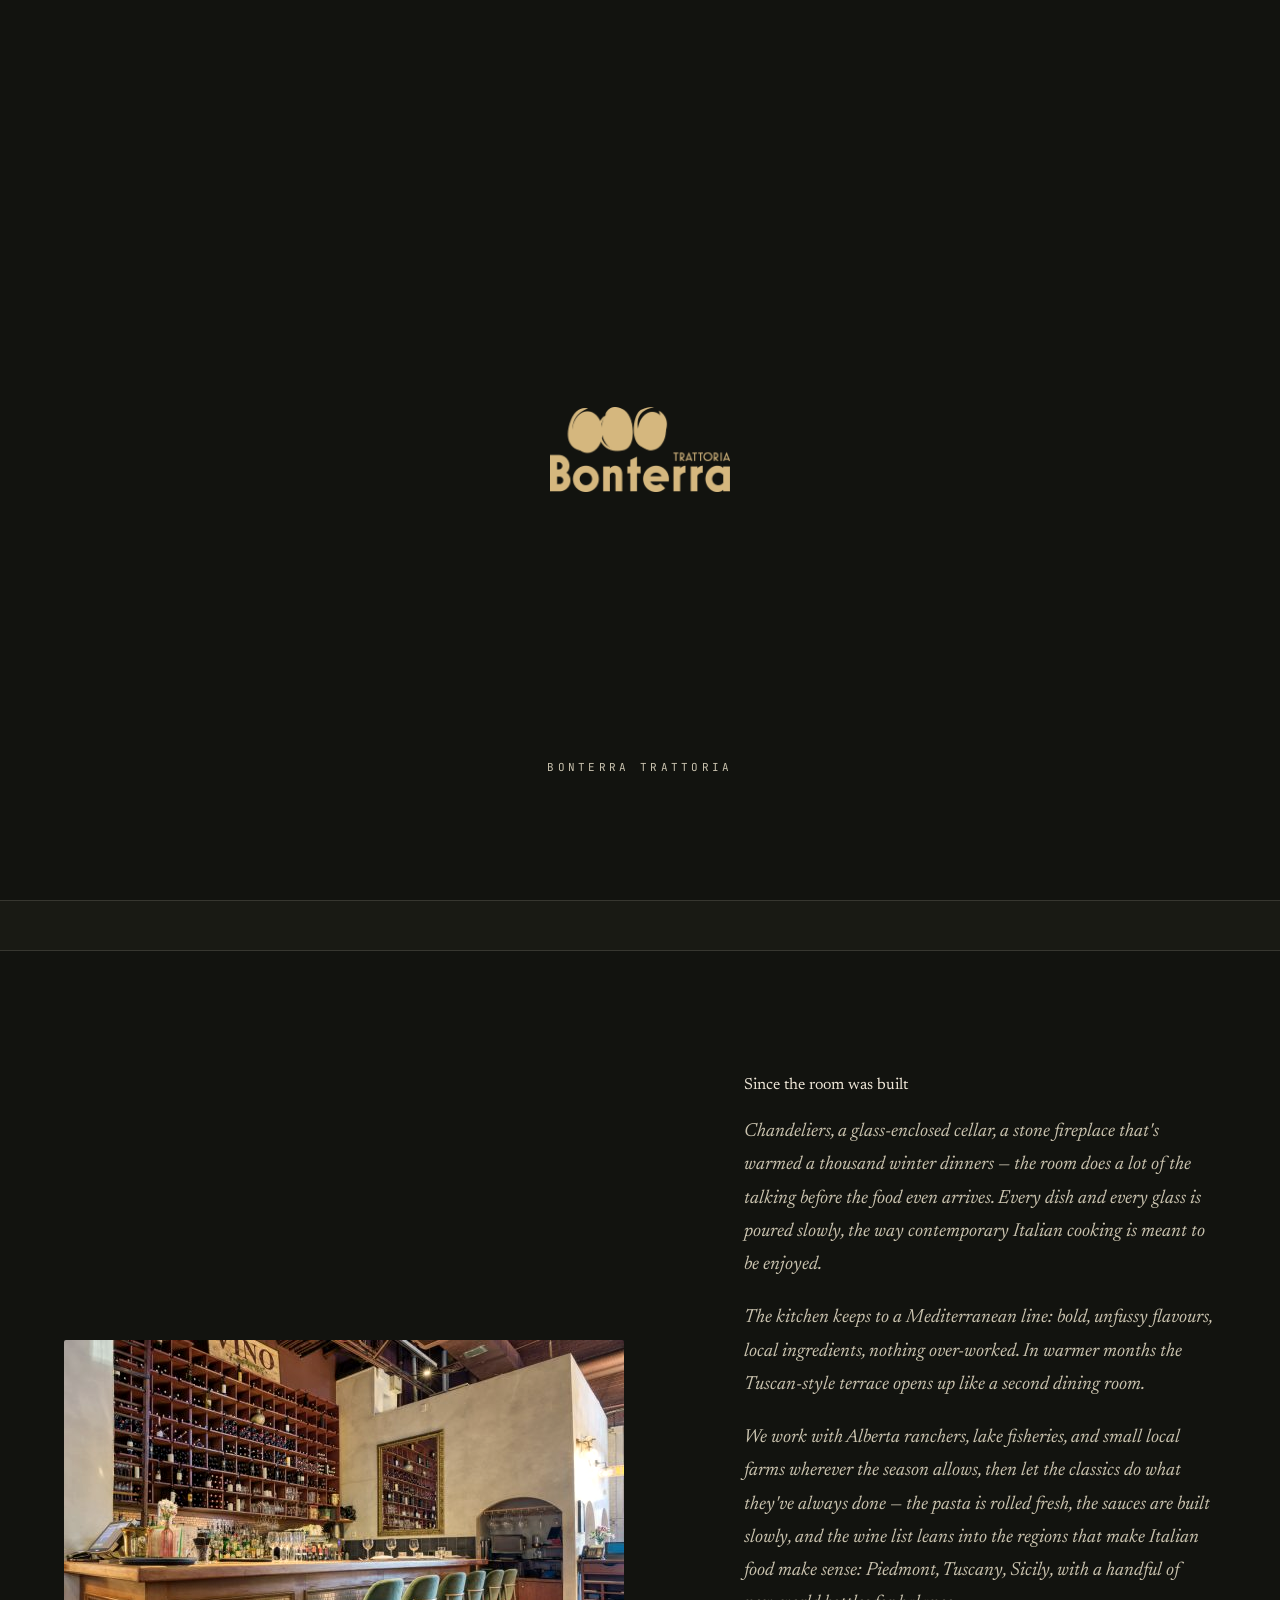
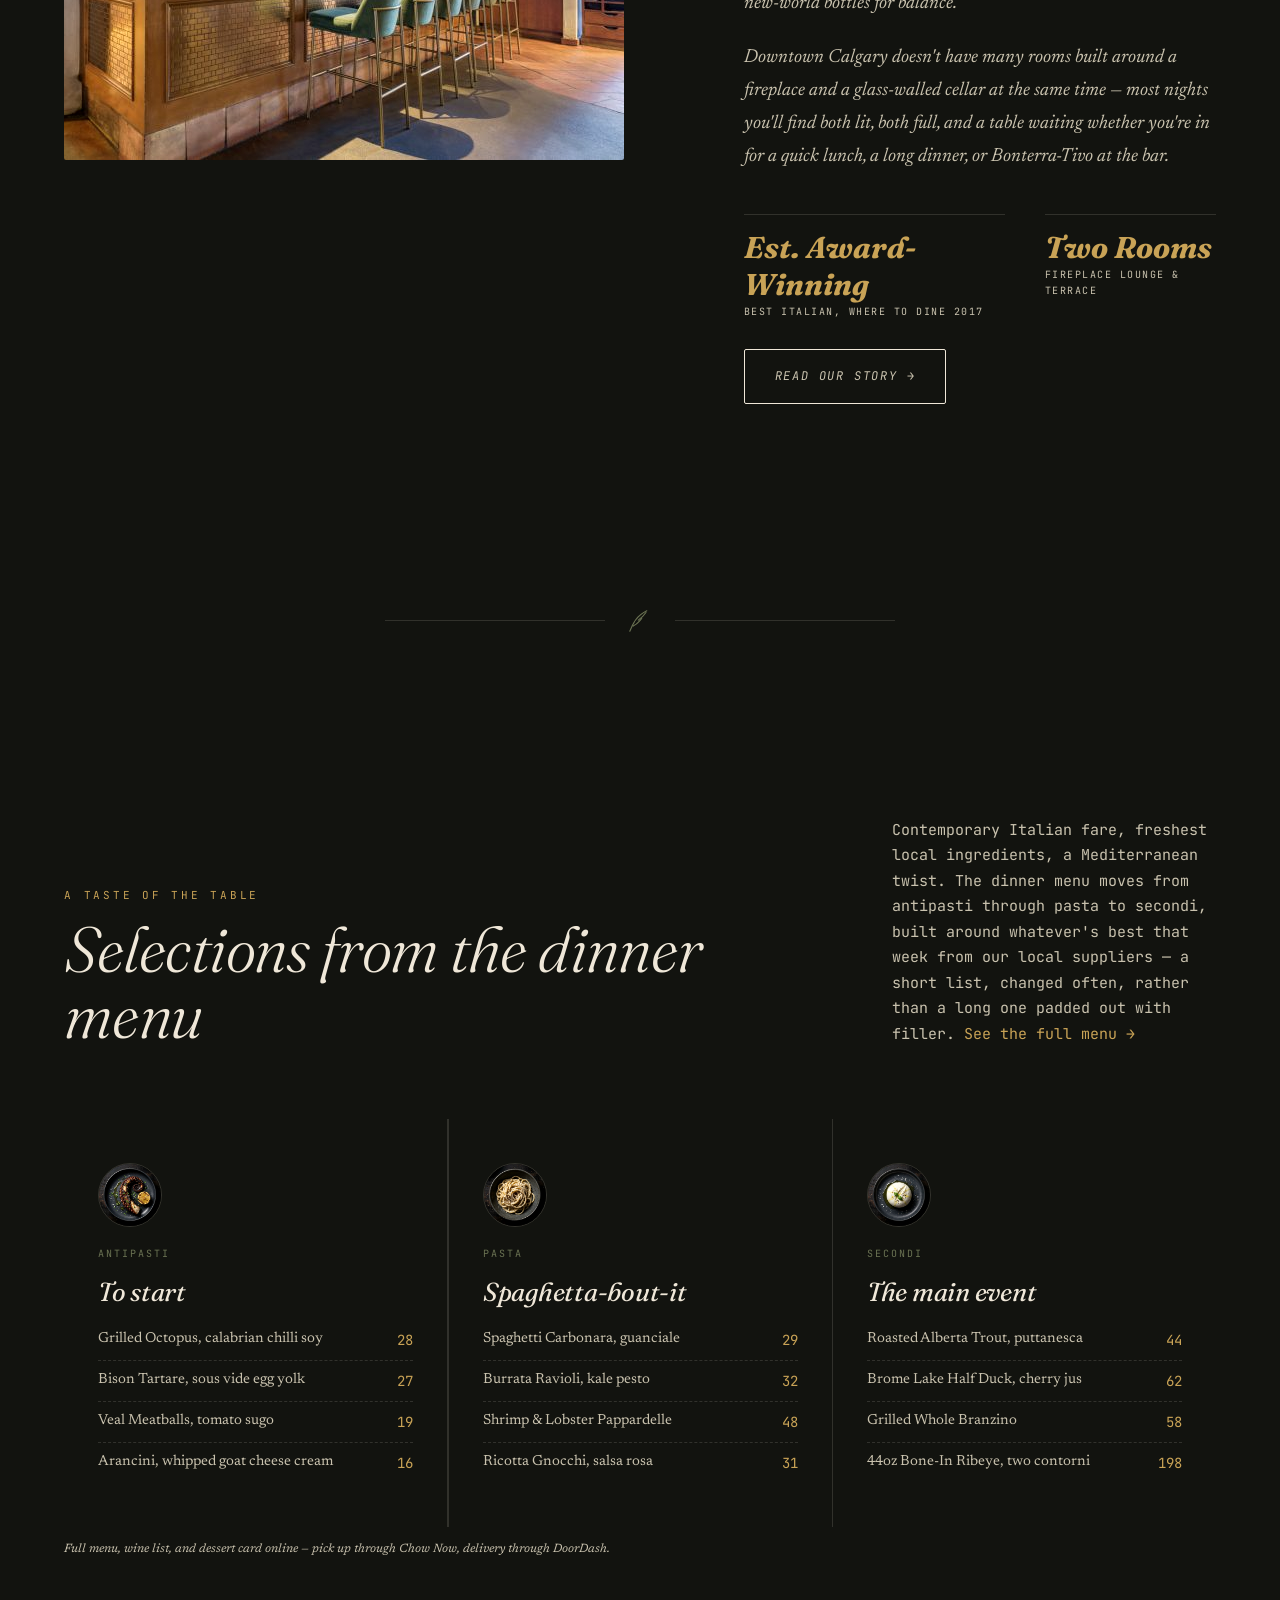
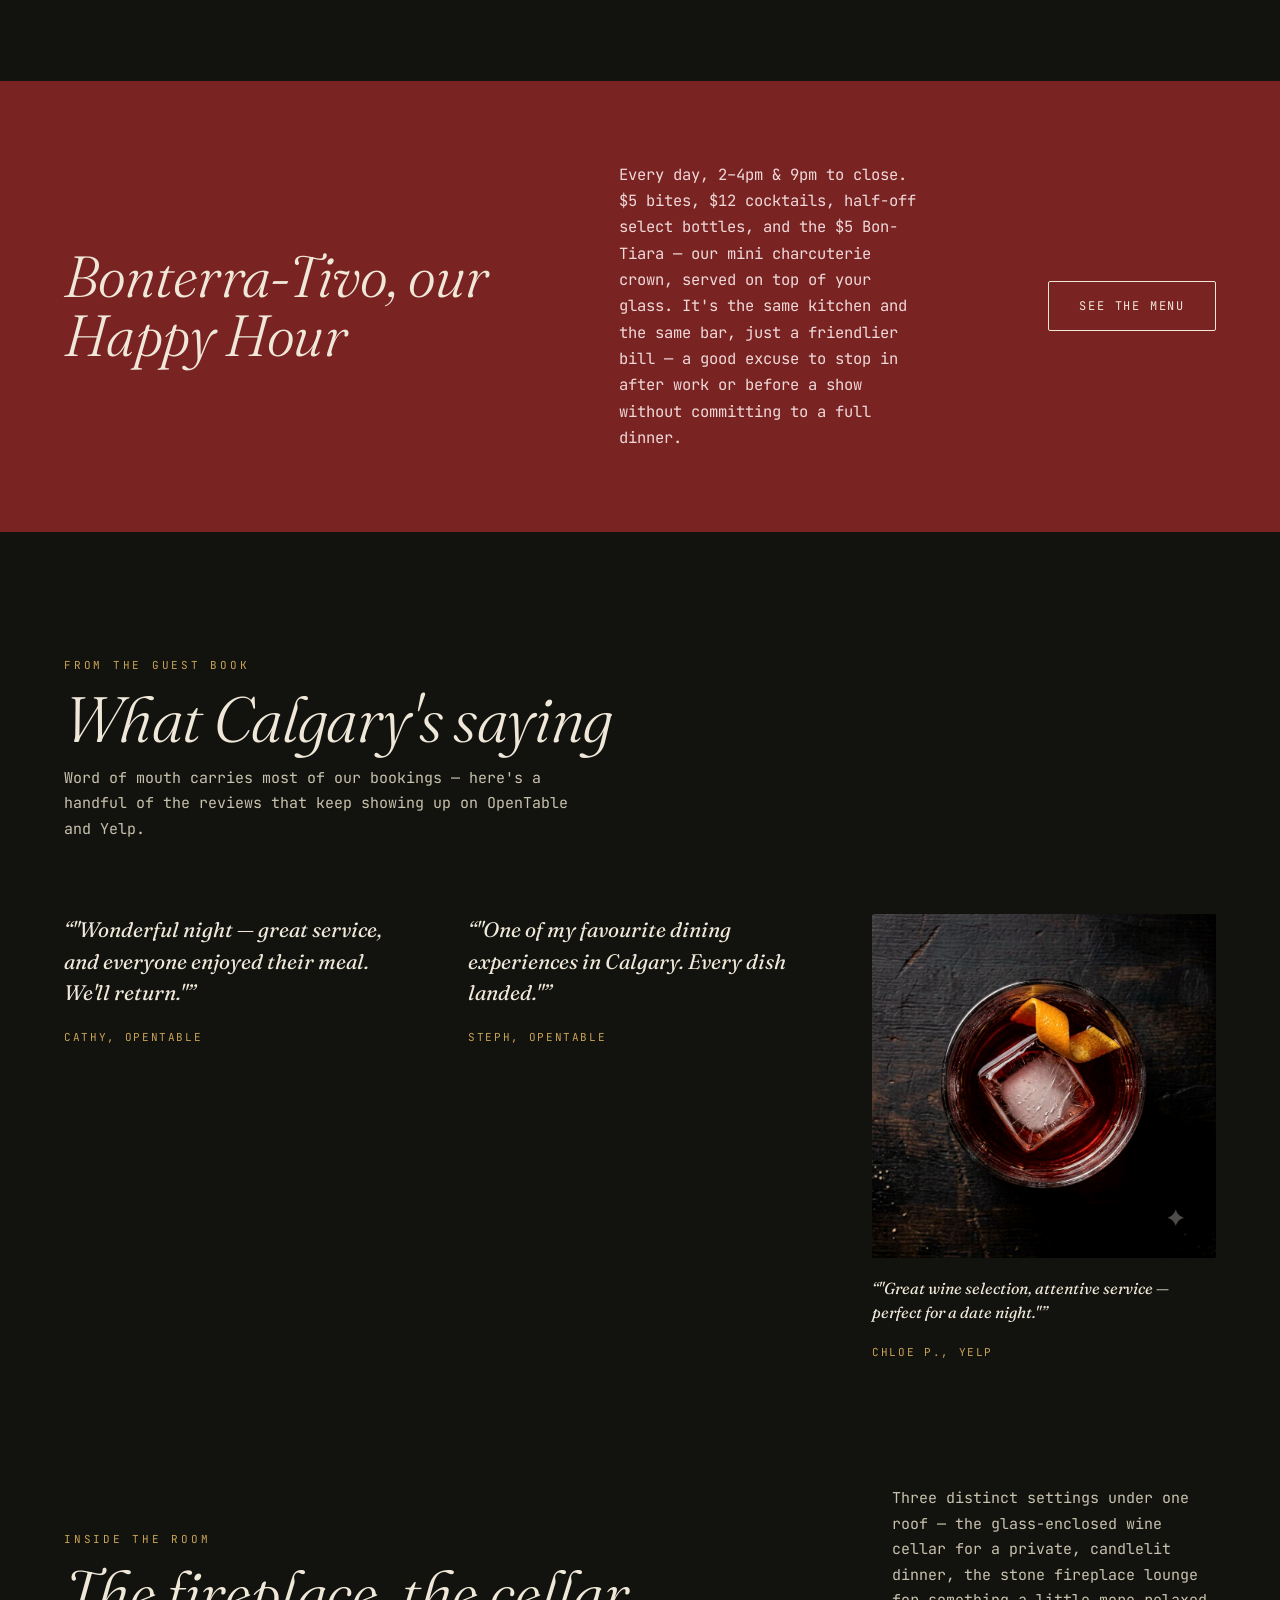
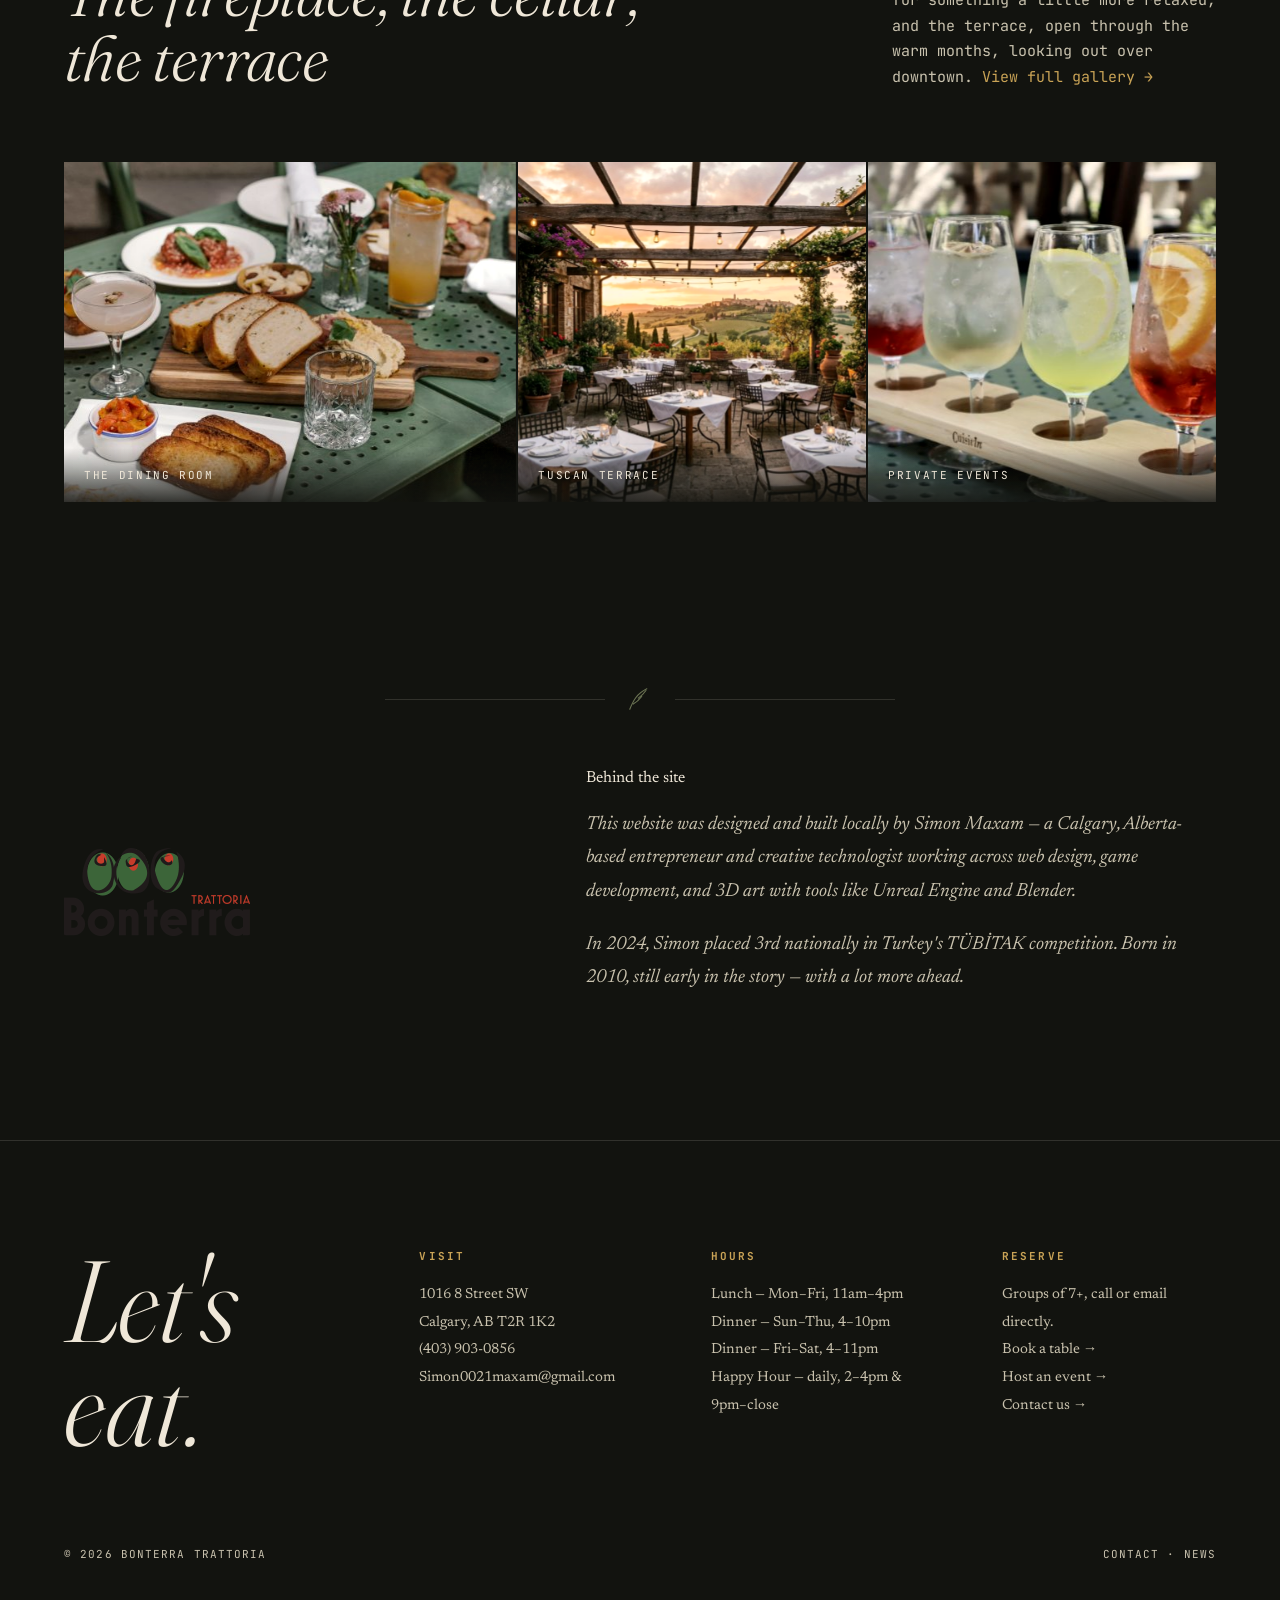
<file: index.html>
<!DOCTYPE html>
<html lang="en">
<head>
<meta charset="UTF-8">
<meta name="viewport" content="width=device-width, initial-scale=1.0">
<title>Bonterra Trattoria — Italian in Calgary</title>
<meta name="description" content="Contemporary Italian in downtown Calgary — wine cellar, stone fireplace, Tuscan terrace, daily happy hour.">
<meta name="google-site-verification" content="l2YjvGYrHreu2o8BLZEU6kNUB42N-qMjYrD57MZEdsE">
<link rel="canonical" href="https://bonterra-website.pages.dev/">
<link rel="icon" href="/favicon.ico" sizes="any">
<link rel="icon" type="image/svg+xml" href="images/SVG/bonterra-logo-icon.svg">
<link rel="icon" type="image/png" sizes="180x180" href="images/favicon.png">
<link rel="apple-touch-icon" href="images/favicon.png">
<meta property="og:title" content="Bonterra Trattoria — Downtown Calgary">
<meta property="og:description" content="Contemporary Italian fare, a glass-enclosed wine cellar, and a Tuscan-style terrace in the heart of downtown Calgary.">
<meta property="og:type" content="restaurant">
<meta property="og:url" content="https://bonterra-website.pages.dev/">
<meta property="og:image" content="https://bonterra-website.pages.dev/images/hero-dining-room.jpg">
<meta name="twitter:card" content="summary_large_image">
<link rel="preconnect" href="https://fonts.googleapis.com">
<link rel="preconnect" href="https://fonts.gstatic.com" crossorigin>
<link rel="preload" as="style" href="https://fonts.googleapis.com/css2?family=Fraunces:opsz,wght,ital@9..144,300..700,0..1&family=Newsreader:ital,wght@1,400;1,500&family=JetBrains+Mono:wght@400;500&display=swap">
<link href="https://fonts.googleapis.com/css2?family=Fraunces:opsz,wght,ital@9..144,300..700,0..1&family=Newsreader:ital,wght@1,400;1,500&family=JetBrains+Mono:wght@400;500&display=swap" rel="stylesheet" media="print" onload="this.media='all'">
<noscript><link href="https://fonts.googleapis.com/css2?family=Fraunces:opsz,wght,ital@9..144,300..700,0..1&family=Newsreader:ital,wght@1,400;1,500&family=JetBrains+Mono:wght@400;500&display=swap" rel="stylesheet"></noscript>
<link rel="stylesheet" href="style.css">
<script type="application/ld+json">
{
  "@context": "https://schema.org",
  "@type": "Restaurant",
  "name": "Bonterra Trattoria",
  "image": "https://bonterra-website.pages.dev/images/hero-dining-room.jpg",
  "url": "https://bonterra-website.pages.dev/",
  "telephone": "+1-403-903-0856",
  "servesCuisine": "Italian",
  "priceRange": "$$$",
  "address": {
    "@type": "PostalAddress",
    "streetAddress": "1016 8 Street SW",
    "addressLocality": "Calgary",
    "addressRegion": "AB",
    "postalCode": "T2R 1K2",
    "addressCountry": "CA"
  },
  "openingHoursSpecification": [
    {"@type":"OpeningHoursSpecification","dayOfWeek":["Monday","Tuesday","Wednesday","Thursday","Friday"],"opens":"11:00","closes":"22:00"},
    {"@type":"OpeningHoursSpecification","dayOfWeek":["Saturday"],"opens":"16:00","closes":"23:00"},
    {"@type":"OpeningHoursSpecification","dayOfWeek":["Sunday"],"opens":"16:00","closes":"22:00"}
  ],
  "sameAs": []
}
</script>
</head>
<body>

<div id="loader">
  <div class="loader-greet" id="loaderGreet"></div>
  <div class="loader-mark"><img src="images/logo.png" alt="Bonterra"></div>
  <div class="loader-label">Bonterra Trattoria</div>
</div>

<div class="cursor-dot"></div>
<div class="cursor-ring"></div>
<div class="cursor-glow"></div>

<div class="drift-olive" id="driftOlive" aria-hidden="true">
  <svg viewBox="0 0 60 60"><path d="M22 10 C30 6 40 8 44 4" stroke="#5A6B3D" stroke-width="3" fill="none" stroke-linecap="round"/><ellipse cx="20" cy="16" rx="9" ry="5" fill="#6b7353" transform="rotate(-30 20 16)"/><ellipse cx="30" cy="38" rx="15" ry="19" fill="#5f7a3f"/><ellipse cx="25" cy="30" rx="6" ry="8" fill="#3c4f26" opacity="0.55"/><ellipse cx="35" cy="32" rx="4" ry="7" fill="#8aa564" opacity="0.5"/></svg>
</div>

<header>
  <a href="index.html" class="wordmark"><img src="images/logo-icon.png" alt="Bonterra Trattoria olive branch logo"> Bonterra</a>
  <button class="menu-toggle" aria-label="Toggle menu"><span></span><span></span><span></span></button>
  <nav>
    <ul>
      <li><a href="about.html">About</a></li>
      <li><a href="menu.html">Menu</a></li>
      <li><a href="gallery.html">Gallery</a></li>
      <li><a href="events.html">Events</a></li>
      <li><a href="news.html">News</a></li>
      <li><a href="contact.html">Contact</a></li>
    </ul>
  </nav>
  <a href="reservations.html" class="nav-cta">Reserve</a>
  <button class="music-toggle" id="musicToggle" aria-label="Toggle background music" aria-pressed="false">
    <svg viewBox="0 0 24 24" width="17" height="17"><path fill="currentColor" d="M9 18V5.5l10-2.2v11.9M9 18a3 3 0 1 1-3-3 3 3 0 0 1 3 3Zm10-3.8a3 3 0 1 1-3-3 3 3 0 0 1 3 3Z"/></svg>
  </button>
  <audio id="bgAudio" src="audio/ambience.mp3" loop preload="none"></audio>
</header>

<section class="hero" id="top">
  <div class="hero-eyebrow">Downtown Calgary · 1016 8 Street SW</div>
  <h1>Contemporary Italian,<br>poured slowly.</h1>
  <p class="hero-sub">A wine cellar wall, a stone fireplace, a kitchen that treats simple ingredients seriously. This is Bonterra.</p>
  <div class="scroll-cue"><span>Scroll</span><div class="line"></div></div>
</section>

<div class="ticker-wrap">
  <div class="ticker">
    <span><b>Bonterra-Tivo</b> — Happy Hour daily 2–4pm &amp; 9pm–close</span>
    <span><b>$5</b> House-made focaccia, cultured butter</span>
    <span><b>$12</b> Cocktails during Bonterra-Tivo</span>
    <span><b>50% off</b> bottles of wine under $100</span>
    <span><b>The Sunday Chop</b> — dine-in only, Sundays after 4pm</span>
    <span aria-hidden="true"><span class="tick-em">Bonterra-Tivo</span> — Happy Hour daily 2–4pm &amp; 9pm–close</span>
    <span aria-hidden="true"><span class="tick-em">$5</span> House-made focaccia, cultured butter</span>
    <span aria-hidden="true"><span class="tick-em">$12</span> Cocktails during Bonterra-Tivo</span>
    <span aria-hidden="true"><span class="tick-em">50% off</span> bottles of wine under $100</span>
    <span aria-hidden="true"><span class="tick-em">The Sunday Chop</span> — dine-in only, Sundays after 4pm</span>
  </div>
</div>

<section id="about">
  <div class="about-grid">
    <img class="reveal" src="images/bonterra-wine-bar-560x420.jpg" alt="Bonterra wine bar" loading="lazy">
    <div class="about-copy reveal">
      <span class="section-head tag" style="margin-bottom:22px;">Since the room was built</span>
      <p>Chandeliers, a glass-enclosed cellar, a stone fireplace that's warmed a thousand winter dinners — the room does a lot of the talking before the food even arrives. Every dish and every glass is poured slowly, the way contemporary Italian cooking is meant to be enjoyed.</p>
      <p>The kitchen keeps to a Mediterranean line: bold, unfussy flavours, local ingredients, nothing over-worked. In warmer months the Tuscan-style terrace opens up like a second dining room.</p>
      <p>We work with Alberta ranchers, lake fisheries, and small local farms wherever the season allows, then let the classics do what they've always done — the pasta is rolled fresh, the sauces are built slowly, and the wine list leans into the regions that make Italian food make sense: Piedmont, Tuscany, Sicily, with a handful of new-world bottles for balance.</p>
      <p>Downtown Calgary doesn't have many rooms built around a fireplace and a glass-walled cellar at the same time — most nights you'll find both lit, both full, and a table waiting whether you're in for a quick lunch, a long dinner, or Bonterra-Tivo at the bar.</p>
      <div class="about-stats">
        <div><b>Est. Award-Winning</b><span>Best Italian, Where to Dine 2017</span></div>
        <div><b>Two Rooms</b><span>Fireplace lounge &amp; terrace</span></div>
      </div>
      <p style="margin-top:30px;"><a href="about.html" class="hh-cta" style="display:inline-block;">Read our story →</a></p>
    </div>
  </div>
</section>

<div class="olive-divider reveal"><div class="stem"></div><svg viewBox="0 0 40 40"><path d="M8,32 C12,22 16,14 28,8"/><path d="M12,26 C16,24 19,21 22,17"/><path d="M18,19 C22,16 25,13 27,10" /></svg><div class="stem"></div></div>

<section id="menu">
  <div class="section-head reveal">
    <div>
      <span class="tag">A taste of the table</span>
      <h2>Selections from the dinner menu</h2>
    </div>
    <p>Contemporary Italian fare, freshest local ingredients, a Mediterranean twist. The dinner menu moves from antipasti through pasta to secondi, built around whatever's best that week from our local suppliers — a short list, changed often, rather than a long one padded out with filler. <a href="menu.html" style="color:var(--brass);">See the full menu →</a></p>
  </div>
  <div class="menu-cards reveal">
    <div class="menu-card">
      <img class="dish-photo" src="images/dish-octopus.jpg" alt="Grilled octopus" loading="lazy">
      <span class="cat">Antipasti</span>
      <h3>To start</h3>
      <div class="dish-row"><span class="dish-name">Grilled Octopus, calabrian chilli soy</span><span class="dish-price">28</span></div>
      <div class="dish-row"><span class="dish-name">Bison Tartare, sous vide egg yolk</span><span class="dish-price">27</span></div>
      <div class="dish-row"><span class="dish-name">Veal Meatballs, tomato sugo</span><span class="dish-price">19</span></div>
      <div class="dish-row"><span class="dish-name">Arancini, whipped goat cheese cream</span><span class="dish-price">16</span></div>
    </div>
    <div class="menu-card">
      <img class="dish-photo" src="images/dish-cacio-e-pepe.jpg" alt="Cacio e pepe" loading="lazy">
      <span class="cat">Pasta</span>
      <h3>Spaghetta-bout-it</h3>
      <div class="dish-row"><span class="dish-name">Spaghetti Carbonara, guanciale</span><span class="dish-price">29</span></div>
      <div class="dish-row"><span class="dish-name">Burrata Ravioli, kale pesto</span><span class="dish-price">32</span></div>
      <div class="dish-row"><span class="dish-name">Shrimp &amp; Lobster Pappardelle</span><span class="dish-price">48</span></div>
      <div class="dish-row"><span class="dish-name">Ricotta Gnocchi, salsa rosa</span><span class="dish-price">31</span></div>
    </div>
    <div class="menu-card">
      <img class="dish-photo" src="images/dish-burrata.jpg" alt="Burrata" loading="lazy">
      <span class="cat">Secondi</span>
      <h3>The main event</h3>
      <div class="dish-row"><span class="dish-name">Roasted Alberta Trout, puttanesca</span><span class="dish-price">44</span></div>
      <div class="dish-row"><span class="dish-name">Brome Lake Half Duck, cherry jus</span><span class="dish-price">62</span></div>
      <div class="dish-row"><span class="dish-name">Grilled Whole Branzino</span><span class="dish-price">58</span></div>
      <div class="dish-row"><span class="dish-name">44oz Bone-In Ribeye, two contorni</span><span class="dish-price">198</span></div>
    </div>
  </div>
  <p class="menu-note reveal">Full menu, wine list, and dessert card online — pick up through Chow Now, delivery through DoorDash.</p>
</section>

<section id="happy-hour" style="padding:0;">
  <div class="hh-band reveal">
    <h2>Bonterra-Tivo, our Happy Hour</h2>
    <p>Every day, 2–4pm &amp; 9pm to close. $5 bites, $12 cocktails, half-off select bottles, and the $5 Bon-Tiara — our mini charcuterie crown, served on top of your glass. It's the same kitchen and the same bar, just a friendlier bill — a good excuse to stop in after work or before a show without committing to a full dinner.</p>
    <a href="menu.html#happy-hour" class="hh-cta">See the menu</a>
  </div>
</section>

<section>
  <div class="section-head reveal">
    <div><span class="tag">From the guest book</span><h2>What Calgary's saying</h2><p style="max-width:520px;margin-top:14px;color:var(--parchment-dim);">Word of mouth carries most of our bookings — here's a handful of the reviews that keep showing up on OpenTable and Yelp.</p></div>
  </div>
  <div class="reviews reveal">
    <div class="review"><q>"Wonderful night — great service, and everyone enjoyed their meal. We'll return."</q><span class="who">Cathy, OpenTable</span></div>
    <div class="review"><q>"One of my favourite dining experiences in Calgary. Every dish landed."</q><span class="who">Steph, OpenTable</span></div>
    <div class="review">
      <img src="images/cocktail-negroni.jpg" alt="Bonterra cocktail" style="width:100%;aspect-ratio:1;object-fit:cover;border-radius:2px;margin-bottom:18px;filter:sepia(0.1) contrast(1.05);">
      <q style="font-size:16px;">"Great wine selection, attentive service — perfect for a date night."</q><span class="who">Chloe P., Yelp</span>
    </div>
  </div>
</section>

<section style="padding-top:0;">
  <div class="section-head reveal">
    <div><span class="tag">Inside the room</span><h2>The fireplace, the cellar, the terrace</h2></div>
    <p>Three distinct settings under one roof — the glass-enclosed wine cellar for a private, candlelit dinner, the stone fireplace lounge for something a little more relaxed, and the terrace, open through the warm months, looking out over downtown. <a href="gallery.html" style="color:var(--brass);">View full gallery →</a></p>
  </div>
  <div class="strip reveal">
    <figure><img src="images/IMG_9889-min-940x420.jpg" alt="Dining room"><figcaption>The dining room</figcaption></figure>
    <figure><img src="images/terrace-sunset.jpg" alt="Terrace at sunset"><figcaption>Tuscan terrace</figcaption></figure>
    <figure><img src="images/IMG_5061-940x420.jpg" alt="Private event space"><figcaption>Private events</figcaption></figure>
  </div>
</section>

<div class="olive-divider reveal"><div class="stem"></div><svg viewBox="0 0 40 40"><path d="M8,32 C12,22 16,14 28,8"/><path d="M12,26 C16,24 19,21 22,17"/><path d="M18,19 C22,16 25,13 27,10" /></svg><div class="stem"></div></div>

<section style="padding-top:0;">
  <div class="about-grid" style="grid-template-columns:0.8fr 1.2fr;">
    <img class="reveal" src="images/logo.png" alt="Simon Maxam, creator of this website" loading="lazy">
    <div class="about-copy reveal">
      <span class="section-head tag" style="margin-bottom:22px;">Behind the site</span>
      <p>This website was designed and built locally by Simon Maxam — a Calgary, Alberta-based entrepreneur and creative technologist working across web design, game development, and 3D art with tools like Unreal Engine and Blender.</p>
      <p>In 2024, Simon placed 3rd nationally in Turkey's TÜBİTAK competition. Born in 2010, still early in the story — with a lot more ahead.</p>
    </div>
  </div>
</section>

<footer id="visit">
  <div class="footer-grid">
    <div>
      <div class="footer-word">Let's<br>eat.</div>
    </div>
    <div>
      <h4>Visit</h4>
      <p>1016 8 Street SW<br>Calgary, AB T2R 1K2</p>
      <a href="tel:4039030856">(403) 903-0856</a>
      <a href="mailto:Simon0021maxam@gmail.com">Simon0021maxam@gmail.com</a>
    </div>
    <div>
      <h4>Hours</h4>
      <p>Lunch — Mon–Fri, 11am–4pm</p>
      <p>Dinner — Sun–Thu, 4–10pm</p>
      <p>Dinner — Fri–Sat, 4–11pm</p>
      <p>Happy Hour — daily, 2–4pm &amp; 9pm–close</p>
    </div>
    <div>
      <h4>Reserve</h4>
      <p>Groups of 7+, call or email directly.</p>
      <a href="reservations.html">Book a table →</a>
      <a href="events.html">Host an event →</a>
      <a href="contact.html">Contact us →</a>
    </div>
  </div>
  <div class="footer-bottom">
    <span>© 2026 Bonterra Trattoria</span>
    <span><a href="contact.html">Contact</a> · <a href="news.html">News</a></span>
  </div>
</footer>

<script src="script.js"></script>
</body>
</html>
</file>
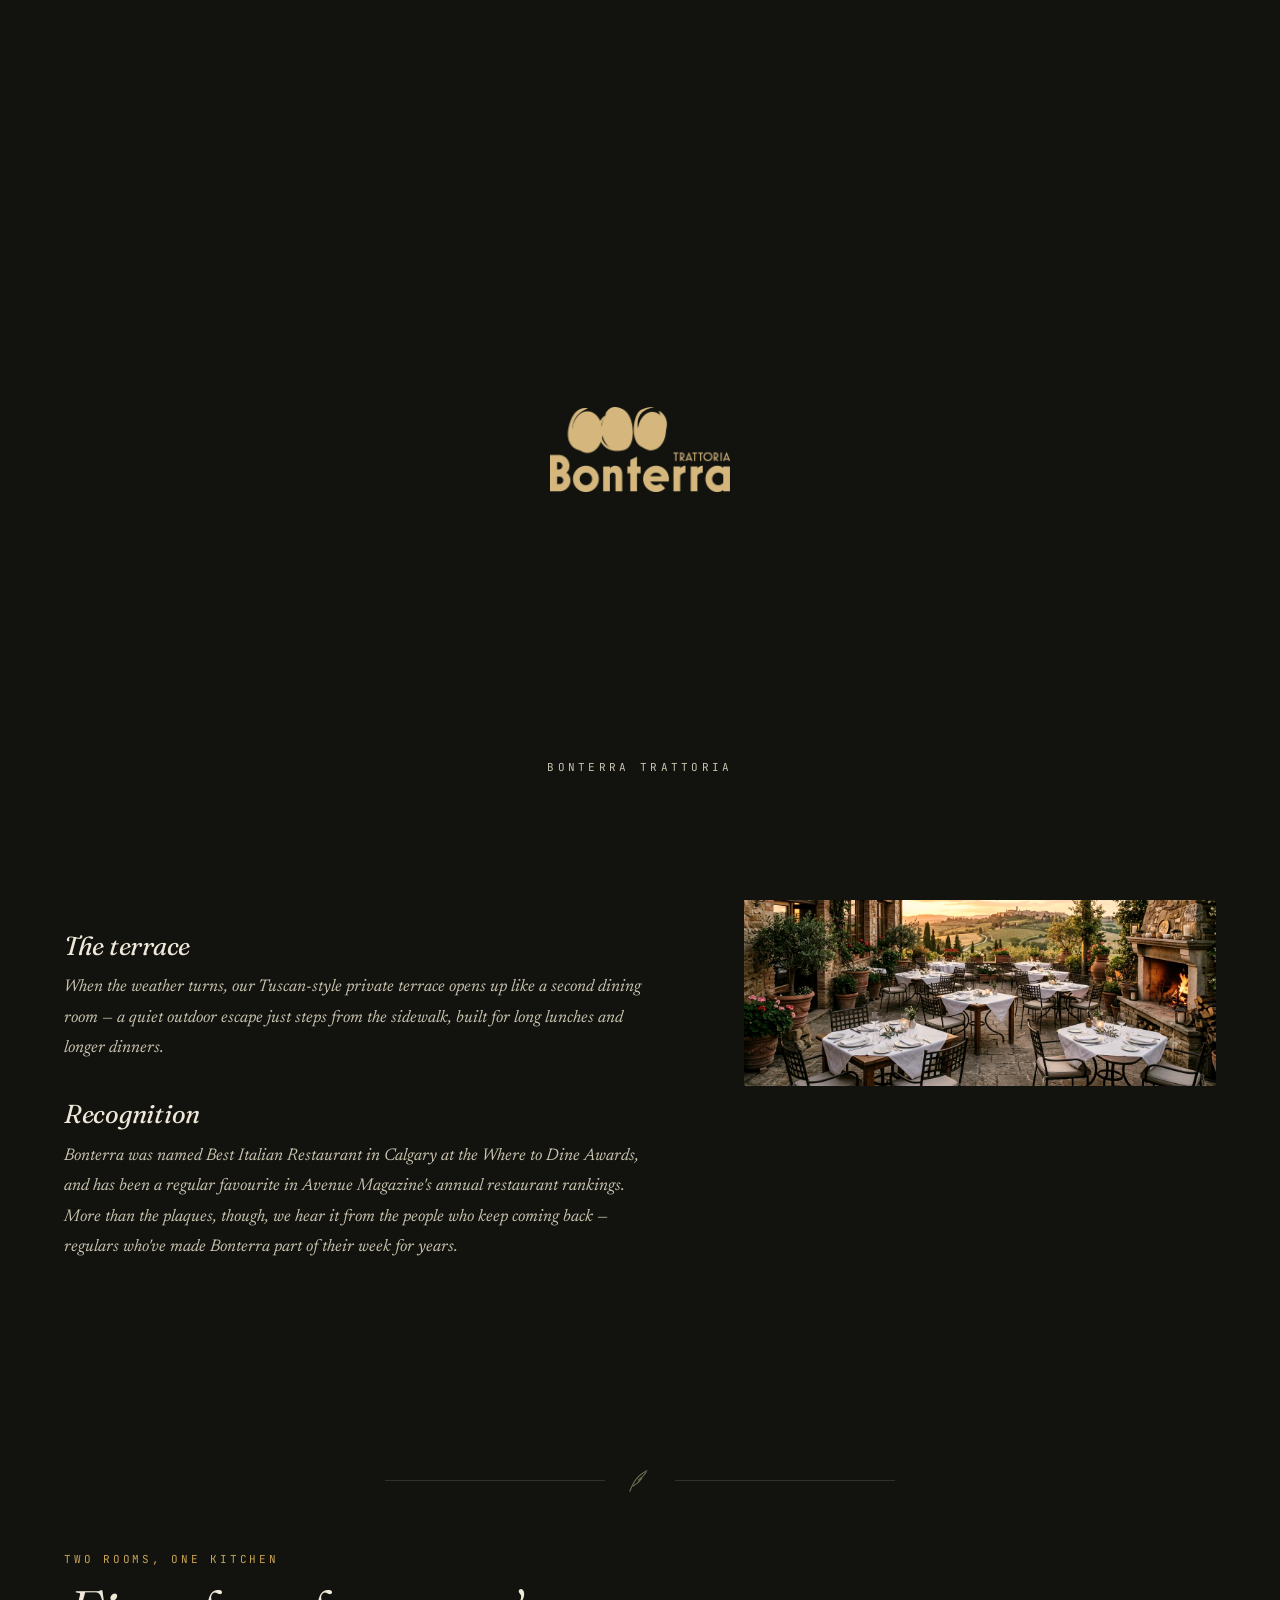
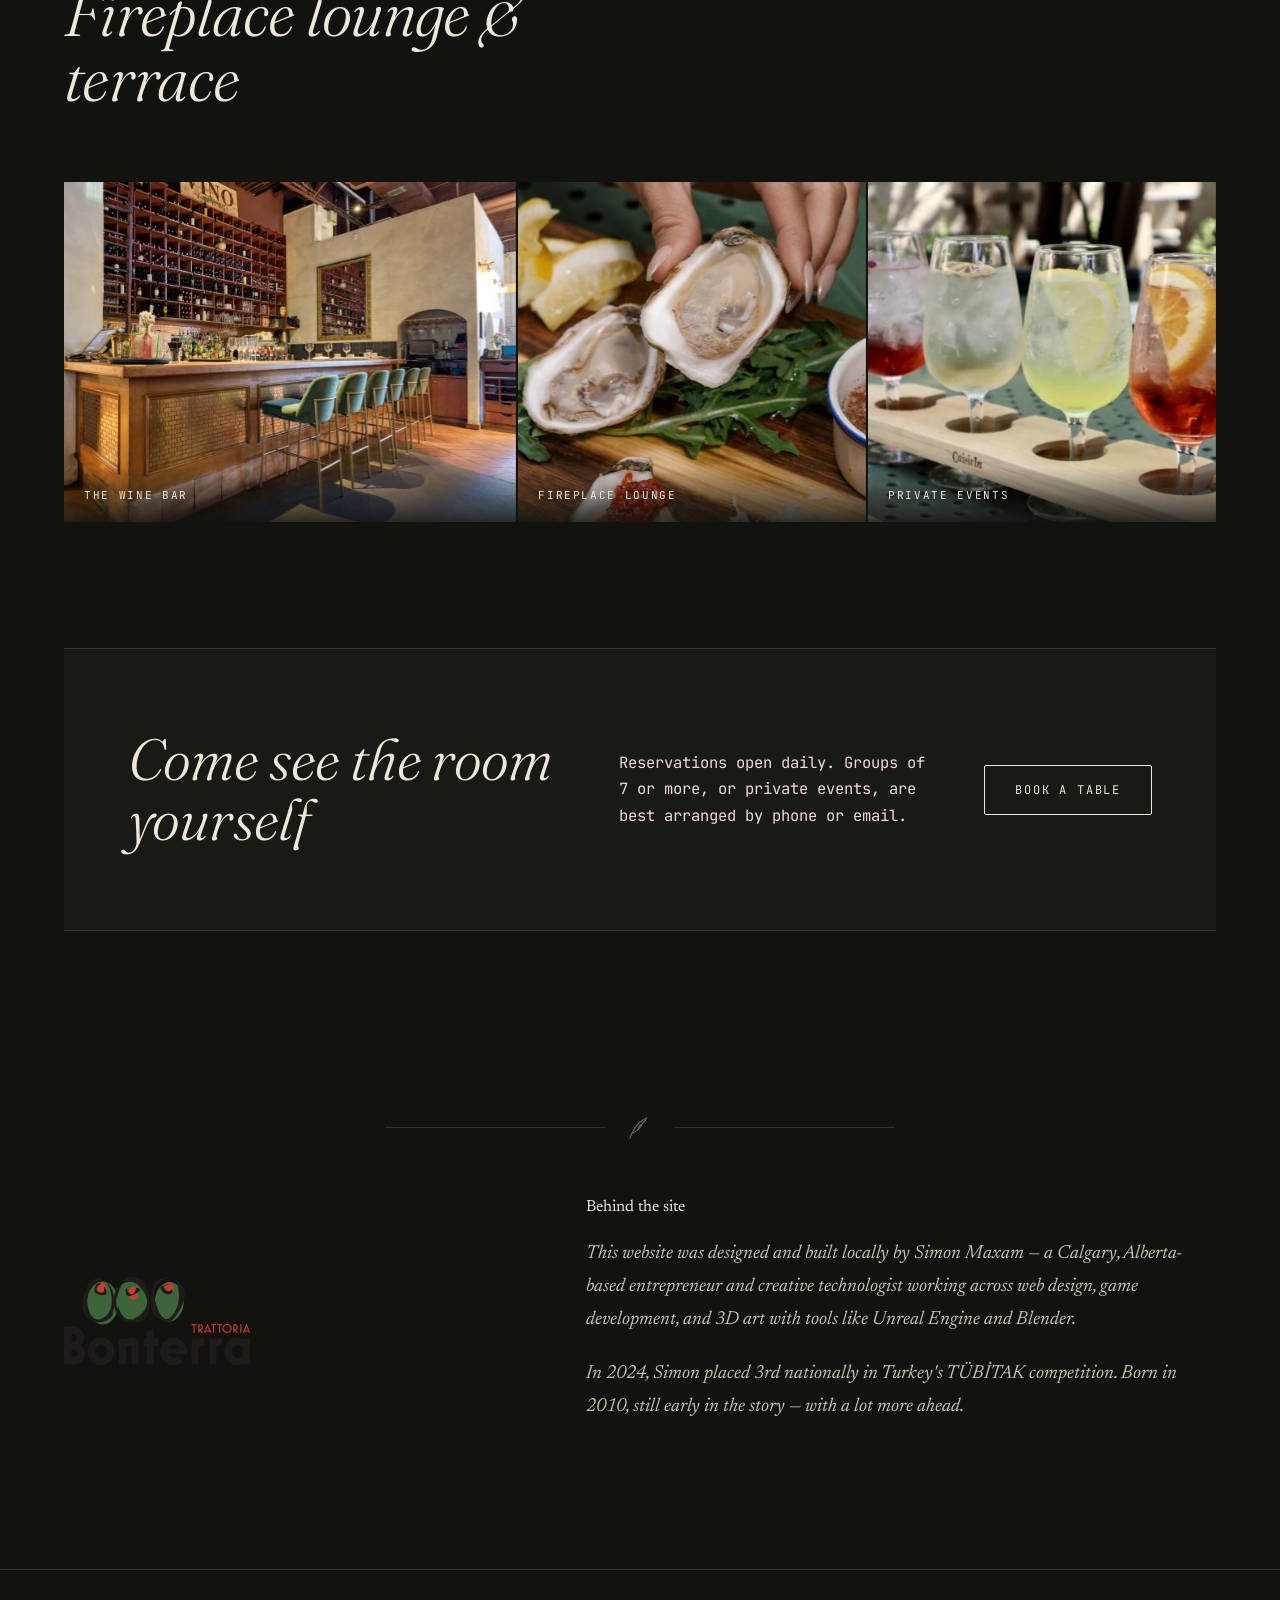
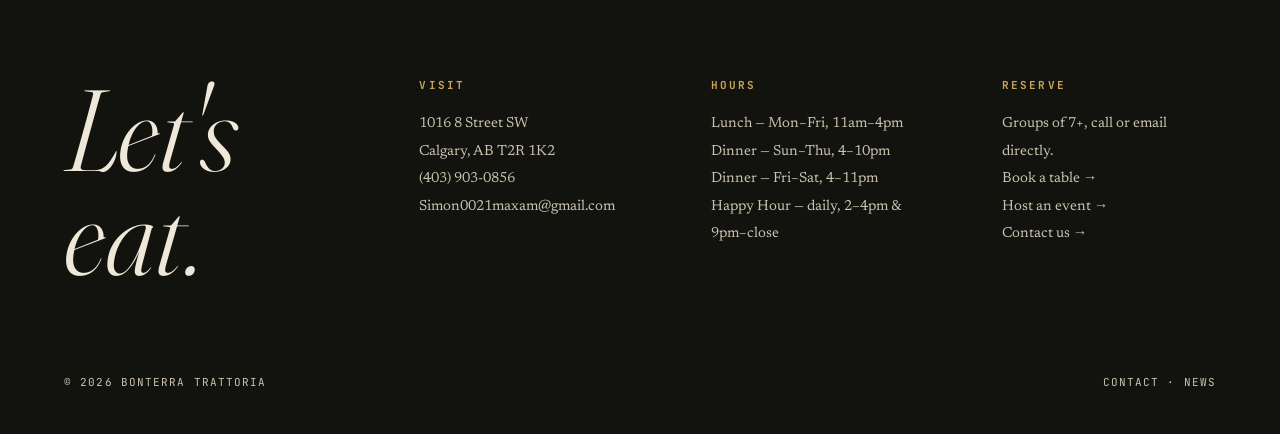
<file: about.html>
<!DOCTYPE html>
<html lang="en">
<head>
<meta charset="UTF-8">
<meta name="viewport" content="width=device-width, initial-scale=1.0">
<title>About Bonterra Trattoria — Downtown Calgary Italian Restaurant</title>
<meta name="description" content="The story of Bonterra Trattoria: a wine cellar wall, a stone fireplace, and a Tuscan-style terrace in downtown Calgary. Award-winning Italian cooking since our doors opened.">
<link rel="canonical" href="https://bonterra-website.pages.dev/about.html">
<link rel="icon" href="/favicon.ico" sizes="any">
<link rel="icon" type="image/svg+xml" href="images/SVG/bonterra-logo-icon.svg">
<link rel="icon" type="image/png" sizes="180x180" href="images/favicon.png">
<link rel="apple-touch-icon" href="images/favicon.png">
<meta property="og:title" content="About Bonterra Trattoria">
<meta property="og:description" content="The room, the kitchen, and the story behind Calgary's award-winning Italian trattoria.">
<meta property="og:image" content="https://bonterra-website.pages.dev/images/hero-dining-room.jpg">
<link rel="preconnect" href="https://fonts.googleapis.com">
<link rel="preconnect" href="https://fonts.gstatic.com" crossorigin>
<link rel="preload" as="style" href="https://fonts.googleapis.com/css2?family=Fraunces:opsz,wght,ital@9..144,300..700,0..1&family=Newsreader:ital,wght@1,400;1,500&family=JetBrains+Mono:wght@400;500&display=swap">
<link href="https://fonts.googleapis.com/css2?family=Fraunces:opsz,wght,ital@9..144,300..700,0..1&family=Newsreader:ital,wght@1,400;1,500&family=JetBrains+Mono:wght@400;500&display=swap" rel="stylesheet" media="print" onload="this.media='all'">
<noscript><link href="https://fonts.googleapis.com/css2?family=Fraunces:opsz,wght,ital@9..144,300..700,0..1&family=Newsreader:ital,wght@1,400;1,500&family=JetBrains+Mono:wght@400;500&display=swap" rel="stylesheet"></noscript>
<link rel="stylesheet" href="style.css">
</head>
<body>

<div id="loader">
  <div class="loader-greet" id="loaderGreet"></div>
  <div class="loader-mark"><img src="images/logo.png" alt="Bonterra"></div>
  <div class="loader-label">Bonterra Trattoria</div>
</div>
<div class="cursor-dot"></div>
<div class="cursor-ring"></div>
<div class="cursor-glow"></div>

<div class="drift-olive" id="driftOlive" aria-hidden="true">
  <svg viewBox="0 0 60 60"><path d="M22 10 C30 6 40 8 44 4" stroke="#5A6B3D" stroke-width="3" fill="none" stroke-linecap="round"/><ellipse cx="20" cy="16" rx="9" ry="5" fill="#6b7353" transform="rotate(-30 20 16)"/><ellipse cx="30" cy="38" rx="15" ry="19" fill="#5f7a3f"/><ellipse cx="25" cy="30" rx="6" ry="8" fill="#3c4f26" opacity="0.55"/><ellipse cx="35" cy="32" rx="4" ry="7" fill="#8aa564" opacity="0.5"/></svg>
</div>

<header>
  <a href="index.html" class="wordmark"><img src="images/logo-icon.png" alt="Bonterra Trattoria olive branch logo"> Bonterra</a>
  <button class="menu-toggle" aria-label="Toggle menu"><span></span><span></span><span></span></button>
  <nav>
    <ul>
      <li><a href="about.html">About</a></li>
      <li><a href="menu.html">Menu</a></li>
      <li><a href="gallery.html">Gallery</a></li>
      <li><a href="events.html">Events</a></li>
      <li><a href="news.html">News</a></li>
      <li><a href="contact.html">Contact</a></li>
    </ul>
  </nav>
  <a href="reservations.html" class="nav-cta">Reserve</a>
  <button class="music-toggle" id="musicToggle" aria-label="Toggle background music" aria-pressed="false">
    <svg viewBox="0 0 24 24" width="17" height="17"><path fill="currentColor" d="M9 18V5.5l10-2.2v11.9M9 18a3 3 0 1 1-3-3 3 3 0 0 1 3 3Zm10-3.8a3 3 0 1 1-3-3 3 3 0 0 1 3 3Z"/></svg>
  </button>
  <audio id="bgAudio" src="audio/ambience.mp3" loop preload="none"></audio>
</header>

<section class="page-hero" style="background-image:url('images/hero-dining-room.jpg');">
  <div class="hero-eyebrow">Our story</div>
  <h1>A room built to slow you down.</h1>
  <div class="breadcrumb"><a href="index.html">Home</a> / About</div>
</section>

<section>
  <div class="about-grid">
    <div class="about-copy reveal">
      <span class="section-head tag" style="margin-bottom:22px;">Since the room was built</span>
      <div class="prose">
        <p>Bonterra Trattoria sits at 1016 8 Street SW, in the heart of downtown Calgary. The room does a lot of the talking before the food even arrives: chandeliers overhead, a glass-enclosed wine cellar along one wall, and a rustic stone fireplace that's kept dinners warm through more winters than we can count.</p>
        <p>The kitchen keeps to a simple line — contemporary Italian fare, built from the freshest local ingredients, with a Mediterranean twist and no unnecessary fuss. It's a menu meant to be shared: focaccia torn by hand, a bowl of cacio e pepe passed around the table, a bottle of something Italian opened slow.</p>
        <h3>The terrace</h3>
        <p>When the weather turns, our Tuscan-style private terrace opens up like a second dining room — a quiet outdoor escape just steps from the sidewalk, built for long lunches and longer dinners.</p>
        <h3>Recognition</h3>
        <p>Bonterra was named Best Italian Restaurant in Calgary at the Where to Dine Awards, and has been a regular favourite in Avenue Magazine's annual restaurant rankings. More than the plaques, though, we hear it from the people who keep coming back — regulars who've made Bonterra part of their week for years.</p>
      </div>
    </div>
    <img class="reveal" src="images/terrace-sunset.jpg" alt="Bonterra terrace at sunset" loading="lazy">
  </div>
</section>

<div class="olive-divider reveal"><div class="stem"></div><svg viewBox="0 0 40 40"><path d="M8,32 C12,22 16,14 28,8"/><path d="M12,26 C16,24 19,21 22,17"/><path d="M18,19 C22,16 25,13 27,10" /></svg><div class="stem"></div></div>

<section style="padding-top:0;">
  <div class="section-head reveal">
    <div><span class="tag">Two rooms, one kitchen</span><h2>Fireplace lounge &amp; terrace</h2></div>
  </div>
  <div class="strip reveal">
    <figure><img src="images/bonterra-wine-bar-560x420.jpg" alt="Wine bar"><figcaption>The wine bar</figcaption></figure>
    <figure><img src="images/IMG_9830-min-940x420.jpg" alt="Fireplace lounge"><figcaption>Fireplace lounge</figcaption></figure>
    <figure><img src="images/IMG_5061-940x420.jpg" alt="Private event space"><figcaption>Private events</figcaption></figure>
  </div>
</section>

<section style="padding-top:0;">
  <div class="hh-band reveal" style="background:var(--ink-2);border-top:1px solid var(--line);border-bottom:1px solid var(--line);">
    <h2>Come see the room yourself</h2>
    <p>Reservations open daily. Groups of 7 or more, or private events, are best arranged by phone or email.</p>
    <a href="reservations.html" class="hh-cta">Book a table</a>
  </div>
</section>

<div class="olive-divider reveal"><div class="stem"></div><svg viewBox="0 0 40 40"><path d="M8,32 C12,22 16,14 28,8"/><path d="M12,26 C16,24 19,21 22,17"/><path d="M18,19 C22,16 25,13 27,10" /></svg><div class="stem"></div></div>

<section style="padding-top:0;">
  <div class="about-grid" style="grid-template-columns:0.8fr 1.2fr;">
    <img class="reveal" src="images/logo.png" alt="Simon Maxam, creator of this website" loading="lazy">
    <div class="about-copy reveal">
      <span class="section-head tag" style="margin-bottom:22px;">Behind the site</span>
      <p>This website was designed and built locally by Simon Maxam — a Calgary, Alberta-based entrepreneur and creative technologist working across web design, game development, and 3D art with tools like Unreal Engine and Blender.</p>
      <p>In 2024, Simon placed 3rd nationally in Turkey's TÜBİTAK competition. Born in 2010, still early in the story — with a lot more ahead.</p>
    </div>
  </div>
</section>

<footer id="visit">
  <div class="footer-grid">
    <div><div class="footer-word">Let's<br>eat.</div></div>
    <div>
      <h4>Visit</h4>
      <p>1016 8 Street SW<br>Calgary, AB T2R 1K2</p>
      <a href="tel:4039030856">(403) 903-0856</a>
      <a href="mailto:Simon0021maxam@gmail.com">Simon0021maxam@gmail.com</a>
    </div>
    <div>
      <h4>Hours</h4>
      <p>Lunch — Mon–Fri, 11am–4pm</p>
      <p>Dinner — Sun–Thu, 4–10pm</p>
      <p>Dinner — Fri–Sat, 4–11pm</p>
      <p>Happy Hour — daily, 2–4pm &amp; 9pm–close</p>
    </div>
    <div>
      <h4>Reserve</h4>
      <p>Groups of 7+, call or email directly.</p>
      <a href="reservations.html">Book a table →</a>
      <a href="events.html">Host an event →</a>
      <a href="contact.html">Contact us →</a>
    </div>
  </div>
  <div class="footer-bottom">
    <span>© 2026 Bonterra Trattoria</span>
    <span><a href="contact.html">Contact</a> · <a href="news.html">News</a></span>
  </div>
</footer>

<script src="script.js"></script>
</body>
</html>
</file>
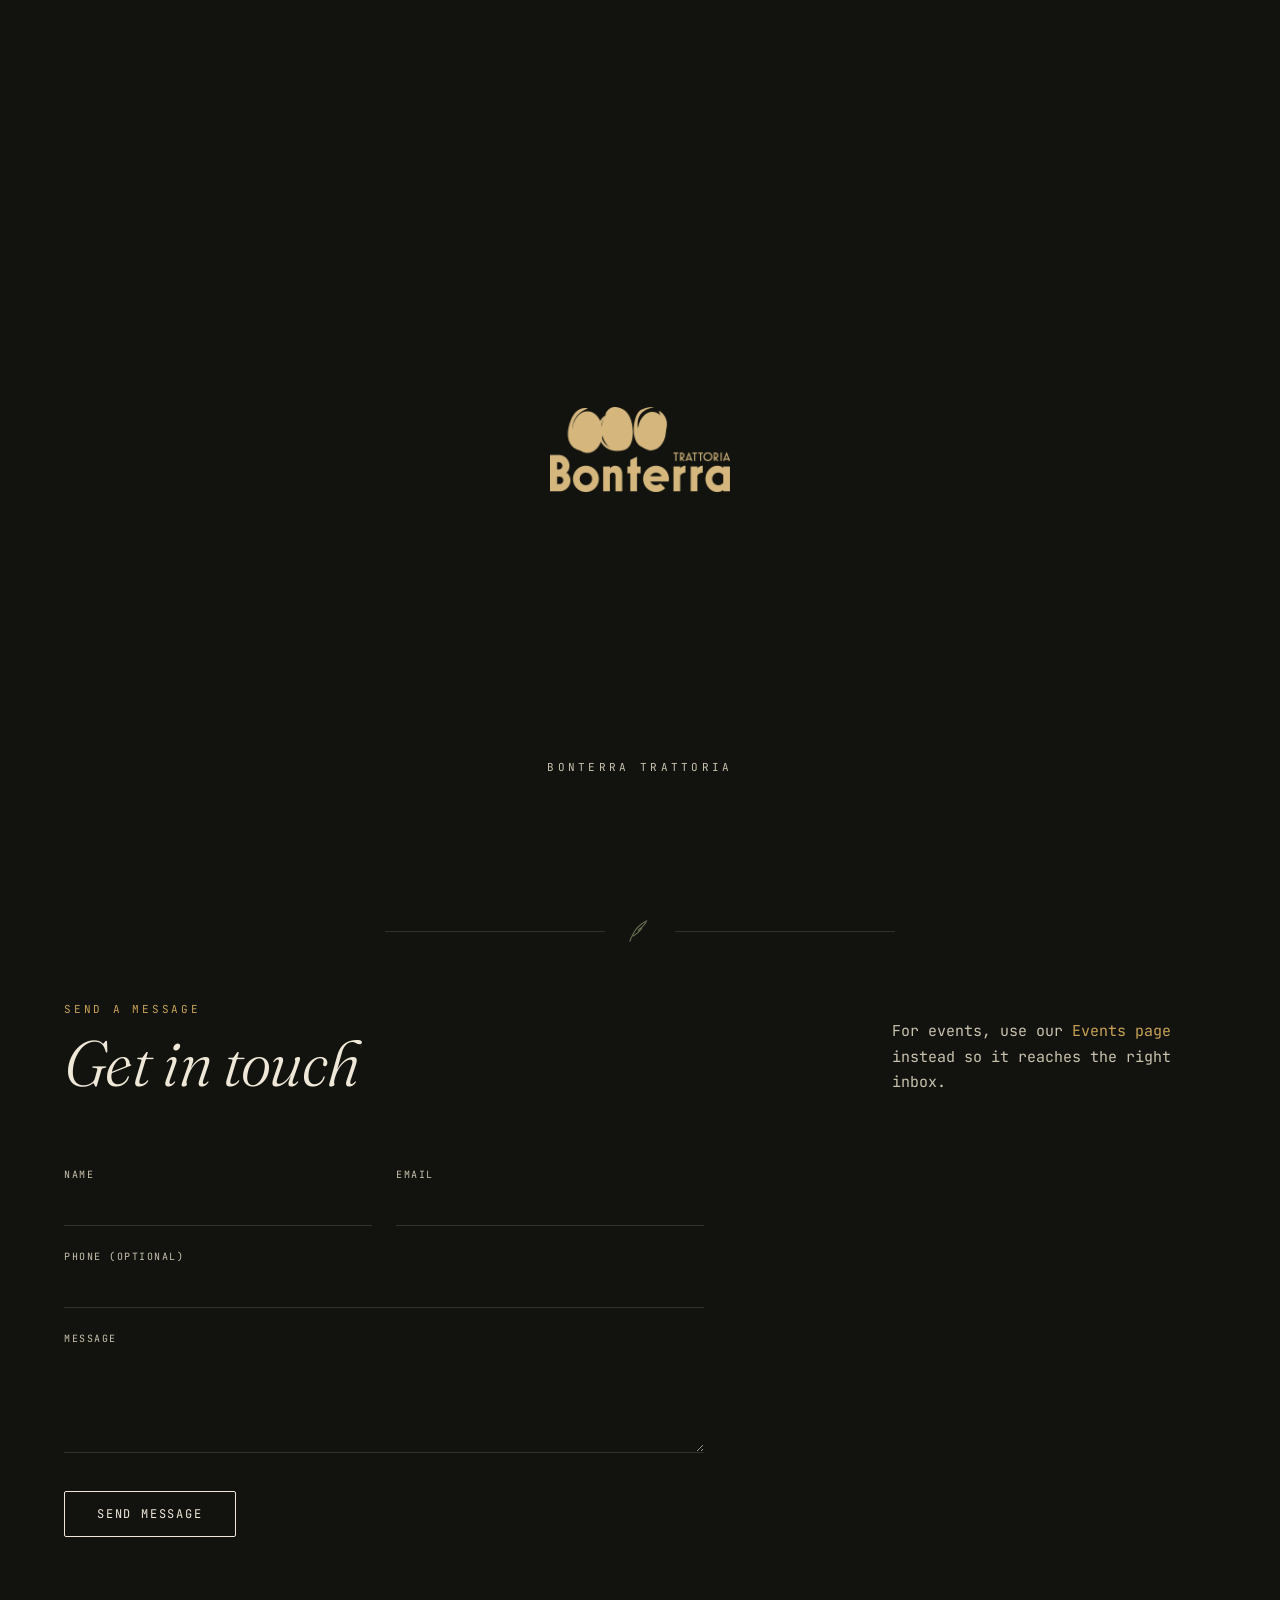
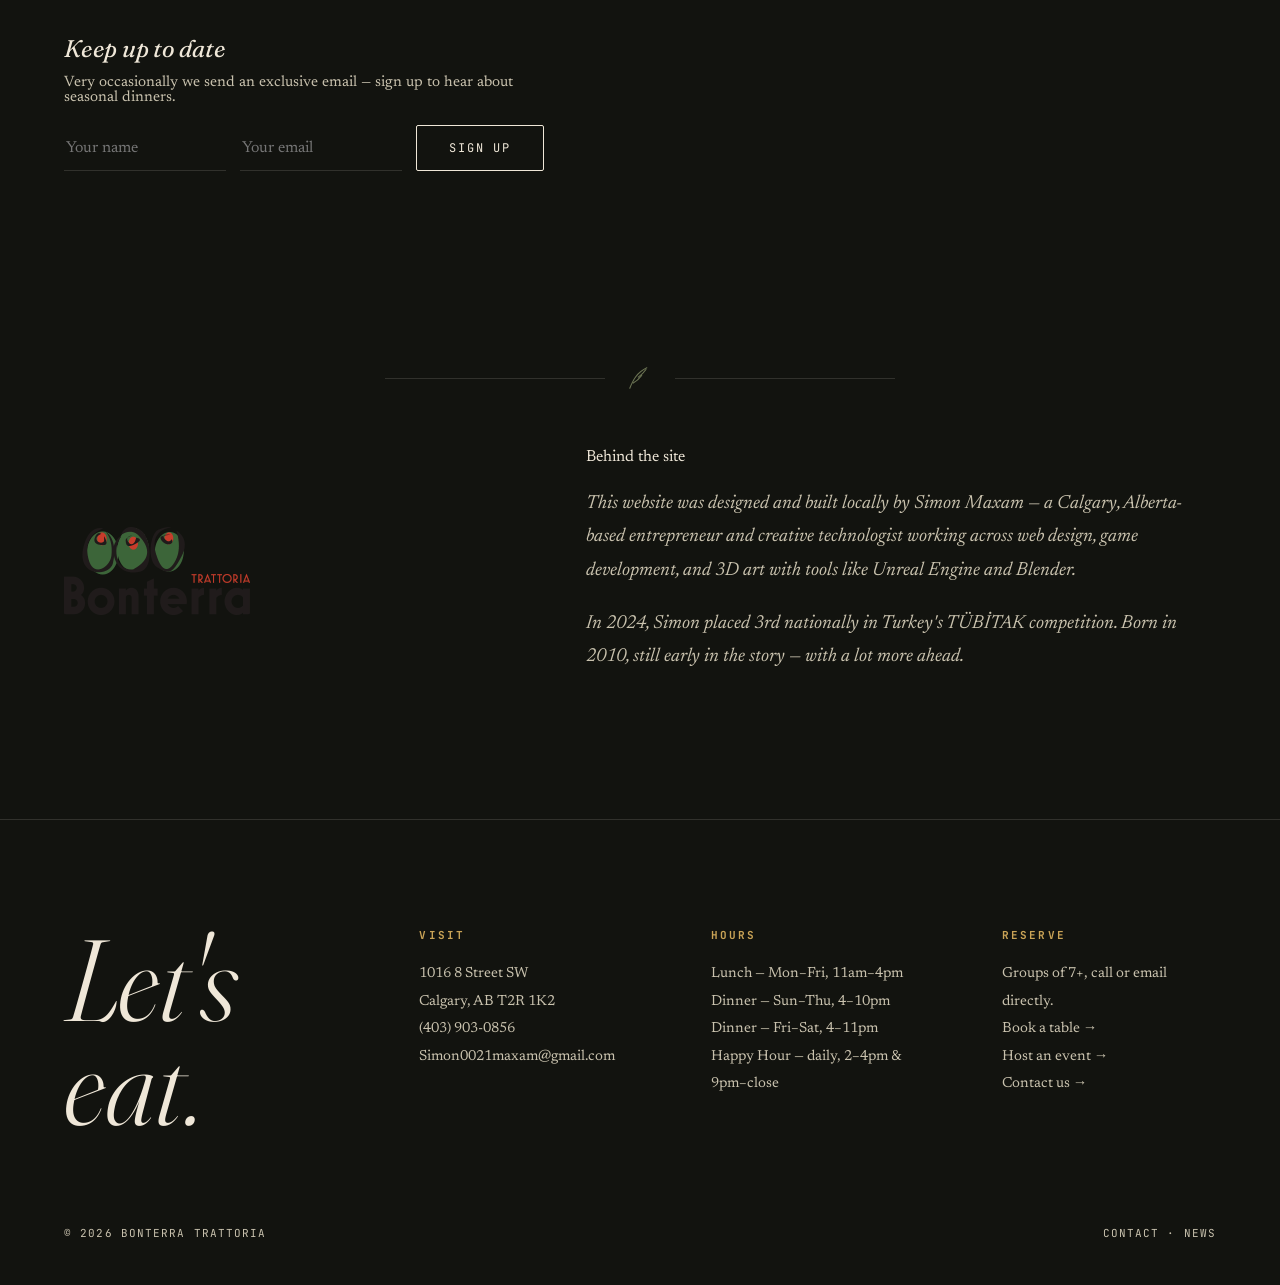
<file: contact.html>
<!DOCTYPE html>
<html lang="en">
<head>
<meta charset="UTF-8">
<meta name="viewport" content="width=device-width, initial-scale=1.0">
<title>Contact — Bonterra Trattoria</title>
<meta name="description" content="Contact Bonterra Trattoria in downtown Calgary — address, phone, parking info, and a contact form. 1016 8 Street SW, Calgary, AB.">
<link rel="canonical" href="https://bonterra-website.pages.dev/contact.html">
<link rel="icon" href="/favicon.ico" sizes="any">
<link rel="icon" type="image/svg+xml" href="images/SVG/bonterra-logo-icon.svg">
<link rel="icon" type="image/png" sizes="180x180" href="images/favicon.png">
<link rel="apple-touch-icon" href="images/favicon.png">
<meta property="og:title" content="Contact — Bonterra Trattoria">
<meta property="og:image" content="https://bonterra-website.pages.dev/images/hero-dining-room.jpg">
<link rel="preconnect" href="https://fonts.googleapis.com">
<link rel="preconnect" href="https://fonts.gstatic.com" crossorigin>
<link rel="preload" as="style" href="https://fonts.googleapis.com/css2?family=Fraunces:opsz,wght,ital@9..144,300..700,0..1&family=Newsreader:ital,wght@1,400;1,500&family=JetBrains+Mono:wght@400;500&display=swap">
<link href="https://fonts.googleapis.com/css2?family=Fraunces:opsz,wght,ital@9..144,300..700,0..1&family=Newsreader:ital,wght@1,400;1,500&family=JetBrains+Mono:wght@400;500&display=swap" rel="stylesheet" media="print" onload="this.media='all'">
<noscript><link href="https://fonts.googleapis.com/css2?family=Fraunces:opsz,wght,ital@9..144,300..700,0..1&family=Newsreader:ital,wght@1,400;1,500&family=JetBrains+Mono:wght@400;500&display=swap" rel="stylesheet"></noscript>
<link rel="stylesheet" href="style.css">
</head>
<body>

<div id="loader"><div class="loader-greet" id="loaderGreet"></div>
  <div class="loader-mark"><img src="images/logo.png" alt="Bonterra"></div><div class="loader-label">Bonterra Trattoria</div></div>
<div class="cursor-dot"></div>
<div class="cursor-ring"></div>
<div class="cursor-glow"></div>

<div class="drift-olive" id="driftOlive" aria-hidden="true">
  <svg viewBox="0 0 60 60"><path d="M22 10 C30 6 40 8 44 4" stroke="#5A6B3D" stroke-width="3" fill="none" stroke-linecap="round"/><ellipse cx="20" cy="16" rx="9" ry="5" fill="#6b7353" transform="rotate(-30 20 16)"/><ellipse cx="30" cy="38" rx="15" ry="19" fill="#5f7a3f"/><ellipse cx="25" cy="30" rx="6" ry="8" fill="#3c4f26" opacity="0.55"/><ellipse cx="35" cy="32" rx="4" ry="7" fill="#8aa564" opacity="0.5"/></svg>
</div>

<header>
  <a href="index.html" class="wordmark"><img src="images/logo-icon.png" alt="Bonterra Trattoria olive branch logo"> Bonterra</a>
  <button class="menu-toggle" aria-label="Toggle menu"><span></span><span></span><span></span></button>
  <nav>
    <ul>
      <li><a href="about.html">About</a></li>
      <li><a href="menu.html">Menu</a></li>
      <li><a href="gallery.html">Gallery</a></li>
      <li><a href="events.html">Events</a></li>
      <li><a href="news.html">News</a></li>
      <li><a href="contact.html">Contact</a></li>
    </ul>
  </nav>
  <a href="reservations.html" class="nav-cta">Reserve</a>
  <button class="music-toggle" id="musicToggle" aria-label="Toggle background music" aria-pressed="false">
    <svg viewBox="0 0 24 24" width="17" height="17"><path fill="currentColor" d="M9 18V5.5l10-2.2v11.9M9 18a3 3 0 1 1-3-3 3 3 0 0 1 3 3Zm10-3.8a3 3 0 1 1-3-3 3 3 0 0 1 3 3Z"/></svg>
  </button>
  <audio id="bgAudio" src="audio/ambience.mp3" loop preload="none"></audio>
</header>

<section class="page-hero" style="background-image:url('images/hero-dining-room.jpg');min-height:38vh;">
  <div class="hero-eyebrow">Get in touch</div>
  <h1>Contact.</h1>
  <div class="breadcrumb"><a href="index.html">Home</a> / Contact</div>
</section>

<section>
  <div class="info-grid reveal">
    <div class="info-card">
      <span class="cat">Address</span>
      <h4>Find us</h4>
      <p>1016 8 Street SW<br>Calgary, AB T2R 1K2<br><a href="https://maps.google.com/?q=1016+8+Street+SW+Calgary+AB" target="_blank" rel="noopener">View map →</a></p>
    </div>
    <div class="info-card">
      <span class="cat">Reach us</span>
      <h4>Phone &amp; email</h4>
      <p><a href="tel:4039030856">(403) 903-0856</a><br><a href="mailto:Simon0021maxam@gmail.com">Simon0021maxam@gmail.com</a></p>
    </div>
    <div class="info-card">
      <span class="cat">Parking</span>
      <h4>Nearby</h4>
      <p>Timed free parking at the Albertan Corner, 1010 8th Street SW. Please register your plate with the hostess.</p>
    </div>
  </div>
</section>

<div class="olive-divider reveal"><div class="stem"></div><svg viewBox="0 0 40 40"><path d="M8,32 C12,22 16,14 28,8"/><path d="M12,26 C16,24 19,21 22,17"/><path d="M18,19 C22,16 25,13 27,10" /></svg><div class="stem"></div></div>

<section style="padding-top:0;">
  <div class="section-head reveal"><div><span class="tag">Send a message</span><h2>Get in touch</h2></div>
    <p>For events, use our <a href="events.html" style="color:var(--brass);">Events page</a> instead so it reaches the right inbox.</p>
  </div>
  <form id="contact-form" class="reveal" action="https://formspree.io/f/mpqvljgz" method="POST">
    <input type="hidden" name="_subject" value="New message from Bonterra website contact form">
    <div class="form-grid">
      <div><label for="c-name">Name</label><input type="text" id="c-name" name="name" required></div>
      <div><label for="c-email">Email</label><input type="email" id="c-email" name="email" required></div>
      <div class="full"><label for="c-phone">Phone (optional)</label><input type="tel" id="c-phone" name="phone"></div>
      <div class="full"><label for="c-message">Message</label><textarea id="c-message" name="message" required></textarea></div>
      <div class="full">
        <button type="submit" class="submit-btn">Send message</button>
        <p class="form-note" id="contact-note"></p>
      </div>
    </div>
  </form>

  <div style="max-width:480px;margin-top:10vh;">
    <h3 style="font-family:'Fraunces',serif;font-style:italic;font-size:24px;margin-bottom:14px;">Keep up to date</h3>
    <p style="color:var(--parchment-dim);font-size:15px;margin-bottom:20px;">Very occasionally we send an exclusive email — sign up to hear about seasonal dinners.</p>
    <form id="newsletter-form" style="display:flex;gap:14px;flex-wrap:wrap;" action="https://formspree.io/f/mpqvljgz" method="POST">
      <input type="hidden" name="_subject" value="New newsletter signup from Bonterra website">
      <input type="text" name="name" placeholder="Your name" style="flex:1;min-width:140px;">
      <input type="email" name="email" placeholder="Your email" required style="flex:1;min-width:140px;">
      <button type="submit" class="submit-btn" style="margin-top:0;">Sign up</button>
    </form>
    <p class="form-note" id="newsletter-note"></p>
  </div>
</section>

<div class="olive-divider reveal"><div class="stem"></div><svg viewBox="0 0 40 40"><path d="M8,32 C12,22 16,14 28,8"/><path d="M12,26 C16,24 19,21 22,17"/><path d="M18,19 C22,16 25,13 27,10" /></svg><div class="stem"></div></div>

<section style="padding-top:0;">
  <div class="about-grid" style="grid-template-columns:0.8fr 1.2fr;">
    <img class="reveal" src="images/logo.png" alt="Simon Maxam, creator of this website" loading="lazy">
    <div class="about-copy reveal">
      <span class="section-head tag" style="margin-bottom:22px;">Behind the site</span>
      <p>This website was designed and built locally by Simon Maxam — a Calgary, Alberta-based entrepreneur and creative technologist working across web design, game development, and 3D art with tools like Unreal Engine and Blender.</p>
      <p>In 2024, Simon placed 3rd nationally in Turkey's TÜBİTAK competition. Born in 2010, still early in the story — with a lot more ahead.</p>
    </div>
  </div>
</section>

<footer id="visit">
  <div class="footer-grid">
    <div><div class="footer-word">Let's<br>eat.</div></div>
    <div>
      <h4>Visit</h4>
      <p>1016 8 Street SW<br>Calgary, AB T2R 1K2</p>
      <a href="tel:4039030856">(403) 903-0856</a>
      <a href="mailto:Simon0021maxam@gmail.com">Simon0021maxam@gmail.com</a>
    </div>
    <div>
      <h4>Hours</h4>
      <p>Lunch — Mon–Fri, 11am–4pm</p>
      <p>Dinner — Sun–Thu, 4–10pm</p>
      <p>Dinner — Fri–Sat, 4–11pm</p>
      <p>Happy Hour — daily, 2–4pm &amp; 9pm–close</p>
    </div>
    <div>
      <h4>Reserve</h4>
      <p>Groups of 7+, call or email directly.</p>
      <a href="reservations.html">Book a table →</a>
      <a href="events.html">Host an event →</a>
      <a href="contact.html">Contact us →</a>
    </div>
  </div>
  <div class="footer-bottom">
    <span>© 2026 Bonterra Trattoria</span>
    <span><a href="contact.html">Contact</a> · <a href="news.html">News</a></span>
  </div>
</footer>

<script src="script.js"></script>
</body>
</html>
</file>
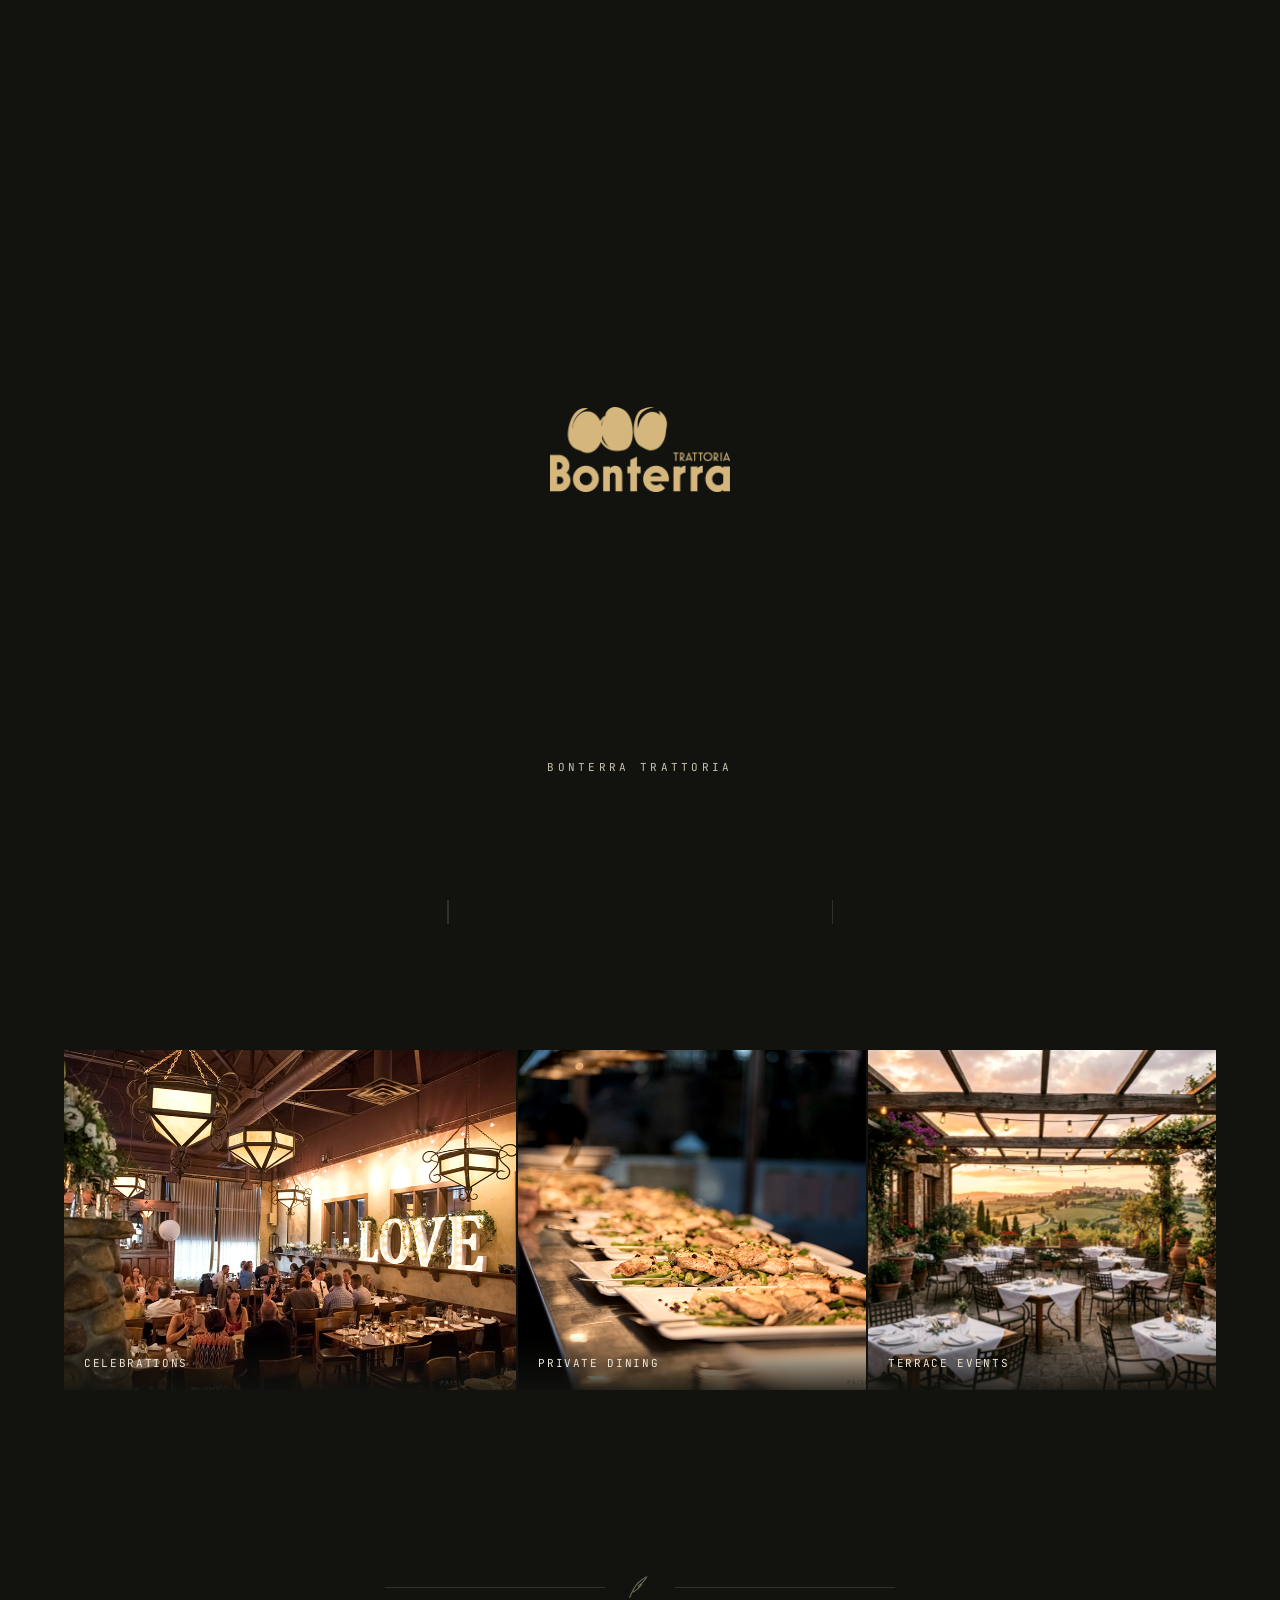
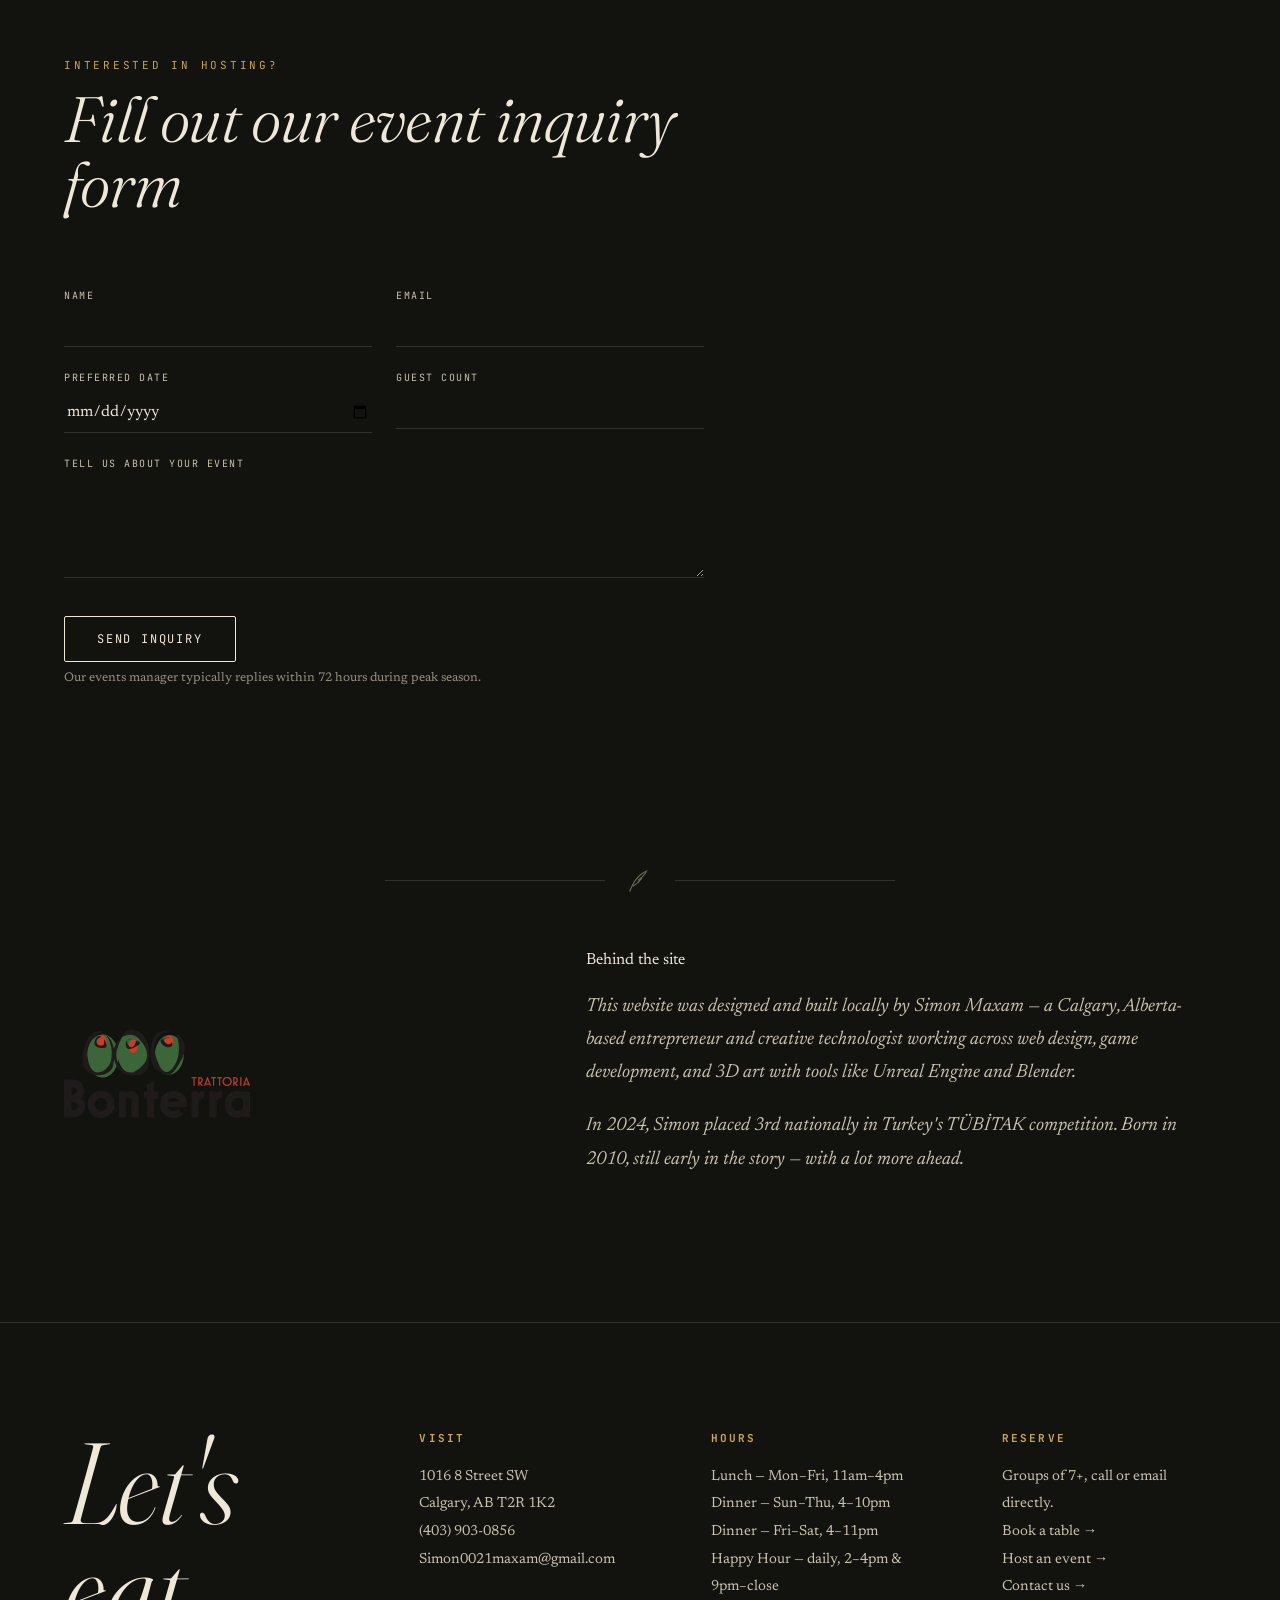
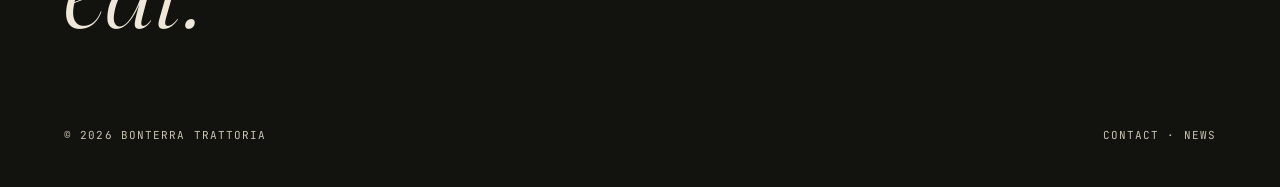
<file: events.html>
<!DOCTYPE html>
<html lang="en">
<head>
<meta charset="UTF-8">
<meta name="viewport" content="width=device-width, initial-scale=1.0">
<title>Events — Bonterra Trattoria</title>
<meta name="description" content="Host your next event at Bonterra Trattoria — a private terrace, wine cellar wall, and stone fireplace in downtown Calgary. Intimate gatherings to grand celebrations.">
<link rel="canonical" href="https://bonterra-website.pages.dev/events.html">
<link rel="icon" href="/favicon.ico" sizes="any">
<link rel="icon" type="image/svg+xml" href="images/SVG/bonterra-logo-icon.svg">
<link rel="icon" type="image/png" sizes="180x180" href="images/favicon.png">
<link rel="apple-touch-icon" href="images/favicon.png">
<meta property="og:title" content="Events at Bonterra Trattoria">
<meta property="og:image" content="https://bonterra-website.pages.dev/images/IMG_5061-940x420.jpg">
<link rel="preconnect" href="https://fonts.googleapis.com">
<link rel="preconnect" href="https://fonts.gstatic.com" crossorigin>
<link rel="preload" as="style" href="https://fonts.googleapis.com/css2?family=Fraunces:opsz,wght,ital@9..144,300..700,0..1&family=Newsreader:ital,wght@1,400;1,500&family=JetBrains+Mono:wght@400;500&display=swap">
<link href="https://fonts.googleapis.com/css2?family=Fraunces:opsz,wght,ital@9..144,300..700,0..1&family=Newsreader:ital,wght@1,400;1,500&family=JetBrains+Mono:wght@400;500&display=swap" rel="stylesheet" media="print" onload="this.media='all'">
<noscript><link href="https://fonts.googleapis.com/css2?family=Fraunces:opsz,wght,ital@9..144,300..700,0..1&family=Newsreader:ital,wght@1,400;1,500&family=JetBrains+Mono:wght@400;500&display=swap" rel="stylesheet"></noscript>
<link rel="stylesheet" href="style.css">
</head>
<body>

<div id="loader"><div class="loader-greet" id="loaderGreet"></div>
  <div class="loader-mark"><img src="images/logo.png" alt="Bonterra"></div><div class="loader-label">Bonterra Trattoria</div></div>
<div class="cursor-dot"></div>
<div class="cursor-ring"></div>
<div class="cursor-glow"></div>

<div class="drift-olive" id="driftOlive" aria-hidden="true">
  <svg viewBox="0 0 60 60"><path d="M22 10 C30 6 40 8 44 4" stroke="#5A6B3D" stroke-width="3" fill="none" stroke-linecap="round"/><ellipse cx="20" cy="16" rx="9" ry="5" fill="#6b7353" transform="rotate(-30 20 16)"/><ellipse cx="30" cy="38" rx="15" ry="19" fill="#5f7a3f"/><ellipse cx="25" cy="30" rx="6" ry="8" fill="#3c4f26" opacity="0.55"/><ellipse cx="35" cy="32" rx="4" ry="7" fill="#8aa564" opacity="0.5"/></svg>
</div>

<header>
  <a href="index.html" class="wordmark"><img src="images/logo-icon.png" alt="Bonterra Trattoria olive branch logo"> Bonterra</a>
  <button class="menu-toggle" aria-label="Toggle menu"><span></span><span></span><span></span></button>
  <nav>
    <ul>
      <li><a href="about.html">About</a></li>
      <li><a href="menu.html">Menu</a></li>
      <li><a href="gallery.html">Gallery</a></li>
      <li><a href="events.html">Events</a></li>
      <li><a href="news.html">News</a></li>
      <li><a href="contact.html">Contact</a></li>
    </ul>
  </nav>
  <a href="reservations.html" class="nav-cta">Reserve</a>
  <button class="music-toggle" id="musicToggle" aria-label="Toggle background music" aria-pressed="false">
    <svg viewBox="0 0 24 24" width="17" height="17"><path fill="currentColor" d="M9 18V5.5l10-2.2v11.9M9 18a3 3 0 1 1-3-3 3 3 0 0 1 3 3Zm10-3.8a3 3 0 1 1-3-3 3 3 0 0 1 3 3Z"/></svg>
  </button>
  <audio id="bgAudio" src="audio/ambience.mp3" loop preload="none"></audio>
</header>

<section class="page-hero" style="background-image:url('images/IMG_5061-940x420.jpg');min-height:45vh;">
  <div class="hero-eyebrow">Private dining</div>
  <h1>A venue as distinctive as you are.</h1>
  <div class="breadcrumb"><a href="index.html">Home</a> / Events</div>
</section>

<section>
  <div class="prose reveal">
    <p>With a rich tradition of hosting exceptional events, Bonterra Trattoria offers a stunning setting for both intimate gatherings and grand celebrations. Chandeliers and a glass-enclosed wine cellar give the main room its elegance; a cozy stone fireplace anchors the lounge. Our Tuscan-inspired private terrace is its own hidden oasis, a step outside for guests who want to unwind.</p>
  </div>
  <div class="info-grid reveal">
    <div class="info-card">
      <span class="cat">Booking</span>
      <h4>Events Manager</h4>
      <p><a href="tel:4039030856">(403) 903-0856</a><br><a href="mailto:Simon0021maxam@gmail.com">Simon0021maxam@gmail.com</a></p>
    </div>
    <div class="info-card">
      <span class="cat">Timing</span>
      <h4>Peak seasons</h4>
      <p>Please allow up to 72 hours for us to confirm availability.</p>
    </div>
    <div class="info-card">
      <span class="cat">Inquiries</span>
      <h4>Event questionnaire</h4>
      <p>Fill out the form below and our events team will follow up directly.</p>
    </div>
  </div>
</section>

<section style="padding-top:0;">
  <div class="strip reveal">
    <figure><img src="images/CMWeddingWeb2.jpg" alt="Event at Bonterra"><figcaption>Celebrations</figcaption></figure>
    <figure><img src="images/CMWeddingWeb4.jpg" alt="Event setup"><figcaption>Private dining</figcaption></figure>
    <figure><img src="images/terrace-sunset.jpg" alt="Terrace"><figcaption>Terrace events</figcaption></figure>
  </div>
</section>

<div class="olive-divider reveal"><div class="stem"></div><svg viewBox="0 0 40 40"><path d="M8,32 C12,22 16,14 28,8"/><path d="M12,26 C16,24 19,21 22,17"/><path d="M18,19 C22,16 25,13 27,10" /></svg><div class="stem"></div></div>

<section style="padding-top:0;">
  <div class="section-head reveal"><div><span class="tag">Interested in hosting?</span><h2>Fill out our event inquiry form</h2></div></div>
  <form id="event-form" class="reveal" action="https://formspree.io/f/mpqvljgz" method="POST">
    <input type="hidden" name="_subject" value="New event inquiry from Bonterra website">
    <div class="form-grid">
      <div><label for="e-name">Name</label><input type="text" id="e-name" name="name" required></div>
      <div><label for="e-email">Email</label><input type="email" id="e-email" name="email" required></div>
      <div><label for="e-date">Preferred date</label><input type="date" id="e-date" name="preferred_date"></div>
      <div><label for="e-guests">Guest count</label><input type="number" id="e-guests" name="guest_count" min="1"></div>
      <div class="full"><label for="e-message">Tell us about your event</label><textarea id="e-message" name="message" required></textarea></div>
      <div class="full">
        <button type="submit" class="submit-btn">Send inquiry</button>
        <p class="form-note" id="event-note">Our events manager typically replies within 72 hours during peak season.</p>
      </div>
    </div>
  </form>
</section>

<div class="olive-divider reveal"><div class="stem"></div><svg viewBox="0 0 40 40"><path d="M8,32 C12,22 16,14 28,8"/><path d="M12,26 C16,24 19,21 22,17"/><path d="M18,19 C22,16 25,13 27,10" /></svg><div class="stem"></div></div>

<section style="padding-top:0;">
  <div class="about-grid" style="grid-template-columns:0.8fr 1.2fr;">
    <img class="reveal" src="images/logo.png" alt="Simon Maxam, creator of this website" loading="lazy">
    <div class="about-copy reveal">
      <span class="section-head tag" style="margin-bottom:22px;">Behind the site</span>
      <p>This website was designed and built locally by Simon Maxam — a Calgary, Alberta-based entrepreneur and creative technologist working across web design, game development, and 3D art with tools like Unreal Engine and Blender.</p>
      <p>In 2024, Simon placed 3rd nationally in Turkey's TÜBİTAK competition. Born in 2010, still early in the story — with a lot more ahead.</p>
    </div>
  </div>
</section>

<footer id="visit">
  <div class="footer-grid">
    <div><div class="footer-word">Let's<br>eat.</div></div>
    <div>
      <h4>Visit</h4>
      <p>1016 8 Street SW<br>Calgary, AB T2R 1K2</p>
      <a href="tel:4039030856">(403) 903-0856</a>
      <a href="mailto:Simon0021maxam@gmail.com">Simon0021maxam@gmail.com</a>
    </div>
    <div>
      <h4>Hours</h4>
      <p>Lunch — Mon–Fri, 11am–4pm</p>
      <p>Dinner — Sun–Thu, 4–10pm</p>
      <p>Dinner — Fri–Sat, 4–11pm</p>
      <p>Happy Hour — daily, 2–4pm &amp; 9pm–close</p>
    </div>
    <div>
      <h4>Reserve</h4>
      <p>Groups of 7+, call or email directly.</p>
      <a href="reservations.html">Book a table →</a>
      <a href="events.html">Host an event →</a>
      <a href="contact.html">Contact us →</a>
    </div>
  </div>
  <div class="footer-bottom">
    <span>© 2026 Bonterra Trattoria</span>
    <span><a href="contact.html">Contact</a> · <a href="news.html">News</a></span>
  </div>
</footer>

<script src="script.js"></script>
</body>
</html>
</file>
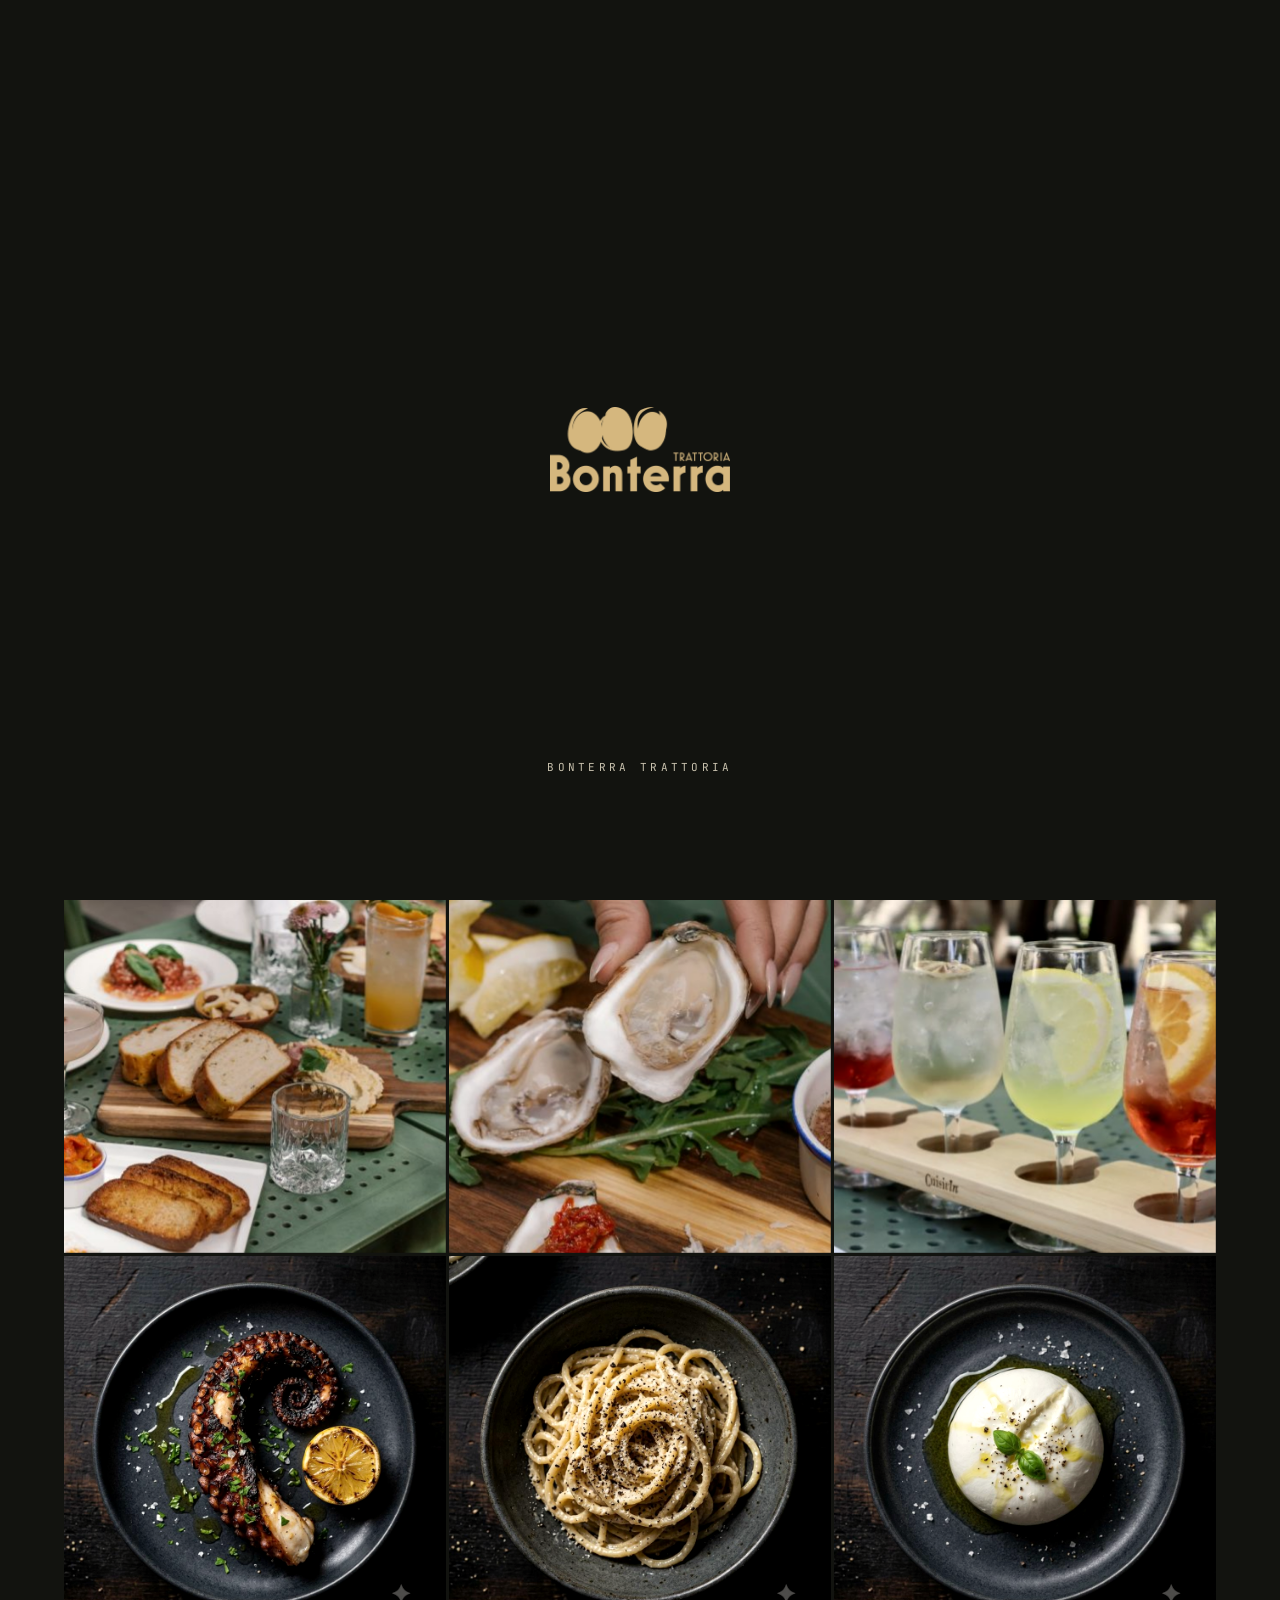
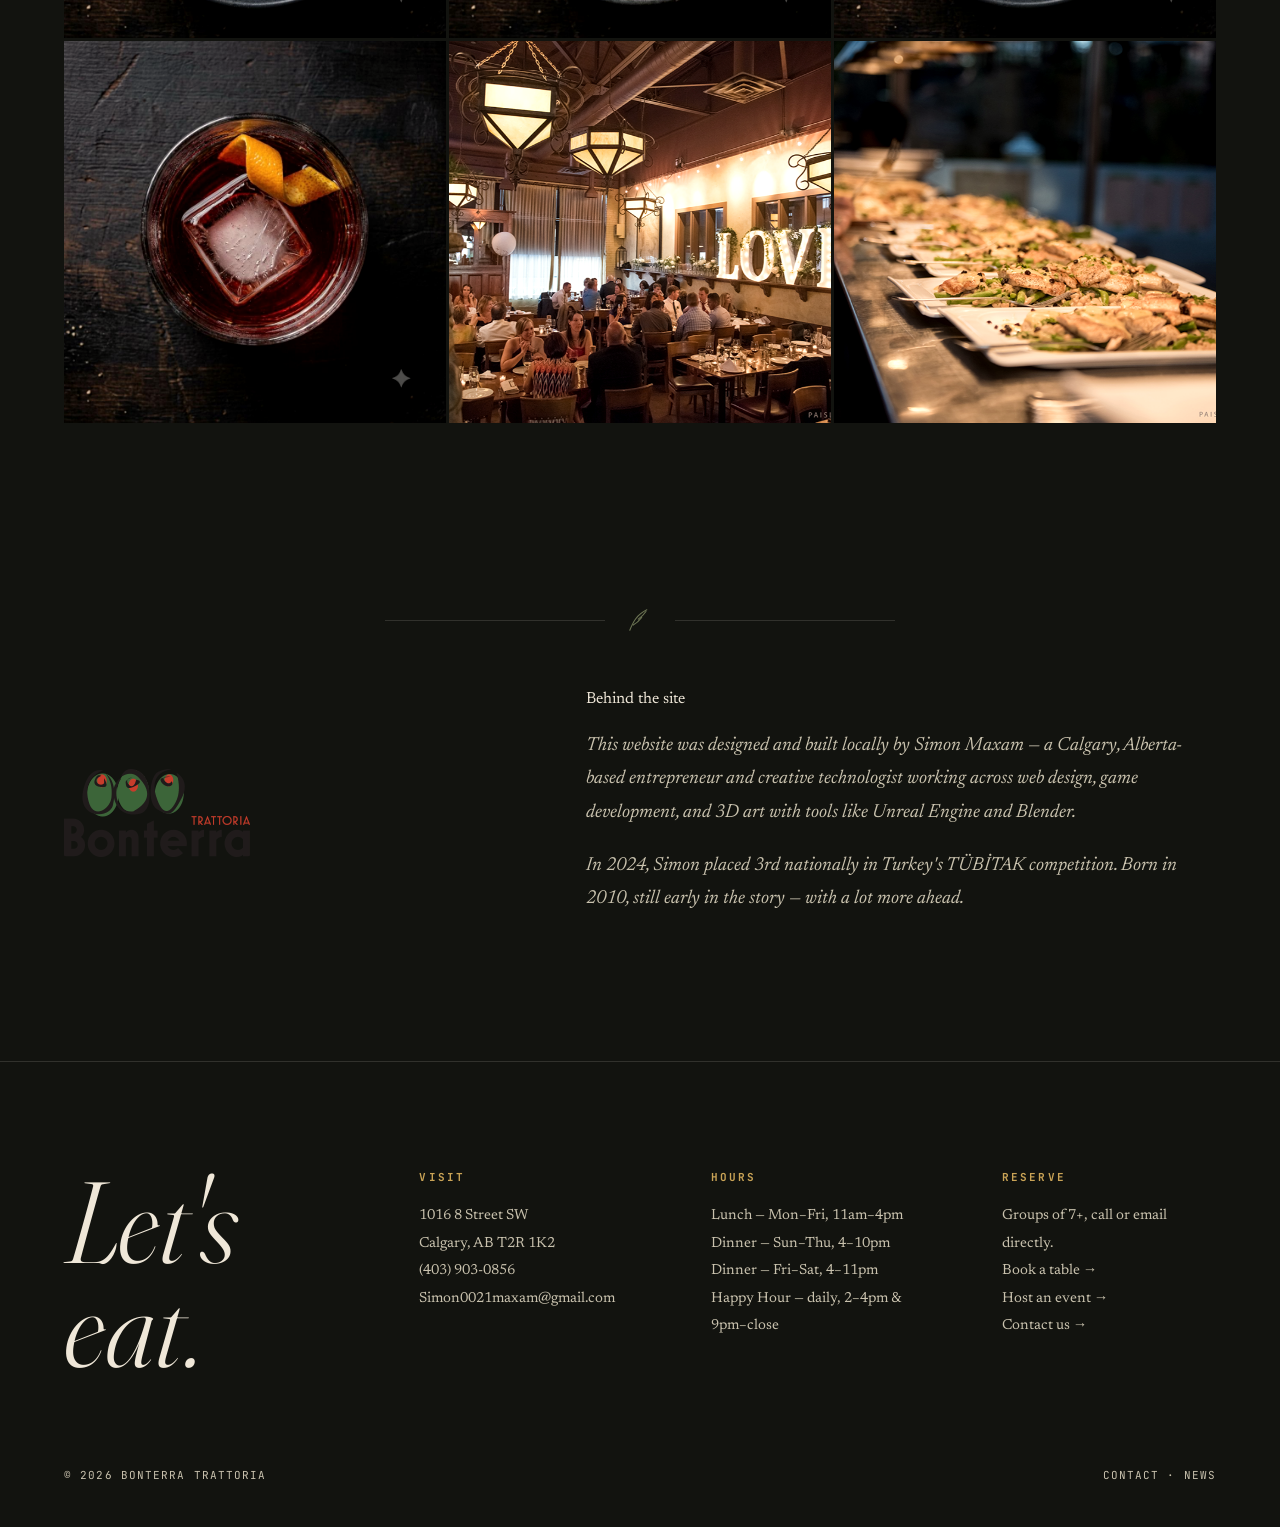
<file: gallery.html>
<!DOCTYPE html>
<html lang="en">
<head>
<meta charset="UTF-8">
<meta name="viewport" content="width=device-width, initial-scale=1.0">
<title>Gallery — Bonterra Trattoria</title>
<meta name="description" content="Photos of Bonterra Trattoria: the dining room, wine cellar wall, Tuscan terrace, and the dishes coming out of the kitchen.">
<link rel="canonical" href="https://bonterra-website.pages.dev/gallery.html">
<link rel="icon" href="/favicon.ico" sizes="any">
<link rel="icon" type="image/svg+xml" href="images/SVG/bonterra-logo-icon.svg">
<link rel="icon" type="image/png" sizes="180x180" href="images/favicon.png">
<link rel="apple-touch-icon" href="images/favicon.png">
<meta property="og:title" content="Gallery — Bonterra Trattoria">
<meta property="og:image" content="https://bonterra-website.pages.dev/images/hero-dining-room.jpg">
<link rel="preconnect" href="https://fonts.googleapis.com">
<link rel="preconnect" href="https://fonts.gstatic.com" crossorigin>
<link rel="preload" as="style" href="https://fonts.googleapis.com/css2?family=Fraunces:opsz,wght,ital@9..144,300..700,0..1&family=Newsreader:ital,wght@1,400;1,500&family=JetBrains+Mono:wght@400;500&display=swap">
<link href="https://fonts.googleapis.com/css2?family=Fraunces:opsz,wght,ital@9..144,300..700,0..1&family=Newsreader:ital,wght@1,400;1,500&family=JetBrains+Mono:wght@400;500&display=swap" rel="stylesheet" media="print" onload="this.media='all'">
<noscript><link href="https://fonts.googleapis.com/css2?family=Fraunces:opsz,wght,ital@9..144,300..700,0..1&family=Newsreader:ital,wght@1,400;1,500&family=JetBrains+Mono:wght@400;500&display=swap" rel="stylesheet"></noscript>
<link rel="stylesheet" href="style.css">
</head>
<body>

<div id="loader"><div class="loader-greet" id="loaderGreet"></div>
  <div class="loader-mark"><img src="images/logo.png" alt="Bonterra"></div><div class="loader-label">Bonterra Trattoria</div></div>
<div class="cursor-dot"></div>
<div class="cursor-ring"></div>
<div class="cursor-glow"></div>

<div class="drift-olive" id="driftOlive" aria-hidden="true">
  <svg viewBox="0 0 60 60"><path d="M22 10 C30 6 40 8 44 4" stroke="#5A6B3D" stroke-width="3" fill="none" stroke-linecap="round"/><ellipse cx="20" cy="16" rx="9" ry="5" fill="#6b7353" transform="rotate(-30 20 16)"/><ellipse cx="30" cy="38" rx="15" ry="19" fill="#5f7a3f"/><ellipse cx="25" cy="30" rx="6" ry="8" fill="#3c4f26" opacity="0.55"/><ellipse cx="35" cy="32" rx="4" ry="7" fill="#8aa564" opacity="0.5"/></svg>
</div>

<header>
  <a href="index.html" class="wordmark"><img src="images/logo-icon.png" alt="Bonterra Trattoria olive branch logo"> Bonterra</a>
  <button class="menu-toggle" aria-label="Toggle menu"><span></span><span></span><span></span></button>
  <nav>
    <ul>
      <li><a href="about.html">About</a></li>
      <li><a href="menu.html">Menu</a></li>
      <li><a href="gallery.html">Gallery</a></li>
      <li><a href="events.html">Events</a></li>
      <li><a href="news.html">News</a></li>
      <li><a href="contact.html">Contact</a></li>
    </ul>
  </nav>
  <a href="reservations.html" class="nav-cta">Reserve</a>
  <button class="music-toggle" id="musicToggle" aria-label="Toggle background music" aria-pressed="false">
    <svg viewBox="0 0 24 24" width="17" height="17"><path fill="currentColor" d="M9 18V5.5l10-2.2v11.9M9 18a3 3 0 1 1-3-3 3 3 0 0 1 3 3Zm10-3.8a3 3 0 1 1-3-3 3 3 0 0 1 3 3Z"/></svg>
  </button>
  <audio id="bgAudio" src="audio/ambience.mp3" loop preload="none"></audio>
</header>

<section class="page-hero" style="background-image:url('images/terrace-sunset.jpg');min-height:40vh;">
  <div class="hero-eyebrow">A look inside</div>
  <h1>Gallery.</h1>
  <div class="breadcrumb"><a href="index.html">Home</a> / Gallery</div>
</section>

<section>
  <div class="gallery-grid reveal">
    <figure><img src="images/hero-dining-room.jpg" alt="Dining room, evening" loading="lazy"></figure>
    <figure><img src="images/bonterra-wine-bar-560x420.jpg" alt="Wine bar" loading="lazy"></figure>
    <figure><img src="images/terrace-sunset.jpg" alt="Terrace at sunset" loading="lazy"></figure>
    <figure><img src="images/IMG_9889-min-940x420.jpg" alt="Dining room" loading="lazy"></figure>
    <figure><img src="images/IMG_9830-min-940x420.jpg" alt="Fireplace lounge" loading="lazy"></figure>
    <figure><img src="images/IMG_5061-940x420.jpg" alt="Private event space" loading="lazy"></figure>
    <figure><img src="images/dish-octopus.jpg" alt="Grilled octopus" loading="lazy"></figure>
    <figure><img src="images/dish-cacio-e-pepe.jpg" alt="Cacio e pepe" loading="lazy"></figure>
    <figure><img src="images/dish-burrata.jpg" alt="Burrata" loading="lazy"></figure>
    <figure><img src="images/cocktail-negroni.jpg" alt="Bonterra cocktail" loading="lazy"></figure>
    <figure><img src="images/CMWeddingWeb2.jpg" alt="Private event" loading="lazy"></figure>
    <figure><img src="images/CMWeddingWeb4.jpg" alt="Private event" loading="lazy"></figure>
  </div>
</section>

<div class="olive-divider reveal"><div class="stem"></div><svg viewBox="0 0 40 40"><path d="M8,32 C12,22 16,14 28,8"/><path d="M12,26 C16,24 19,21 22,17"/><path d="M18,19 C22,16 25,13 27,10" /></svg><div class="stem"></div></div>

<section style="padding-top:0;">
  <div class="about-grid" style="grid-template-columns:0.8fr 1.2fr;">
    <img class="reveal" src="images/logo.png" alt="Simon Maxam, creator of this website" loading="lazy">
    <div class="about-copy reveal">
      <span class="section-head tag" style="margin-bottom:22px;">Behind the site</span>
      <p>This website was designed and built locally by Simon Maxam — a Calgary, Alberta-based entrepreneur and creative technologist working across web design, game development, and 3D art with tools like Unreal Engine and Blender.</p>
      <p>In 2024, Simon placed 3rd nationally in Turkey's TÜBİTAK competition. Born in 2010, still early in the story — with a lot more ahead.</p>
    </div>
  </div>
</section>

<footer id="visit">
  <div class="footer-grid">
    <div><div class="footer-word">Let's<br>eat.</div></div>
    <div>
      <h4>Visit</h4>
      <p>1016 8 Street SW<br>Calgary, AB T2R 1K2</p>
      <a href="tel:4039030856">(403) 903-0856</a>
      <a href="mailto:Simon0021maxam@gmail.com">Simon0021maxam@gmail.com</a>
    </div>
    <div>
      <h4>Hours</h4>
      <p>Lunch — Mon–Fri, 11am–4pm</p>
      <p>Dinner — Sun–Thu, 4–10pm</p>
      <p>Dinner — Fri–Sat, 4–11pm</p>
      <p>Happy Hour — daily, 2–4pm &amp; 9pm–close</p>
    </div>
    <div>
      <h4>Reserve</h4>
      <p>Groups of 7+, call or email directly.</p>
      <a href="reservations.html">Book a table →</a>
      <a href="events.html">Host an event →</a>
      <a href="contact.html">Contact us →</a>
    </div>
  </div>
  <div class="footer-bottom">
    <span>© 2026 Bonterra Trattoria</span>
    <span><a href="contact.html">Contact</a> · <a href="news.html">News</a></span>
  </div>
</footer>

<script src="script.js"></script>
</body>
</html>
</file>
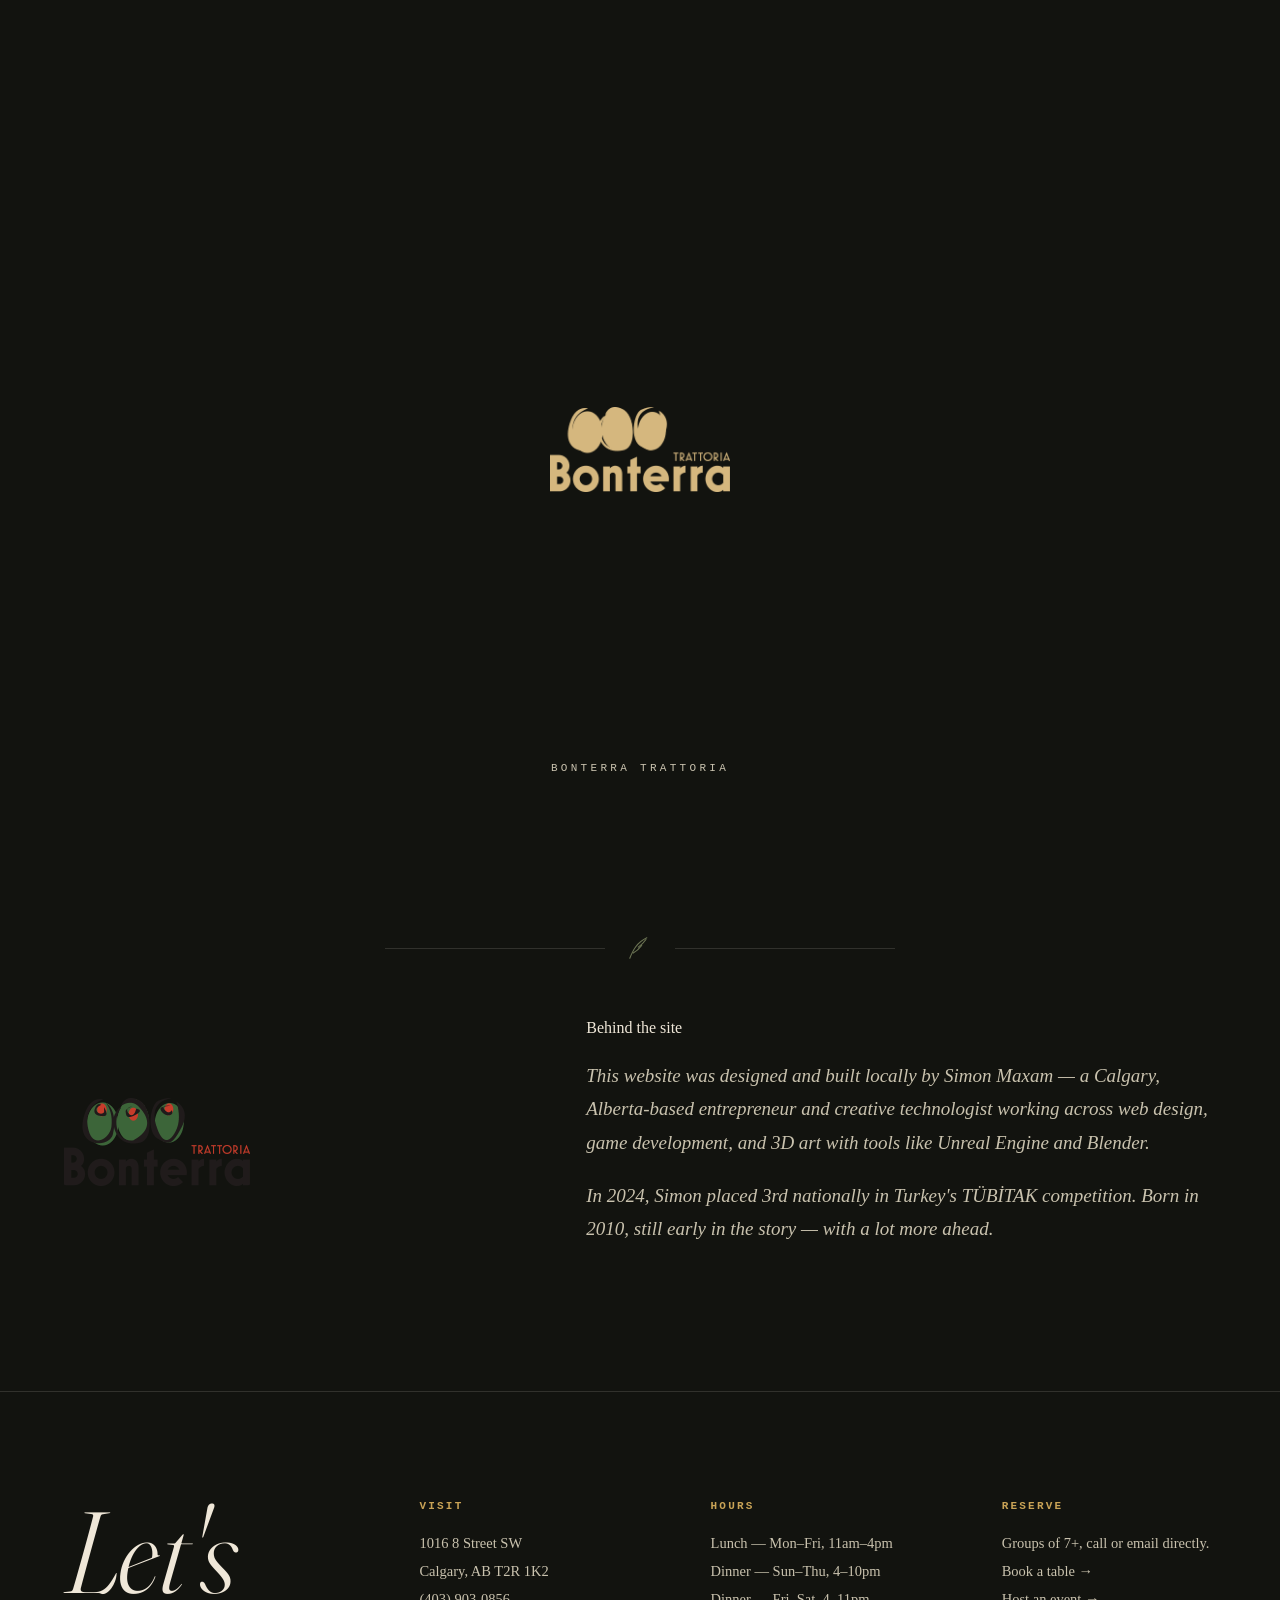
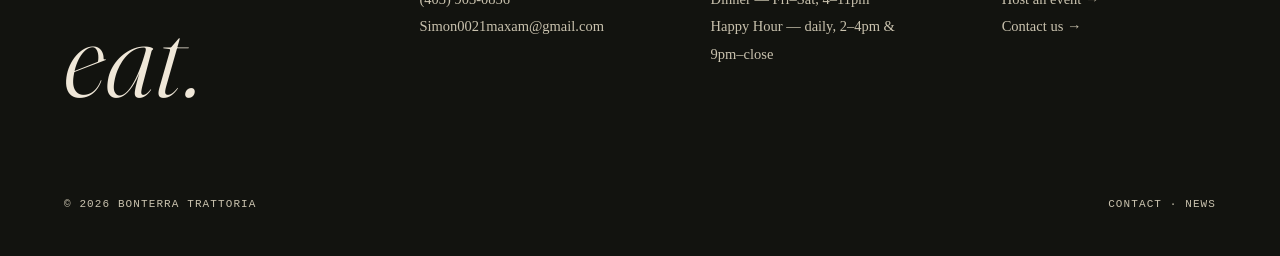
<file: menu.html>
<!DOCTYPE html>
<html lang="en">
<head>
    <meta charset="UTF-8" />
    <meta name="viewport" content="width=device-width, initial-scale=1.0" />
    <title>Bonterra Trattoria – Menus &amp; Wine List</title>
    <meta name="description" content="Explore Bonterra Trattoria's menu featuring handmade pasta, wood-fired pizza, premium wines, and signature cocktails." />
    <link rel="canonical" href="https://bonterra-website.pages.dev/menu.html">
    <link rel="icon" href="/favicon.ico" sizes="any">
    <link rel="icon" type="image/svg+xml" href="images/SVG/bonterra-logo-icon.svg">
    <link rel="icon" type="image/png" sizes="180x180" href="images/favicon.png">
    <link rel="apple-touch-icon" href="images/favicon.png">
    <link rel="stylesheet" href="style.css" />
    <link rel="preconnect" href="https://fonts.googleapis.com"><link rel="preconnect" href="https://fonts.gstatic.com" crossorigin><link rel="preload" as="style" href="https://fonts.googleapis.com/css2?family=Fraunces:ital,opsz,wght@0,9..144,400;0,9..144,600;1,9..144,500&family=Inter:wght@300;400;500;600&family=Cormorant+Garamond:ital@0;1&display=swap"><link href="https://fonts.googleapis.com/css2?family=Fraunces:ital,opsz,wght@0,9..144,400;0,9..144,600;1,9..144,500&family=Inter:wght@300;400;500;600&family=Cormorant+Garamond:ital@0;1&display=swap" rel="stylesheet" media="print" onload="this.media='all'"><noscript><link href="https://fonts.googleapis.com/css2?family=Fraunces:ital,opsz,wght@0,9..144,400;0,9..144,600;1,9..144,500&family=Inter:wght@300;400;500;600&family=Cormorant+Garamond:ital@0;1&display=swap" rel="stylesheet"></noscript>
    <meta property="og:title" content="Bonterra Trattoria – Menus" />
    <meta property="og:description" content="Handmade pasta, wood-fired pizza, and an award-winning wine list." />
    <meta property="og:url" content="https://bonterra-website.pages.dev/menu.html" />
    
    <!-- Schema: Menu -->
    <script type="application/ld+json">
    {
      "@context": "https://schema.org",
      "@type": "Menu",
      "name": "Bonterra Trattoria Menu",
      "description": "Contemporary Italian fare with a Mediterranean twist.",
      "hasMenuSection": [
        {
          "@type": "MenuSection",
          "name": "Antipasti",
          "description": "Starters and small plates",
          "hasMenuItem": [
            { "@type": "MenuItem", "name": "Sicilian Amberjack Crudo", "description": "agrodolce calabrese, orange segments, castelvetrano olives", "offers": { "@type": "Offer", "price": "26", "priceCurrency": "CAD" } },
            { "@type": "MenuItem", "name": "Grilled Octopus", "description": "calabrian chilli soy, sesame seed, gremolata", "offers": { "@type": "Offer", "price": "28", "priceCurrency": "CAD" } },
            { "@type": "MenuItem", "name": "Bison Tartare", "description": "traditional accompaniments, pickled mustard seeds, sous vide egg yolk, house-cut gaufrette chips", "offers": { "@type": "Offer", "price": "27", "priceCurrency": "CAD" } },
            { "@type": "MenuItem", "name": "Veal Meatballs", "description": "tomato sugo, smoked parmesan cream", "offers": { "@type": "Offer", "price": "19", "priceCurrency": "CAD" } }
          ]
        },
        {
          "@type": "MenuSection",
          "name": "Pasta",
          "description": "Handmade pasta dishes",
          "hasMenuItem": [
            { "@type": "MenuItem", "name": "Spaghetti Carbonara", "description": "guanciale, grana padano", "offers": { "@type": "Offer", "price": "29", "priceCurrency": "CAD" } },
            { "@type": "MenuItem", "name": "Shrimp & Lobster Pappardelle", "description": "squid ink pasta, calabrian chilli cream, chive", "offers": { "@type": "Offer", "price": "48", "priceCurrency": "CAD" } },
            { "@type": "MenuItem", "name": "Burrata Ravioli", "description": "house made burrata ravioli, kale pesto, summer pea, grana padano, agrodolce", "offers": { "@type": "Offer", "price": "32", "priceCurrency": "CAD" } },
            { "@type": "MenuItem", "name": "Ricotta Gnocchi", "description": "house-made ricotta gnocchi, salsa rosa, roasted cherry tomato, basil", "offers": { "@type": "Offer", "price": "31", "priceCurrency": "CAD" } }
          ]
        }
      ]
    }
    </script>
    
    <!-- Schema: Breadcrumb -->
    <script type="application/ld+json">
    {
      "@context": "https://schema.org",
      "@type": "BreadcrumbList",
      "itemListElement": [
        { "@type": "ListItem", "position": 1, "name": "Home", "item": "https://bonterra-website.pages.dev/" },
        { "@type": "ListItem", "position": 2, "name": "Menu", "item": "https://bonterra-website.pages.dev/menu.html" }
      ]
    }
    </script>
</head>
<body>

    <!-- LOADER, CURSOR, HEADER (shared across site) -->
    <div id="loader">
      <div class="loader-greet" id="loaderGreet"></div>
      <div class="loader-mark"><img src="images/logo.png" alt="Bonterra"></div>
      <div class="loader-label">Bonterra Trattoria</div>
    </div>
    <div class="cursor-dot"></div>
    <div class="cursor-ring"></div>
    <div class="cursor-glow"></div>

    <div class="drift-olive" id="driftOlive" aria-hidden="true">
      <svg viewBox="0 0 60 60"><path d="M22 10 C30 6 40 8 44 4" stroke="#5A6B3D" stroke-width="3" fill="none" stroke-linecap="round"/><ellipse cx="20" cy="16" rx="9" ry="5" fill="#6b7353" transform="rotate(-30 20 16)"/><ellipse cx="30" cy="38" rx="15" ry="19" fill="#5f7a3f"/><ellipse cx="25" cy="30" rx="6" ry="8" fill="#3c4f26" opacity="0.55"/><ellipse cx="35" cy="32" rx="4" ry="7" fill="#8aa564" opacity="0.5"/></svg>
    </div>

    <header>
      <a href="index.html" class="wordmark"><img src="images/logo-icon.png" alt="Bonterra Trattoria olive branch logo"> Bonterra</a>
      <button class="menu-toggle" aria-label="Toggle menu"><span></span><span></span><span></span></button>
      <nav>
        <ul>
          <li><a href="about.html">About</a></li>
          <li><a href="menu.html" style="color:var(--brass);">Menu</a></li>
          <li><a href="gallery.html">Gallery</a></li>
          <li><a href="events.html">Events</a></li>
          <li><a href="news.html">News</a></li>
          <li><a href="contact.html">Contact</a></li>
        </ul>
      </nav>
      <a href="reservations.html" class="nav-cta">Reserve</a>
      <button class="music-toggle" id="musicToggle" aria-label="Toggle background music" aria-pressed="false">
        <svg viewBox="0 0 24 24" width="17" height="17"><path fill="currentColor" d="M9 18V5.5l10-2.2v11.9M9 18a3 3 0 1 1-3-3 3 3 0 0 1 3 3Zm10-3.8a3 3 0 1 1-3-3 3 3 0 0 1 3 3Z"/></svg>
      </button>
      <audio id="bgAudio" src="audio/ambience.mp3" loop preload="none"></audio>
    </header>

    <main>
        <section class="page-hero" style="min-height:auto;padding:140px 5vw 8vh;background:var(--ink);">
            <h1 style="font-family:'Fraunces',serif;font-style:italic;font-weight:300;font-size:clamp(2.8rem,6vw,4.2rem);margin-bottom:12px;color:var(--parchment);">Our <span style="color:var(--brass);">Menus</span></h1>
            <p style="font-size:1.1rem;color:var(--parchment-dim);max-width:600px;margin-bottom:40px;">Contemporary Italian fare with a Mediterranean twist — crafted from the finest local ingredients.</p>

            <div class="menu-categories" style="display:grid;grid-template-columns:repeat(6,1fr);gap:14px;">
                <div class="reveal" style="background:var(--ink-2);border:1px solid var(--line);padding:20px 10px;text-align:center;border-radius:2px;"><span style="font-size:26px;">🍝</span><h3 style="font-size:16px;font-style:italic;margin:10px 0 4px;color:var(--parchment);">Pasta</h3><p style="font-size:12px;color:var(--parchment-dim);">Handmade &amp; traditional</p></div>
                <div class="reveal" style="background:var(--ink-2);border:1px solid var(--line);padding:20px 10px;text-align:center;border-radius:2px;transition-delay:0.1s;"><span style="font-size:26px;">🍕</span><h3 style="font-size:16px;font-style:italic;margin:10px 0 4px;color:var(--parchment);">Pizza</h3><p style="font-size:12px;color:var(--parchment-dim);">Wood‑fired</p></div>
                <div class="reveal" style="background:var(--ink-2);border:1px solid var(--line);padding:20px 10px;text-align:center;border-radius:2px;transition-delay:0.2s;"><span style="font-size:26px;">🍷</span><h3 style="font-size:16px;font-style:italic;margin:10px 0 4px;color:var(--parchment);">Vino</h3><p style="font-size:12px;color:var(--parchment-dim);">Curated wines</p></div>
                <div class="reveal" style="background:var(--ink-2);border:1px solid var(--line);padding:20px 10px;text-align:center;border-radius:2px;transition-delay:0.3s;"><span style="font-size:26px;">🍸</span><h3 style="font-size:16px;font-style:italic;margin:10px 0 4px;color:var(--parchment);">Cocktails</h3><p style="font-size:12px;color:var(--parchment-dim);">Signature spritzes</p></div>
                <div class="reveal" style="background:var(--ink-2);border:1px solid var(--line);padding:20px 10px;text-align:center;border-radius:2px;transition-delay:0.4s;"><span style="font-size:26px;">🍰</span><h3 style="font-size:16px;font-style:italic;margin:10px 0 4px;color:var(--parchment);">Desserts</h3><p style="font-size:12px;color:var(--parchment-dim);">Dolci</p></div>
                <div class="reveal" style="background:var(--ink-2);border:1px solid var(--line);padding:20px 10px;text-align:center;border-radius:2px;transition-delay:0.5s;"><span style="font-size:26px;">🥂</span><h3 style="font-size:16px;font-style:italic;margin:10px 0 4px;color:var(--parchment);">Happy Hour</h3><p style="font-size:12px;color:var(--parchment-dim);">Daily 2–4pm &amp; 9pm–close</p></div>
            </div>

            <div style="margin-top:60px;display:grid;grid-template-columns:1fr 1fr;gap:40px;">
                <div class="reveal" style="background:var(--ink-2);border:1px solid var(--line);padding:32px;border-radius:2px;">
                    <h3 style="font-family:'Fraunces',serif;font-style:italic;font-weight:300;font-size:1.8rem;border-bottom:2px solid var(--brass);padding-bottom:10px;color:var(--parchment);">Antipasti</h3>
                    <ul style="list-style:none;margin-top:20px;">
                        <li style="display:flex;justify-content:space-between;padding:8px 0;border-bottom:1px solid var(--line);color:var(--parchment-dim);"><span>Sicilian Amberjack Crudo</span><span style="color:var(--brass);">$26</span></li>
                        <li style="display:flex;justify-content:space-between;padding:8px 0;border-bottom:1px solid var(--line);color:var(--parchment-dim);"><span>Grilled Octopus</span><span style="color:var(--brass);">$28</span></li>
                        <li style="display:flex;justify-content:space-between;padding:8px 0;border-bottom:1px solid var(--line);color:var(--parchment-dim);"><span>Bison Tartare</span><span style="color:var(--brass);">$27</span></li>
                        <li style="display:flex;justify-content:space-between;padding:8px 0;color:var(--parchment-dim);"><span>Veal Meatballs</span><span style="color:var(--brass);">$19</span></li>
                    </ul>
                </div>
                <div class="reveal" style="background:var(--ink-2);border:1px solid var(--line);padding:32px;border-radius:2px;">
                    <h3 style="font-family:'Fraunces',serif;font-style:italic;font-weight:300;font-size:1.8rem;border-bottom:2px solid var(--brass);padding-bottom:10px;color:var(--parchment);">Pasta</h3>
                    <ul style="list-style:none;margin-top:20px;">
                        <li style="display:flex;justify-content:space-between;padding:8px 0;border-bottom:1px solid var(--line);color:var(--parchment-dim);"><span>Spaghetti Carbonara</span><span style="color:var(--brass);">$29</span></li>
                        <li style="display:flex;justify-content:space-between;padding:8px 0;border-bottom:1px solid var(--line);color:var(--parchment-dim);"><span>Shrimp &amp; Lobster Pappardelle</span><span style="color:var(--brass);">$48</span></li>
                        <li style="display:flex;justify-content:space-between;padding:8px 0;border-bottom:1px solid var(--line);color:var(--parchment-dim);"><span>Burrata Ravioli</span><span style="color:var(--brass);">$32</span></li>
                        <li style="display:flex;justify-content:space-between;padding:8px 0;color:var(--parchment-dim);"><span>Ricotta Gnocchi</span><span style="color:var(--brass);">$31</span></li>
                    </ul>
                </div>
            </div>
            <div style="text-align:center;margin-top:40px;"><a href="reservations.html" class="hh-cta">Reserve a Table →</a></div>
        </section>
    </main>

    <div class="olive-divider reveal"><div class="stem"></div><svg viewBox="0 0 40 40"><path d="M8,32 C12,22 16,14 28,8"/><path d="M12,26 C16,24 19,21 22,17"/><path d="M18,19 C22,16 25,13 27,10" /></svg><div class="stem"></div></div>

    <section style="padding-top:0;">
      <div class="about-grid" style="grid-template-columns:0.8fr 1.2fr;">
        <img class="reveal" src="images/logo.png" alt="Simon Maxam, creator of this website" loading="lazy">
        <div class="about-copy reveal">
          <span class="section-head tag" style="margin-bottom:22px;">Behind the site</span>
          <p>This website was designed and built locally by Simon Maxam — a Calgary, Alberta-based entrepreneur and creative technologist working across web design, game development, and 3D art with tools like Unreal Engine and Blender.</p>
          <p>In 2024, Simon placed 3rd nationally in Turkey's TÜBİTAK competition. Born in 2010, still early in the story — with a lot more ahead.</p>
        </div>
      </div>
    </section>

    <footer id="visit">
      <div class="footer-grid">
        <div><div class="footer-word">Let's<br>eat.</div></div>
        <div>
          <h4>Visit</h4>
          <p>1016 8 Street SW<br>Calgary, AB T2R 1K2</p>
          <a href="tel:4039030856">(403) 903-0856</a>
          <a href="mailto:Simon0021maxam@gmail.com">Simon0021maxam@gmail.com</a>
        </div>
        <div>
          <h4>Hours</h4>
          <p>Lunch — Mon–Fri, 11am–4pm</p>
          <p>Dinner — Sun–Thu, 4–10pm</p>
          <p>Dinner — Fri–Sat, 4–11pm</p>
          <p>Happy Hour — daily, 2–4pm &amp; 9pm–close</p>
        </div>
        <div>
          <h4>Reserve</h4>
          <p>Groups of 7+, call or email directly.</p>
          <a href="reservations.html">Book a table →</a>
          <a href="events.html">Host an event →</a>
          <a href="contact.html">Contact us →</a>
        </div>
      </div>
      <div class="footer-bottom">
        <span>© 2026 Bonterra Trattoria</span>
        <span><a href="contact.html">Contact</a> · <a href="news.html">News</a></span>
      </div>
    </footer>
    <script src="script.js"></script>
</body>
</html>
</file>
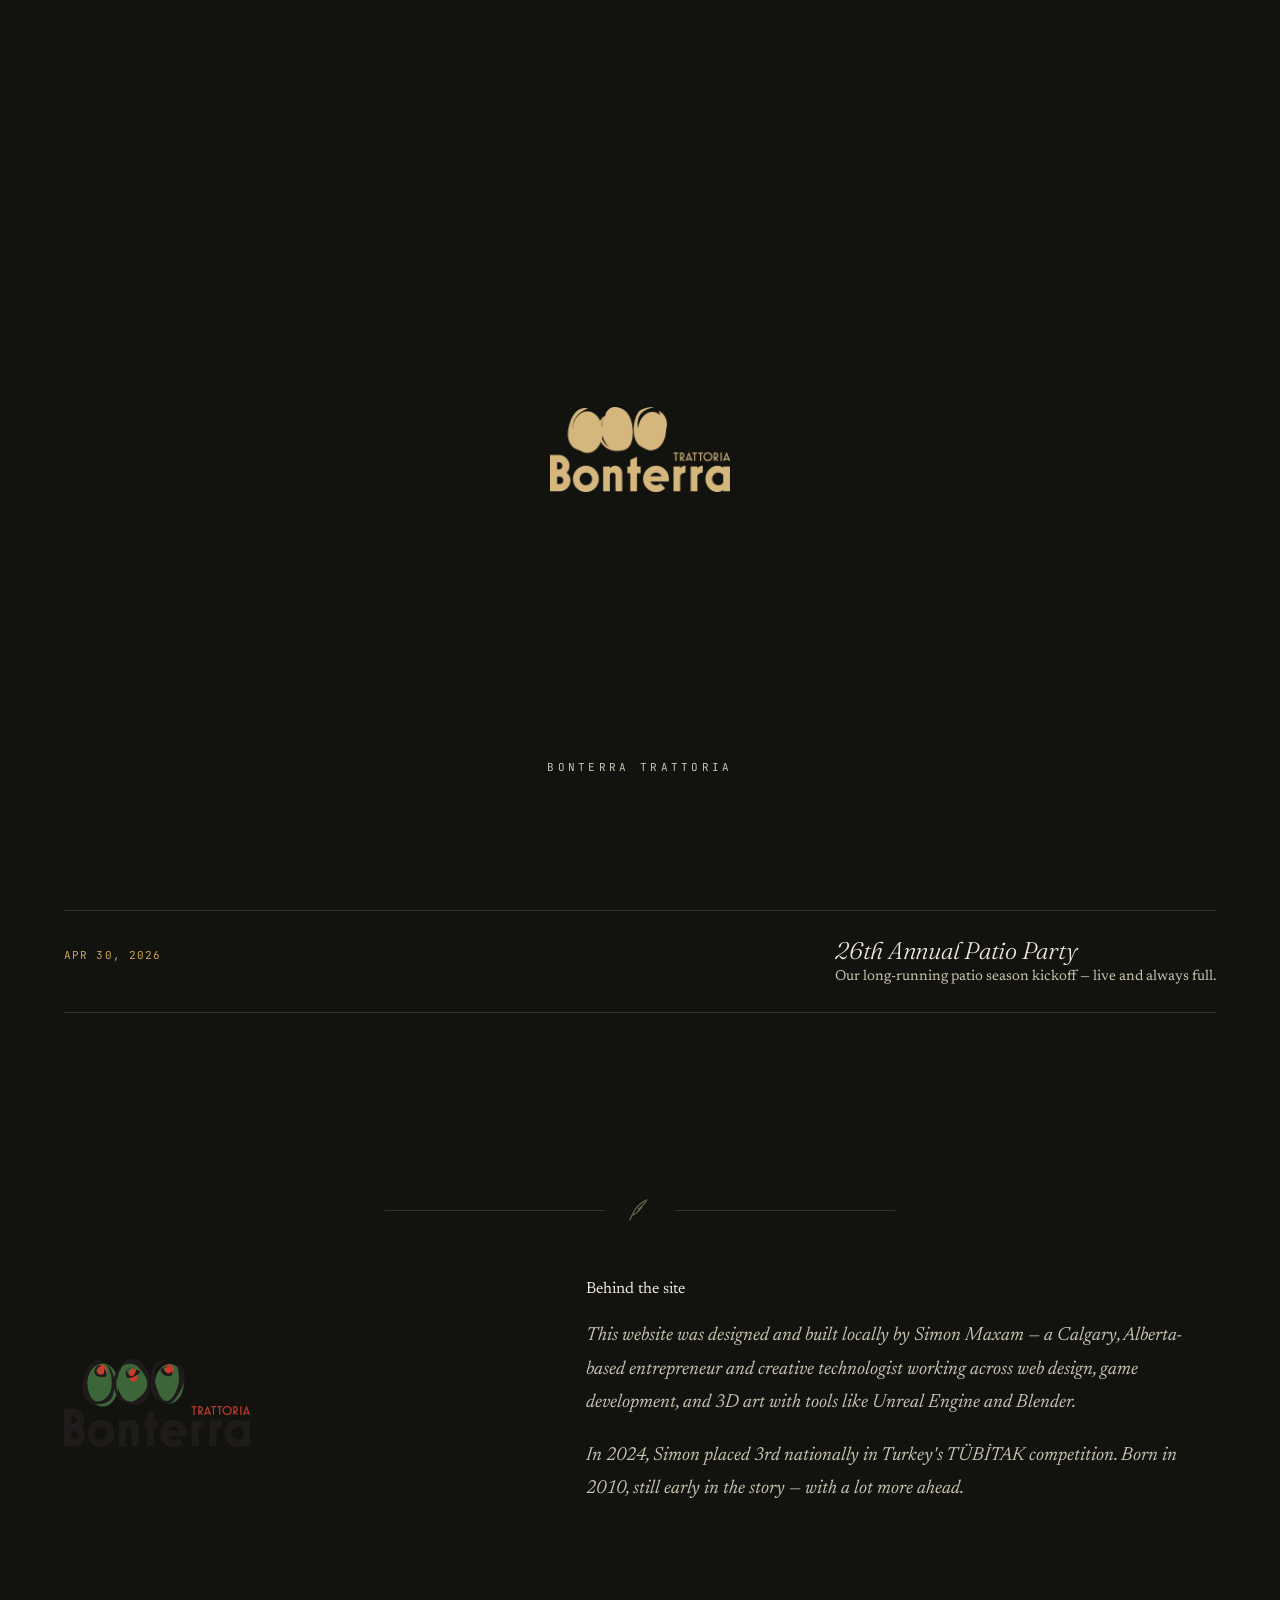
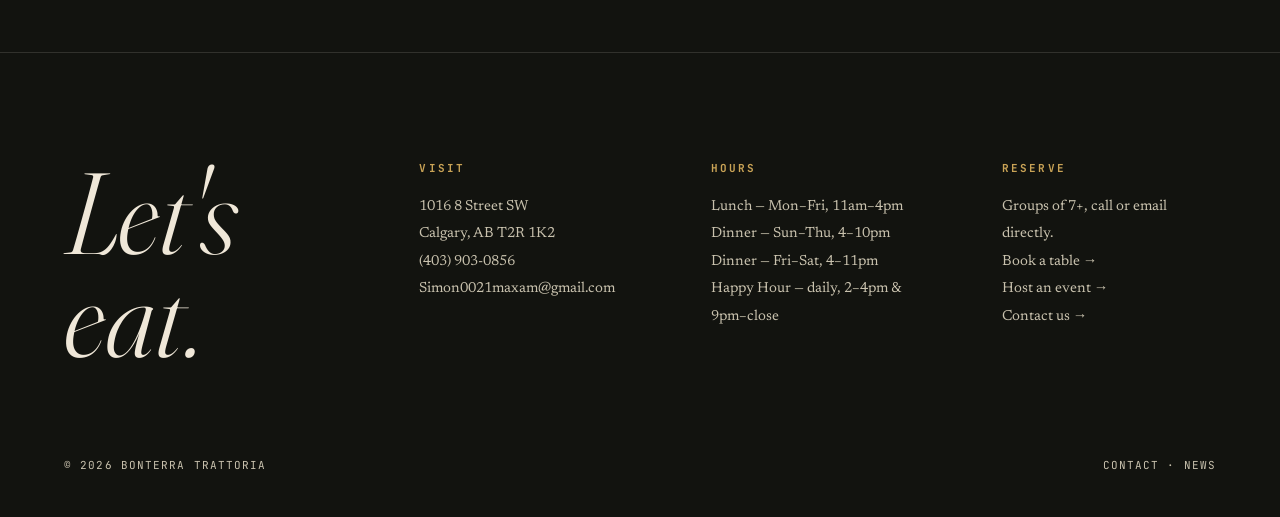
<file: news.html>
<!DOCTYPE html>
<html lang="en">
<head>
<meta charset="UTF-8">
<meta name="viewport" content="width=device-width, initial-scale=1.0">
<title>News — Bonterra Trattoria</title>
<meta name="description" content="What's happening at Bonterra Trattoria — wine dinners, patio parties, and community events in downtown Calgary.">
<link rel="canonical" href="https://bonterra-website.pages.dev/news.html">
<link rel="icon" href="/favicon.ico" sizes="any">
<link rel="icon" type="image/svg+xml" href="images/SVG/bonterra-logo-icon.svg">
<link rel="icon" type="image/png" sizes="180x180" href="images/favicon.png">
<link rel="apple-touch-icon" href="images/favicon.png">
<meta property="og:title" content="News — Bonterra Trattoria">
<meta property="og:image" content="https://bonterra-website.pages.dev/images/terrace-sunset.jpg">
<link rel="preconnect" href="https://fonts.googleapis.com">
<link rel="preconnect" href="https://fonts.gstatic.com" crossorigin>
<link rel="preload" as="style" href="https://fonts.googleapis.com/css2?family=Fraunces:opsz,wght,ital@9..144,300..700,0..1&family=Newsreader:ital,wght@1,400;1,500&family=JetBrains+Mono:wght@400;500&display=swap">
<link href="https://fonts.googleapis.com/css2?family=Fraunces:opsz,wght,ital@9..144,300..700,0..1&family=Newsreader:ital,wght@1,400;1,500&family=JetBrains+Mono:wght@400;500&display=swap" rel="stylesheet" media="print" onload="this.media='all'">
<noscript><link href="https://fonts.googleapis.com/css2?family=Fraunces:opsz,wght,ital@9..144,300..700,0..1&family=Newsreader:ital,wght@1,400;1,500&family=JetBrains+Mono:wght@400;500&display=swap" rel="stylesheet"></noscript>
<link rel="stylesheet" href="style.css">
</head>
<body>

<div id="loader"><div class="loader-greet" id="loaderGreet"></div>
  <div class="loader-mark"><img src="images/logo.png" alt="Bonterra"></div><div class="loader-label">Bonterra Trattoria</div></div>
<div class="cursor-dot"></div>
<div class="cursor-ring"></div>
<div class="cursor-glow"></div>

<div class="drift-olive" id="driftOlive" aria-hidden="true">
  <svg viewBox="0 0 60 60"><path d="M22 10 C30 6 40 8 44 4" stroke="#5A6B3D" stroke-width="3" fill="none" stroke-linecap="round"/><ellipse cx="20" cy="16" rx="9" ry="5" fill="#6b7353" transform="rotate(-30 20 16)"/><ellipse cx="30" cy="38" rx="15" ry="19" fill="#5f7a3f"/><ellipse cx="25" cy="30" rx="6" ry="8" fill="#3c4f26" opacity="0.55"/><ellipse cx="35" cy="32" rx="4" ry="7" fill="#8aa564" opacity="0.5"/></svg>
</div>

<header>
  <a href="index.html" class="wordmark"><img src="images/logo-icon.png" alt="Bonterra Trattoria olive branch logo"> Bonterra</a>
  <button class="menu-toggle" aria-label="Toggle menu"><span></span><span></span><span></span></button>
  <nav>
    <ul>
      <li><a href="about.html">About</a></li>
      <li><a href="menu.html">Menu</a></li>
      <li><a href="gallery.html">Gallery</a></li>
      <li><a href="events.html">Events</a></li>
      <li><a href="news.html">News</a></li>
      <li><a href="contact.html">Contact</a></li>
    </ul>
  </nav>
  <a href="reservations.html" class="nav-cta">Reserve</a>
  <button class="music-toggle" id="musicToggle" aria-label="Toggle background music" aria-pressed="false">
    <svg viewBox="0 0 24 24" width="17" height="17"><path fill="currentColor" d="M9 18V5.5l10-2.2v11.9M9 18a3 3 0 1 1-3-3 3 3 0 0 1 3 3Zm10-3.8a3 3 0 1 1-3-3 3 3 0 0 1 3 3Z"/></svg>
  </button>
  <audio id="bgAudio" src="audio/ambience.mp3" loop preload="none"></audio>
</header>

<section class="page-hero" style="background-image:url('images/bonterra-wine-bar-560x420.jpg');min-height:40vh;">
  <div class="hero-eyebrow">What's happening</div>
  <h1>News at Bonterra.</h1>
  <div class="breadcrumb"><a href="index.html">Home</a> / News</div>
</section>

<section>
  <div class="news-list reveal">
    <div class="news-item">
      <span class="date">Jul 20, 2026</span>
      <div><h3>The Oak &amp; Priest Wine Dinner</h3><p>A guided multi-course pairing dinner with the team from Oak &amp; Priest.</p></div>
    </div>
    <div class="news-item">
      <span class="date">Jul 20, 2026</span>
      <div><h3>The Sunday Chop</h3><p>Dine-in only, Sundays after 4pm — chops, sides, and a drink feature. See the <a href="menu.html" style="color:var(--brass);">menu</a>.</p></div>
    </div>
    <div class="news-item">
      <span class="date">Jun 23, 2026</span>
      <div><h3>Tuscan-Style Canada Day Patio Party</h3><p>An outdoor celebration on our Tuscan-inspired terrace.</p></div>
    </div>
    <div class="news-item">
      <span class="date">May 11, 2026</span>
      <div><h3>Celebrate Celiac Awareness Month with an Elegant Paired Dinner</h3><p>A dedicated gluten-free tasting menu, paired course by course.</p></div>
    </div>
    <div class="news-item">
      <span class="date">Apr 30, 2026</span>
      <div><h3>26th Annual Patio Party</h3><p>Our long-running patio season kickoff — live and always full.</p></div>
    </div>
  </div>
</section>

<div class="olive-divider reveal"><div class="stem"></div><svg viewBox="0 0 40 40"><path d="M8,32 C12,22 16,14 28,8"/><path d="M12,26 C16,24 19,21 22,17"/><path d="M18,19 C22,16 25,13 27,10" /></svg><div class="stem"></div></div>

<section style="padding-top:0;">
  <div class="about-grid" style="grid-template-columns:0.8fr 1.2fr;">
    <img class="reveal" src="images/logo.png" alt="Simon Maxam, creator of this website" loading="lazy">
    <div class="about-copy reveal">
      <span class="section-head tag" style="margin-bottom:22px;">Behind the site</span>
      <p>This website was designed and built locally by Simon Maxam — a Calgary, Alberta-based entrepreneur and creative technologist working across web design, game development, and 3D art with tools like Unreal Engine and Blender.</p>
      <p>In 2024, Simon placed 3rd nationally in Turkey's TÜBİTAK competition. Born in 2010, still early in the story — with a lot more ahead.</p>
    </div>
  </div>
</section>

<footer id="visit">
  <div class="footer-grid">
    <div><div class="footer-word">Let's<br>eat.</div></div>
    <div>
      <h4>Visit</h4>
      <p>1016 8 Street SW<br>Calgary, AB T2R 1K2</p>
      <a href="tel:4039030856">(403) 903-0856</a>
      <a href="mailto:Simon0021maxam@gmail.com">Simon0021maxam@gmail.com</a>
    </div>
    <div>
      <h4>Hours</h4>
      <p>Lunch — Mon–Fri, 11am–4pm</p>
      <p>Dinner — Sun–Thu, 4–10pm</p>
      <p>Dinner — Fri–Sat, 4–11pm</p>
      <p>Happy Hour — daily, 2–4pm &amp; 9pm–close</p>
    </div>
    <div>
      <h4>Reserve</h4>
      <p>Groups of 7+, call or email directly.</p>
      <a href="reservations.html">Book a table →</a>
      <a href="events.html">Host an event →</a>
      <a href="contact.html">Contact us →</a>
    </div>
  </div>
  <div class="footer-bottom">
    <span>© 2026 Bonterra Trattoria</span>
    <span><a href="contact.html">Contact</a> · <a href="news.html">News</a></span>
  </div>
</footer>

<script src="script.js"></script>
</body>
</html>
</file>
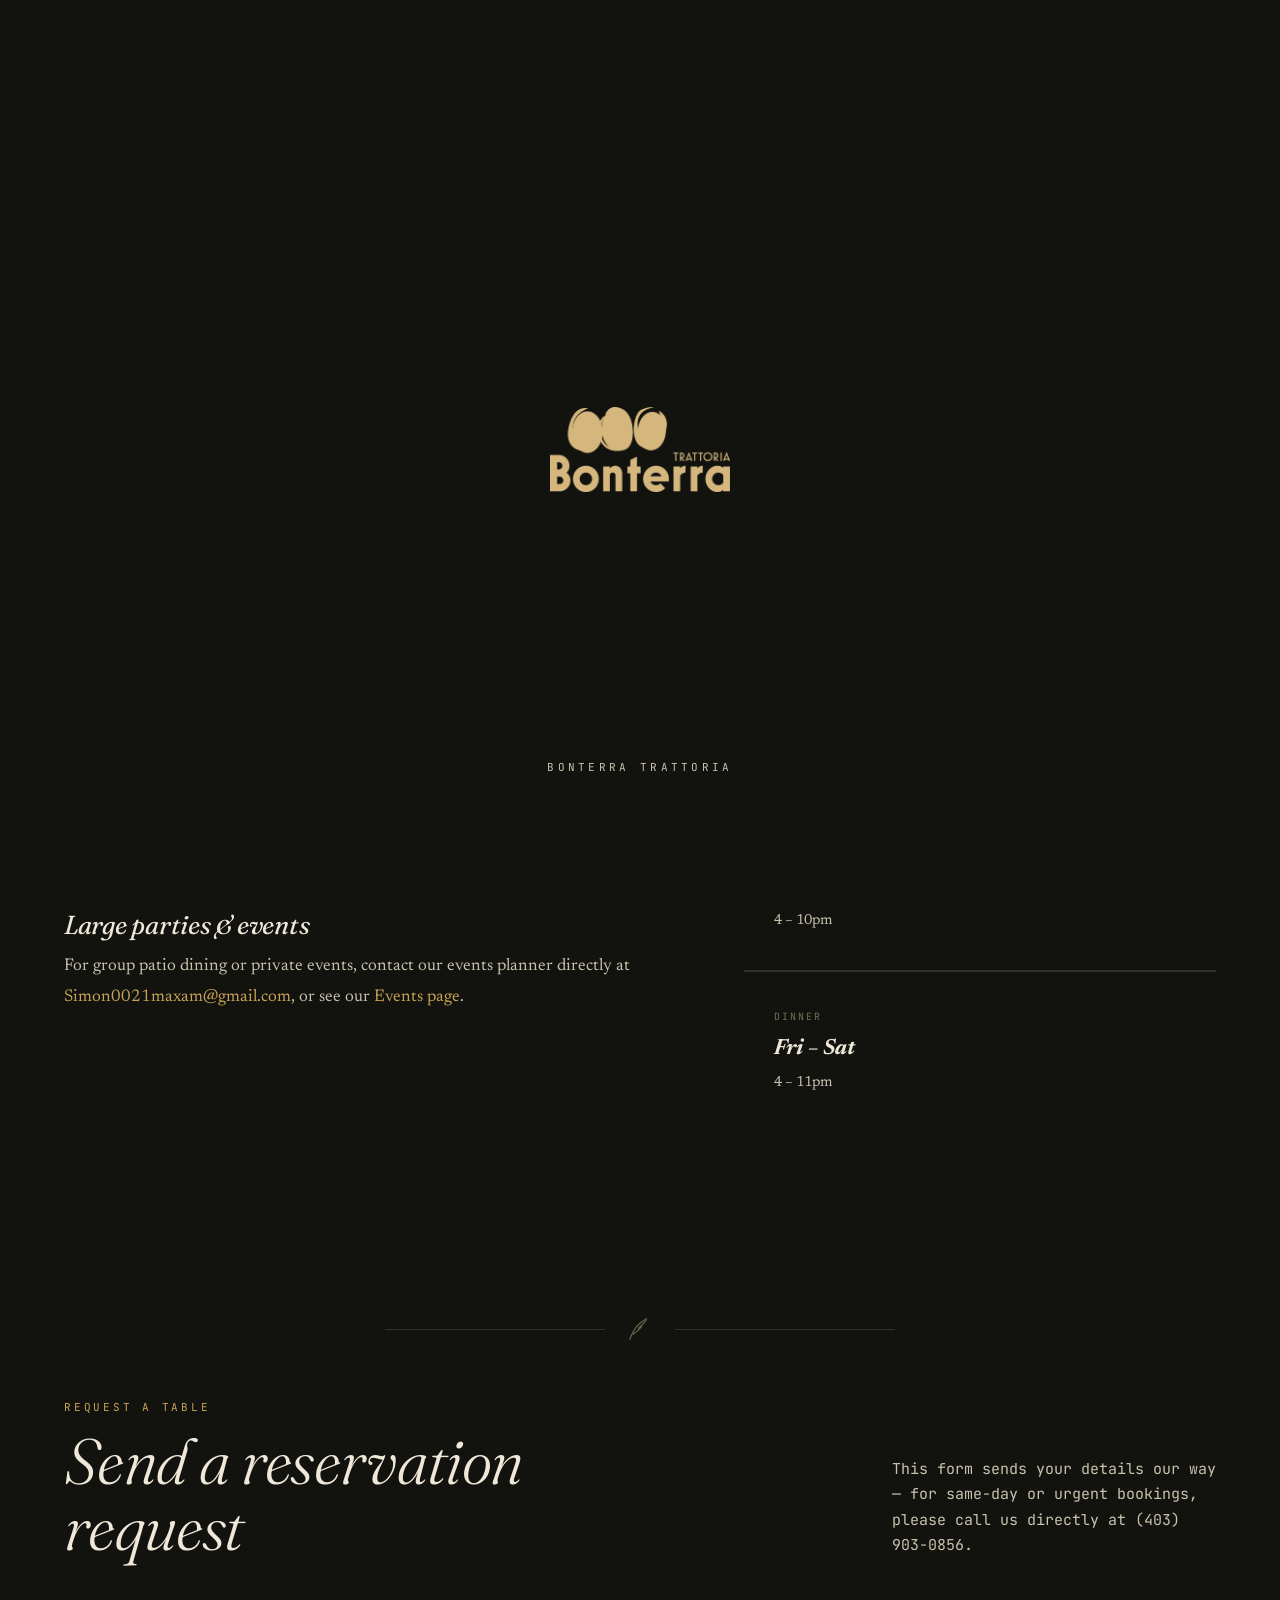
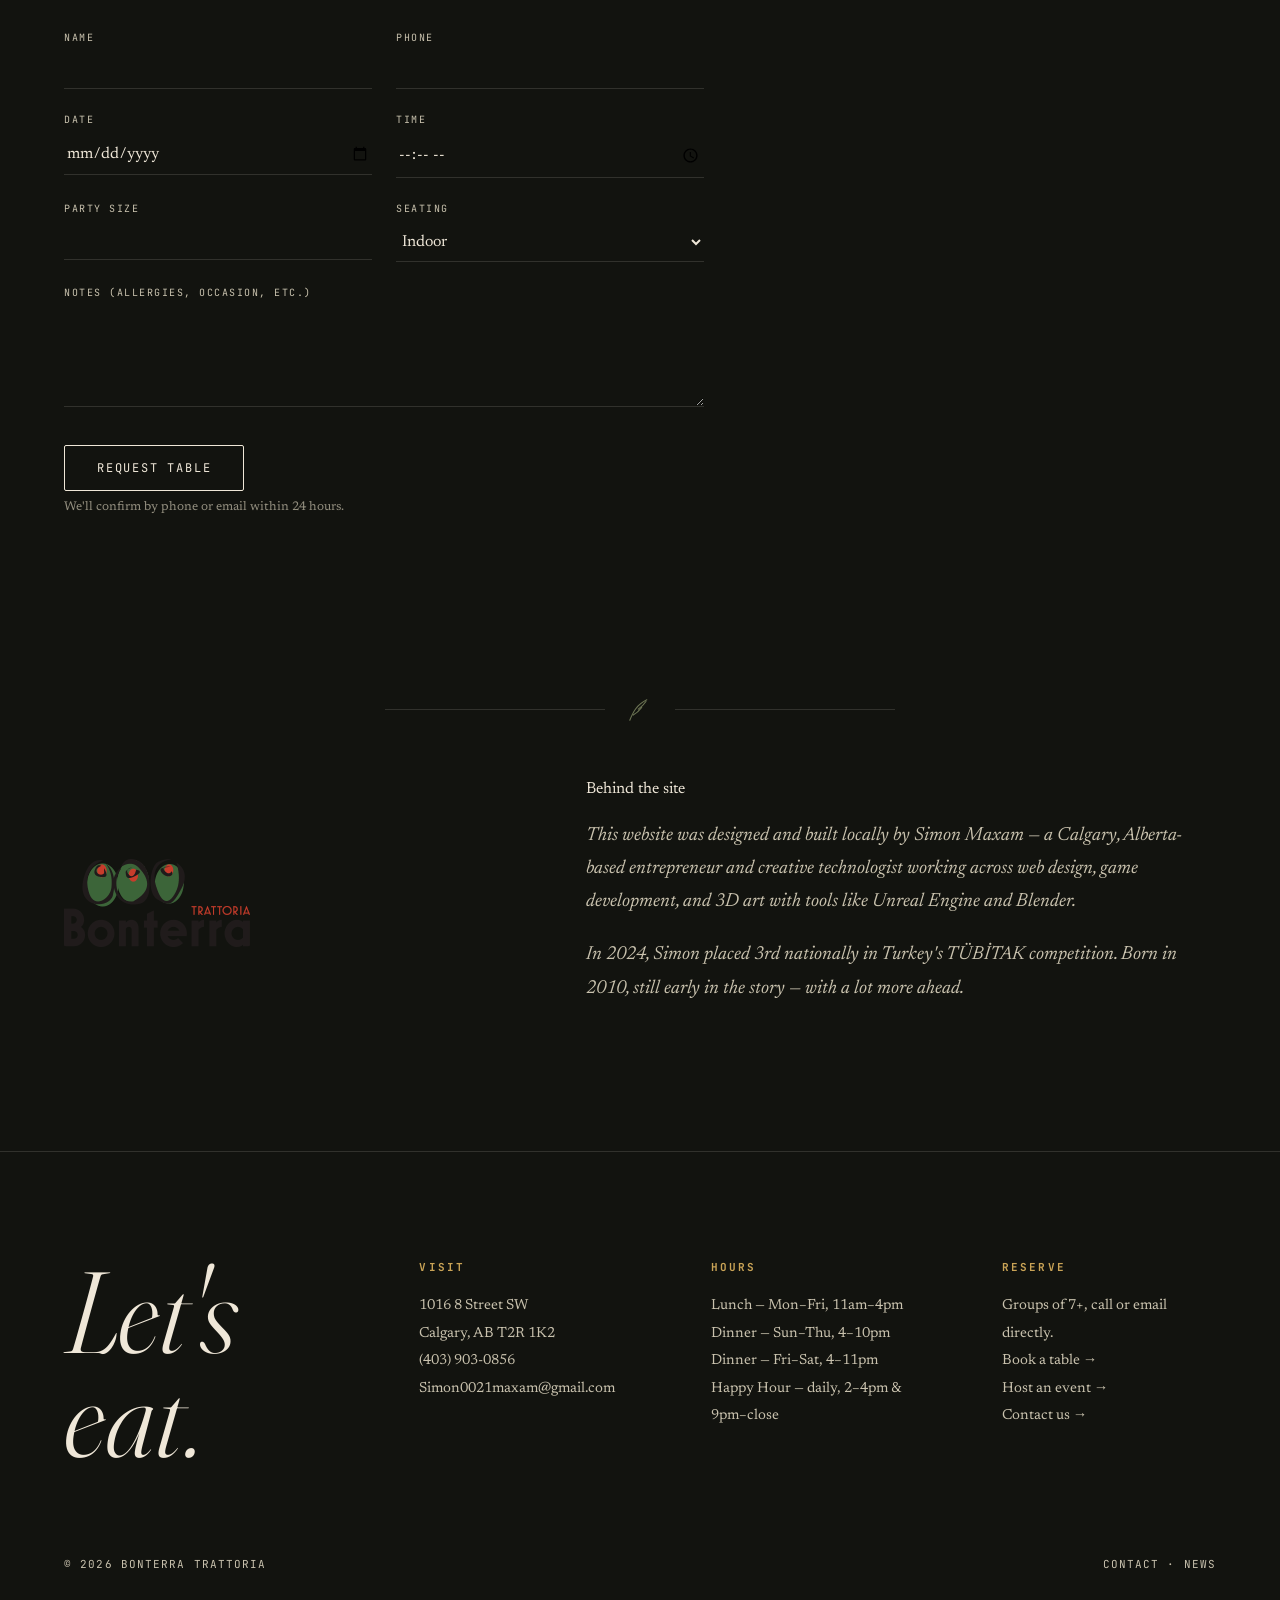
<file: reservations.html>
<!DOCTYPE html>
<html lang="en">
<head>
<meta charset="UTF-8">
<meta name="viewport" content="width=device-width, initial-scale=1.0">
<title>Reservations — Bonterra Trattoria</title>
<meta name="description" content="Book a table at Bonterra Trattoria in downtown Calgary. Patio reservations, group bookings, and hours of operation.">
<link rel="canonical" href="https://bonterra-website.pages.dev/reservations.html">
<link rel="icon" href="/favicon.ico" sizes="any">
<link rel="icon" type="image/svg+xml" href="images/SVG/bonterra-logo-icon.svg">
<link rel="icon" type="image/png" sizes="180x180" href="images/favicon.png">
<link rel="apple-touch-icon" href="images/favicon.png">
<meta property="og:title" content="Reservations — Bonterra Trattoria">
<meta property="og:image" content="https://bonterra-website.pages.dev/images/hero-dining-room.jpg">
<link rel="preconnect" href="https://fonts.googleapis.com">
<link rel="preconnect" href="https://fonts.gstatic.com" crossorigin>
<link rel="preload" as="style" href="https://fonts.googleapis.com/css2?family=Fraunces:opsz,wght,ital@9..144,300..700,0..1&family=Newsreader:ital,wght@1,400;1,500&family=JetBrains+Mono:wght@400;500&display=swap">
<link href="https://fonts.googleapis.com/css2?family=Fraunces:opsz,wght,ital@9..144,300..700,0..1&family=Newsreader:ital,wght@1,400;1,500&family=JetBrains+Mono:wght@400;500&display=swap" rel="stylesheet" media="print" onload="this.media='all'">
<noscript><link href="https://fonts.googleapis.com/css2?family=Fraunces:opsz,wght,ital@9..144,300..700,0..1&family=Newsreader:ital,wght@1,400;1,500&family=JetBrains+Mono:wght@400;500&display=swap" rel="stylesheet"></noscript>
<link rel="stylesheet" href="style.css">
</head>
<body>

<div id="loader"><div class="loader-greet" id="loaderGreet"></div>
  <div class="loader-mark"><img src="images/logo.png" alt="Bonterra"></div><div class="loader-label">Bonterra Trattoria</div></div>
<div class="cursor-dot"></div>
<div class="cursor-ring"></div>
<div class="cursor-glow"></div>

<div class="drift-olive" id="driftOlive" aria-hidden="true">
  <svg viewBox="0 0 60 60"><path d="M22 10 C30 6 40 8 44 4" stroke="#5A6B3D" stroke-width="3" fill="none" stroke-linecap="round"/><ellipse cx="20" cy="16" rx="9" ry="5" fill="#6b7353" transform="rotate(-30 20 16)"/><ellipse cx="30" cy="38" rx="15" ry="19" fill="#5f7a3f"/><ellipse cx="25" cy="30" rx="6" ry="8" fill="#3c4f26" opacity="0.55"/><ellipse cx="35" cy="32" rx="4" ry="7" fill="#8aa564" opacity="0.5"/></svg>
</div>

<header>
  <a href="index.html" class="wordmark"><img src="images/logo-icon.png" alt="Bonterra Trattoria olive branch logo"> Bonterra</a>
  <button class="menu-toggle" aria-label="Toggle menu"><span></span><span></span><span></span></button>
  <nav>
    <ul>
      <li><a href="about.html">About</a></li>
      <li><a href="menu.html">Menu</a></li>
      <li><a href="gallery.html">Gallery</a></li>
      <li><a href="events.html">Events</a></li>
      <li><a href="news.html">News</a></li>
      <li><a href="contact.html">Contact</a></li>
    </ul>
  </nav>
  <a href="reservations.html" class="nav-cta">Reserve</a>
  <button class="music-toggle" id="musicToggle" aria-label="Toggle background music" aria-pressed="false">
    <svg viewBox="0 0 24 24" width="17" height="17"><path fill="currentColor" d="M9 18V5.5l10-2.2v11.9M9 18a3 3 0 1 1-3-3 3 3 0 0 1 3 3Zm10-3.8a3 3 0 1 1-3-3 3 3 0 0 1 3 3Z"/></svg>
  </button>
  <audio id="bgAudio" src="audio/ambience.mp3" loop preload="none"></audio>
</header>

<section class="page-hero" style="background-image:url('images/IMG_9830-min-940x420.jpg');min-height:40vh;">
  <div class="hero-eyebrow">Book a table</div>
  <h1>Reservations.</h1>
  <div class="breadcrumb"><a href="index.html">Home</a> / Reservations</div>
</section>

<section>
  <div class="about-grid">
    <div class="prose reveal">
      <p>For groups of 7 or more, please call the restaurant at <a href="tel:4039030856" style="color:var(--brass);">(403) 903-0856</a> or email <a href="mailto:Simon0021maxam@gmail.com" style="color:var(--brass);">Simon0021maxam@gmail.com</a>. For everything smaller, book below or through OpenTable.</p>
      <h3>Patio reservations</h3>
      <p>Patio tables can be reserved through our OpenTable booking system. There's a firm two-hour dining limit on outdoor tables, and the patio is weather-dependent. Parties over 12 for lunch, or over 6 for dinner, will be expected to commit to a minimum spend or be seated inside.</p>
      <h3>Large parties &amp; events</h3>
      <p>For group patio dining or private events, contact our events planner directly at <a href="mailto:Simon0021maxam@gmail.com" style="color:var(--brass);">Simon0021maxam@gmail.com</a>, or see our <a href="events.html" style="color:var(--brass);">Events page</a>.</p>
    </div>
    <div class="reveal">
      <div class="info-grid" style="grid-template-columns:1fr;margin-top:0;">
        <div class="info-card">
          <span class="cat">Lunch</span>
          <h4>Mon – Fri</h4>
          <p>11am – 4pm</p>
        </div>
        <div class="info-card">
          <span class="cat">Happy hour</span>
          <h4>Every day</h4>
          <p>2 – 4pm &amp; 9pm – close</p>
        </div>
        <div class="info-card">
          <span class="cat">Dinner</span>
          <h4>Sun – Thu</h4>
          <p>4 – 10pm</p>
        </div>
        <div class="info-card">
          <span class="cat">Dinner</span>
          <h4>Fri – Sat</h4>
          <p>4 – 11pm</p>
        </div>
      </div>
    </div>
  </div>
</section>

<div class="olive-divider reveal"><div class="stem"></div><svg viewBox="0 0 40 40"><path d="M8,32 C12,22 16,14 28,8"/><path d="M12,26 C16,24 19,21 22,17"/><path d="M18,19 C22,16 25,13 27,10" /></svg><div class="stem"></div></div>

<section style="padding-top:0;">
  <div class="section-head reveal"><div><span class="tag">Request a table</span><h2>Send a reservation request</h2></div>
    <p>This form sends your details our way — for same-day or urgent bookings, please call us directly at (403) 903-0856.</p>
  </div>
  <form id="reservation-form" class="reveal" action="https://formspree.io/f/mpqvljgz" method="POST">
    <input type="hidden" name="_subject" value="New reservation request from Bonterra website">
    <div class="form-grid">
      <div><label for="r-name">Name</label><input type="text" id="r-name" name="name" required></div>
      <div><label for="r-phone">Phone</label><input type="tel" id="r-phone" name="phone" required></div>
      <div><label for="r-date">Date</label><input type="date" id="r-date" name="date" required></div>
      <div><label for="r-time">Time</label><input type="time" id="r-time" name="time" required></div>
      <div><label for="r-party">Party size</label><input type="number" id="r-party" name="party_size" min="1" max="20" required></div>
      <div><label for="r-seating">Seating</label>
        <select id="r-seating" name="seating"><option>Indoor</option><option>Patio (weather permitting)</option><option>Bar</option><option>No preference</option></select>
      </div>
      <div class="full"><label for="r-notes">Notes (allergies, occasion, etc.)</label><textarea id="r-notes" name="notes"></textarea></div>
      <div class="full">
        <button type="submit" class="submit-btn">Request table</button>
        <p class="form-note" id="reservation-note">We'll confirm by phone or email within 24 hours.</p>
      </div>
    </div>
  </form>
</section>

<div class="olive-divider reveal"><div class="stem"></div><svg viewBox="0 0 40 40"><path d="M8,32 C12,22 16,14 28,8"/><path d="M12,26 C16,24 19,21 22,17"/><path d="M18,19 C22,16 25,13 27,10" /></svg><div class="stem"></div></div>

<section style="padding-top:0;">
  <div class="about-grid" style="grid-template-columns:0.8fr 1.2fr;">
    <img class="reveal" src="images/logo.png" alt="Simon Maxam, creator of this website" loading="lazy">
    <div class="about-copy reveal">
      <span class="section-head tag" style="margin-bottom:22px;">Behind the site</span>
      <p>This website was designed and built locally by Simon Maxam — a Calgary, Alberta-based entrepreneur and creative technologist working across web design, game development, and 3D art with tools like Unreal Engine and Blender.</p>
      <p>In 2024, Simon placed 3rd nationally in Turkey's TÜBİTAK competition. Born in 2010, still early in the story — with a lot more ahead.</p>
    </div>
  </div>
</section>

<footer id="visit">
  <div class="footer-grid">
    <div><div class="footer-word">Let's<br>eat.</div></div>
    <div>
      <h4>Visit</h4>
      <p>1016 8 Street SW<br>Calgary, AB T2R 1K2</p>
      <a href="tel:4039030856">(403) 903-0856</a>
      <a href="mailto:Simon0021maxam@gmail.com">Simon0021maxam@gmail.com</a>
    </div>
    <div>
      <h4>Hours</h4>
      <p>Lunch — Mon–Fri, 11am–4pm</p>
      <p>Dinner — Sun–Thu, 4–10pm</p>
      <p>Dinner — Fri–Sat, 4–11pm</p>
      <p>Happy Hour — daily, 2–4pm &amp; 9pm–close</p>
    </div>
    <div>
      <h4>Reserve</h4>
      <p>Groups of 7+, call or email directly.</p>
      <a href="reservations.html">Book a table →</a>
      <a href="events.html">Host an event →</a>
      <a href="contact.html">Contact us →</a>
    </div>
  </div>
  <div class="footer-bottom">
    <span>© 2026 Bonterra Trattoria</span>
    <span><a href="contact.html">Contact</a> · <a href="news.html">News</a></span>
  </div>
</footer>

<script src="script.js"></script>
</body>
</html>
</file>
<file: style.css>
:root{
    --ink:#12130f;
    --ink-2:#191a14;
    --parchment:#efe7d8;
    --parchment-dim:#c9c2ae;
    --brass:#c9a356;
    --oxblood:#7a2323;
    --olive:#6b7353;
    --line:rgba(239,231,216,0.14);
  }
  *{box-sizing:border-box;margin:0;padding:0;}
  html{scroll-behavior:smooth;}
  body{
    background:var(--ink);
    color:var(--parchment);
    font-family:'Newsreader', serif;
    overflow-x:hidden;
    -webkit-font-smoothing:antialiased;
  }
  ::selection{background:var(--brass);color:var(--ink);}

  h1,h2,h3,.display{
    font-family:'Fraunces', serif;
    font-weight:400;
    letter-spacing:-0.01em;
    line-height:1.02;
  }
  .mono{
    font-family:'JetBrains Mono', monospace;
    letter-spacing:0.04em;
    text-transform:uppercase;
  }
  a{color:inherit;text-decoration:none;}
  img{max-width:100%;display:block;}

  /* grain overlay */
  body::before{
    content:"";
    position:fixed;inset:0;
    z-index:200;
    pointer-events:none;
    opacity:0.05;
    background-image:url("data:image/svg+xml,%3Csvg xmlns='http://www.w3.org/2000/svg' width='120' height='120'%3E%3Cfilter id='n'%3E%3CfeTurbulence type='fractalNoise' baseFrequency='0.9' numOctaves='2' stitchTiles='stitch'/%3E%3C/filter%3E%3Crect width='100%25' height='100%25' filter='url(%23n)'/%3E%3C/svg%3E");
  }

  /* ---------- LOADER ---------- */
  #loader{
    position:fixed;inset:0;z-index:500;
    background:var(--ink);
    display:flex;align-items:center;justify-content:center;
    transition:opacity 0.9s ease, visibility 0.9s ease;
  }
  #loader.done{opacity:0;visibility:hidden;}
  .loader-greet{
    position:absolute;
    left:50%;top:50%;
    font-family:'Fraunces',serif;
    font-style:italic;
    font-weight:400;
    font-size:clamp(28px,4vw,44px);
    color:var(--parchment);
    letter-spacing:0.01em;
    white-space:nowrap;
    opacity:0;
    transform:translate(-50%,calc(-50% + 10px));
    pointer-events:none;
  }
  .loader-greet.show{
    animation:greetPulse 0.42s ease forwards;
  }
  @keyframes greetPulse{
    0%{opacity:0;transform:translate(-50%,calc(-50% + 10px));}
    35%{opacity:1;transform:translate(-50%,-50%);}
    75%{opacity:1;transform:translate(-50%,-50%);}
    100%{opacity:0;transform:translate(-50%,calc(-50% - 8px));}
  }
  .loader-mark{
    position:relative;width:180px;height:auto;
  }
  .loader-mark img{
    width:100%;height:auto;display:block;
    opacity:0;
    transform:scale(0.85);
    filter:brightness(0) saturate(100%) invert(76%) sepia(29%) saturate(447%) hue-rotate(1deg) brightness(93%) contrast(90%);
    animation:markIn 1.1s cubic-bezier(.16,.9,.3,1) 1.9s forwards;
  }
  @keyframes markIn{
    0%{opacity:0;transform:scale(0.8);}
    60%{opacity:1;}
    100%{opacity:1;transform:scale(1);}
  }
  .loader-mark::after{
    content:"";
    position:absolute;left:50%;top:50%;
    width:60px;height:60px;
    transform:translate(-50%,-50%);
    border:1px solid var(--brass);
    border-radius:50%;
    opacity:0;
    animation:ringPulse 1.8s ease 2.0s forwards;
  }
  @keyframes ringPulse{
    0%{opacity:0.9;width:60px;height:60px;}
    100%{opacity:0;width:340px;height:340px;}
  }
  .loader-label{
    position:absolute;
    bottom:14%;
    font-family:'JetBrains Mono',monospace;
    font-size:11px;
    letter-spacing:0.3em;
    color:var(--parchment-dim);
    text-transform:uppercase;
    opacity:0;
    animation:fadeIn 0.6s ease 2.3s forwards;
  }
  @keyframes fadeIn{to{opacity:1;}}
  #loader.quick .loader-mark img{animation-duration:0.5s;animation-delay:0s;}
  #loader.quick .loader-mark::after{animation-duration:0.6s;animation-delay:0s;}
  #loader.quick .loader-label{animation-duration:0.3s;animation-delay:0.15s;}

  /* ---------- CUSTOM CURSOR ---------- */
  @media (hover:hover) and (pointer:fine){
    body{cursor:none;}
    .cursor-dot, .cursor-ring{
      position:fixed;top:0;left:0;pointer-events:none;z-index:400;
      transform:translate(-50%,-50%);
    }
    .cursor-dot{
      width:6px;height:6px;border-radius:50%;background:var(--brass);
      transition:transform 0.15s ease, opacity 0.2s ease;
    }
    .cursor-ring{
      width:34px;height:34px;border-radius:50%;
      border:1px solid var(--parchment-dim);
      transition:width 0.25s ease, height 0.25s ease, border-color 0.25s ease, transform 0.08s linear, opacity 0.2s ease;
    }
    .cursor-ring.hovering{
      width:64px;height:64px;
      border-color:var(--brass);
      background:rgba(201,163,86,0.08);
    }
  }

  /* ---------- CURSOR GLOW + OLIVE TRAIL ---------- */
  .cursor-glow{
    position:fixed;top:0;left:0;z-index:150;pointer-events:none;
    width:520px;height:520px;border-radius:50%;
    transform:translate(-50%,-50%);
    background:radial-gradient(circle, rgba(201,163,86,0.16) 0%, rgba(107,115,83,0.10) 38%, rgba(107,115,83,0) 70%);
    mix-blend-mode:screen;
    opacity:0;
    transition:opacity 0.5s ease;
    will-change:left,top;
  }
  .cursor-glow.active{opacity:1;}

  .olive-leaf{
    position:fixed;top:0;left:0;z-index:151;pointer-events:none;
    width:16px;height:16px;
    transform:translate(-50%,-50%) rotate(0deg) scale(0.6);
    opacity:0;
    color:var(--olive);
  }
  .olive-leaf svg{width:100%;height:100%;display:block;}
  .olive-leaf path{fill:currentColor;opacity:0.55;}
  @keyframes leafDrift{
    0%{opacity:0;transform:translate(-50%,-50%) rotate(var(--r0,0deg)) scale(0.4);}
    12%{opacity:0.85;}
    100%{
      opacity:0;
      transform:translate(calc(-50% + var(--dx,40px)), calc(-50% + var(--dy,60px))) rotate(var(--r1,120deg)) scale(1);
    }
  }
  .olive-leaf.drift{animation:leafDrift 1.6s cubic-bezier(.2,.7,.3,1) forwards;}

  @media (max-width:820px){
    .cursor-glow, .olive-leaf{display:none;}
  }

  /* ---------- OLIVE DIVIDER ---------- */
  .olive-divider{
    display:flex;align-items:center;justify-content:center;gap:18px;
    padding:6vh 0;opacity:0.75;
  }
  .olive-divider .stem{width:min(220px,30vw);height:1px;background:var(--line);}
  .olive-divider svg{width:34px;height:34px;flex-shrink:0;}
  .olive-divider path{fill:none;stroke:var(--olive);stroke-width:1.3;stroke-linecap:round;}

  /* ---------- NAV ---------- */
  header{
    position:fixed;top:0;left:0;right:0;z-index:100;
    display:flex;align-items:center;justify-content:space-between;
    padding:22px 5vw;
    background:transparent;
    border-bottom:1px solid transparent;
    transition:background 0.35s ease, border-color 0.35s ease;
  }
  header.scrolled{
    background:rgba(18,19,15,0.86);
    backdrop-filter:blur(10px);
    -webkit-backdrop-filter:blur(10px);
    border-bottom:1px solid var(--line);
  }
  .wordmark{font-family:'Fraunces',serif;font-size:20px;letter-spacing:0.02em;display:flex;align-items:center;gap:10px;}
  .wordmark img{height:26px;width:auto;filter:brightness(0) saturate(100%) invert(94%) sepia(8%) saturate(215%) hue-rotate(9deg) brightness(103%) contrast(94%);}
  nav ul{list-style:none;display:flex;gap:34px;}
  nav a{font-family:'JetBrains Mono',monospace;font-size:11px;letter-spacing:0.15em;text-transform:uppercase;position:relative;}
  nav a::after{
    content:"";position:absolute;left:0;bottom:-4px;width:0;height:1px;background:var(--brass);
    transition:width 0.3s ease;
  }
  nav a:hover::after{width:100%;}
  .nav-cta{
    border:1px solid var(--parchment);padding:9px 18px;border-radius:2px;
    font-family:'JetBrains Mono',monospace;font-size:11px;letter-spacing:0.1em;text-transform:uppercase;
  }
  .menu-toggle{display:none;}
  .music-toggle{
    display:flex;align-items:center;justify-content:center;
    width:38px;height:38px;border-radius:50%;
    border:1px solid var(--brass);background:rgba(201,163,86,0.14);color:var(--brass);
    cursor:pointer;margin-left:16px;transition:background 0.3s ease, transform 0.2s ease, box-shadow 0.3s ease;
  }
  .music-toggle:hover{transform:scale(1.08);}
  .music-toggle.playing{
    background:var(--brass);color:var(--ink);
    box-shadow:0 0 0 4px rgba(201,163,86,0.18), 0 0 18px rgba(201,163,86,0.35);
    animation:musicPulse 2.4s ease-in-out infinite;
  }
  @keyframes musicPulse{
    0%,100%{box-shadow:0 0 0 4px rgba(201,163,86,0.18), 0 0 18px rgba(201,163,86,0.35);}
    50%{box-shadow:0 0 0 7px rgba(201,163,86,0.1), 0 0 26px rgba(201,163,86,0.5);}
  }

  /* ---------- HERO ---------- */
  .hero{
    position:relative;min-height:100svh;
    display:flex;flex-direction:column;justify-content:flex-end;
    padding:0 5vw 7vh;
    background:
      linear-gradient(180deg, rgba(18,19,15,0.15) 0%, rgba(18,19,15,0.55) 60%, var(--ink) 100%),
      url('images/hero-dining-room.jpg') center 40%/cover no-repeat;
  }
  .hero-eyebrow{
    font-family:'JetBrains Mono',monospace;font-size:12px;letter-spacing:0.3em;
    color:var(--brass);text-transform:uppercase;margin-bottom:22px;
    opacity:0;animation:riseIn 1s ease 0.4s forwards;
  }
  .hero h1{
    font-size:clamp(52px, 10vw, 148px);
    font-style:italic;
    font-weight:300;
    color:var(--parchment);
    max-width:14ch;
    opacity:0;animation:riseIn 1.1s ease 0.6s forwards;
  }
  .hero-sub{
    margin-top:26px;max-width:46ch;font-size:18px;color:var(--parchment-dim);font-style:italic;
    opacity:0;animation:riseIn 1.1s ease 0.9s forwards;
  }
  @keyframes riseIn{from{opacity:0;transform:translateY(24px);}to{opacity:1;transform:translateY(0);}}

  .scroll-cue{
    position:absolute;right:5vw;bottom:6vh;
    display:flex;align-items:center;gap:10px;
    font-family:'JetBrains Mono',monospace;font-size:10px;letter-spacing:0.2em;color:var(--parchment-dim);
    text-transform:uppercase;
  }
  .scroll-cue .line{width:1px;height:40px;background:var(--parchment-dim);position:relative;overflow:hidden;}
  .scroll-cue .line::after{
    content:"";position:absolute;top:-100%;left:0;width:100%;height:100%;background:var(--brass);
    animation:pour 2.2s ease-in-out infinite;
  }
  @keyframes pour{0%{top:-100%;}60%{top:100%;}100%{top:100%;}}

  /* ---------- TICKER ---------- */
  .ticker-wrap{
    border-top:1px solid var(--line);border-bottom:1px solid var(--line);
    background:var(--ink-2);
    padding:16px 0;overflow:hidden;white-space:nowrap;
  }
  .ticker{display:inline-block;padding-left:100%;animation:scrollTicker 32s linear infinite;}
  .ticker span{
    font-family:'JetBrains Mono',monospace;font-size:13px;letter-spacing:0.08em;
    text-transform:uppercase;color:var(--parchment-dim);margin-right:48px;
  }
  .ticker span b, .ticker span .tick-em{color:var(--brass);font-weight:500;}
  @keyframes scrollTicker{from{transform:translateX(0);}to{transform:translateX(-100%);}}

  section{padding:14vh 5vw;position:relative;}
  .section-head{display:flex;justify-content:space-between;align-items:flex-end;gap:40px;margin-bottom:8vh;flex-wrap:wrap;}
  .section-head .tag{
    font-family:'JetBrains Mono',monospace;font-size:11px;letter-spacing:0.25em;
    color:var(--brass);text-transform:uppercase;margin-bottom:14px;display:block;
  }
  .section-head h2{font-size:clamp(34px,5vw,64px);font-style:italic;font-weight:300;max-width:16ch;}
  .section-head p{max-width:36ch;color:var(--parchment-dim);font-size:15px;font-family:'JetBrains Mono',monospace;text-transform:none;letter-spacing:0;line-height:1.7;}

  .reveal{opacity:0;transform:translateY(36px);transition:opacity 0.9s ease, transform 0.9s ease;}
  .reveal.in{opacity:1;transform:translateY(0);}

  /* ---------- ABOUT ---------- */
  .about-grid{display:grid;grid-template-columns:1.1fr 0.9fr;gap:8vw;align-items:center;}
  .about-grid img{border-radius:2px;filter:sepia(0.15) contrast(1.05);}
  .about-copy p{font-size:19px;line-height:1.75;color:var(--parchment-dim);font-style:italic;margin-bottom:20px;}
  .about-stats{display:flex;gap:40px;margin-top:40px;}
  .about-stats div{border-top:1px solid var(--line);padding-top:14px;}
  .about-stats b{font-family:'Fraunces',serif;font-size:30px;display:block;color:var(--brass);font-style:italic;}
  .about-stats span{font-family:'JetBrains Mono',monospace;font-size:10px;letter-spacing:0.15em;text-transform:uppercase;color:var(--parchment-dim);}

  /* ---------- MENU ---------- */
  .menu-cards{display:grid;grid-template-columns:repeat(3,1fr);gap:2px;background:var(--line);}
  .menu-card{
    background:var(--ink);padding:44px 34px;position:relative;overflow:hidden;
    transition:background 0.4s ease;
  }
  .menu-card:hover{background:var(--ink-2);}
  .dish-photo{width:64px;height:64px;object-fit:cover;border-radius:50%;border:1px solid var(--line);margin-bottom:18px;filter:sepia(0.15) contrast(1.05);}
  .menu-card .cat{font-family:'JetBrains Mono',monospace;font-size:10px;letter-spacing:0.2em;color:var(--olive);text-transform:uppercase;}
  .menu-card h3{font-size:26px;font-style:italic;margin:18px 0 14px;color:var(--parchment);}
  .dish-row{display:flex;justify-content:space-between;gap:16px;padding:11px 0;border-bottom:1px dashed var(--line);}
  .dish-row:last-child{border-bottom:none;}
  .dish-name{font-size:14.5px;color:var(--parchment-dim);}
  .dish-price{font-family:'JetBrains Mono',monospace;font-size:14px;color:var(--brass);}
  .menu-note{font-size:12px;color:var(--parchment-dim);opacity:0.65;font-style:italic;margin-top:16px;}

  /* ---------- HAPPY HOUR BANNER ---------- */
  .hh-band{
    background:var(--oxblood);
    padding:9vh 5vw;
    display:flex;align-items:center;justify-content:space-between;gap:40px;flex-wrap:wrap;
  }
  .hh-band h2{font-size:clamp(30px,5vw,58px);font-style:italic;font-weight:300;max-width:12ch;}
  .hh-band p{max-width:34ch;font-size:15.5px;line-height:1.7;color:#f0d9d9;font-family:'JetBrains Mono',monospace;text-transform:none;letter-spacing:0;}
  .hh-cta{
    border:1px solid var(--parchment);padding:16px 30px;border-radius:2px;flex-shrink:0;
    font-family:'JetBrains Mono',monospace;font-size:12px;letter-spacing:0.15em;text-transform:uppercase;
    transition:background 0.3s ease, color 0.3s ease;
  }
  .hh-cta:hover{background:var(--parchment);color:var(--oxblood);}

  /* ---------- REVIEWS ---------- */
  .reviews{display:grid;grid-template-columns:repeat(3,1fr);gap:60px;}
  .review q{font-family:'Fraunces',serif;font-style:italic;font-size:21px;line-height:1.5;display:block;margin-bottom:20px;}
  .review .who{font-family:'JetBrains Mono',monospace;font-size:11px;letter-spacing:0.15em;color:var(--brass);text-transform:uppercase;}

  /* ---------- EVENTS/GALLERY STRIP ---------- */
  .strip{display:grid;grid-template-columns:1.3fr 1fr 1fr;gap:2px;}
  .strip figure{position:relative;overflow:hidden;height:340px;}
  .strip img{width:100%;height:100%;object-fit:cover;transition:transform 0.7s ease;filter:sepia(0.1) contrast(1.05);}
  .strip figure:hover img{transform:scale(1.06);}
  .strip figcaption{
    position:absolute;left:0;bottom:0;padding:20px;
    background:linear-gradient(0deg, rgba(18,19,15,0.85), transparent);
    font-family:'JetBrains Mono',monospace;font-size:11px;letter-spacing:0.15em;text-transform:uppercase;
    width:100%;
  }

  /* ---------- FOOTER / VISIT ---------- */
  footer{
    padding:12vh 5vw 5vh;border-top:1px solid var(--line);
  }
  .footer-grid{display:grid;grid-template-columns:1.3fr 1fr 1fr 1fr;gap:6vw;margin-bottom:10vh;}
  .footer-grid h4{
    font-family:'JetBrains Mono',monospace;font-size:11px;letter-spacing:0.2em;text-transform:uppercase;
    color:var(--brass);margin-bottom:18px;
  }
  .footer-grid p, .footer-grid a{font-size:14.5px;color:var(--parchment-dim);line-height:1.9;display:block;}
  .footer-grid a:hover{color:var(--parchment);}
  .footer-word{font-size:clamp(40px,9vw,120px);font-style:italic;font-family:'Fraunces',serif;font-weight:300;color:var(--parchment);line-height:0.9;}
  .footer-bottom{display:flex;justify-content:space-between;align-items:center;flex-wrap:wrap;gap:20px;
    font-family:'JetBrains Mono',monospace;font-size:11px;letter-spacing:0.1em;color:var(--parchment-dim);text-transform:uppercase;}

  @media (max-width:860px){
    nav ul{display:none;}
    .about-grid{grid-template-columns:1fr;}
    .menu-cards{grid-template-columns:1fr;}
    .reviews{grid-template-columns:1fr;gap:40px;}
    .strip{grid-template-columns:1fr;}
    .strip figure{height:220px;}
    .footer-grid{grid-template-columns:1fr 1fr;gap:40px;}
    .hh-band{flex-direction:column;align-items:flex-start;}
  }
  @media (prefers-reduced-motion: reduce){
    *{animation-duration:0.01ms !important; transition-duration:0.01ms !important;}
  }

/* ---------- DRAGGABLE FLOATING OLIVE ---------- */
.drift-olive{
  position:fixed;top:-200px;left:85%;z-index:65;
  width:110px;height:110px;
  cursor:grab;touch-action:none;
  opacity:0;
}
.drift-olive::before{
  content:"";position:absolute;inset:-30px;border-radius:50%;
  background:radial-gradient(circle, rgba(201,163,86,0.35) 0%, rgba(107,115,83,0.18) 45%, transparent 72%);
  z-index:-1;pointer-events:none;
  animation:oliveHalo 3.2s ease-in-out infinite;
}
@keyframes oliveHalo{
  0%,100%{opacity:0.7;transform:scale(1);}
  50%{opacity:1;transform:scale(1.15);}
}
.drift-olive svg{
  width:100%;height:100%;display:block;
  filter:drop-shadow(0 6px 18px rgba(0,0,0,0.4)) drop-shadow(0 0 22px rgba(201,163,86,0.55));
}
.drift-olive.settled{
  animation:oliveBob 6s ease-in-out infinite;
}
.drift-olive.dragging{
  cursor:grabbing;animation-play-state:paused;
}
.drift-olive.dragging svg{
  filter:drop-shadow(0 8px 26px rgba(0,0,0,0.5)) drop-shadow(0 0 30px rgba(201,163,86,0.8));
}
.drift-olive.falling{
  transition:top 1.1s cubic-bezier(.22,1.6,.55,1), opacity 0.3s ease;
}
.drift-olive.beam::after{
  content:"";position:fixed;top:0;left:50%;
  width:3px;height:0;background:linear-gradient(180deg, rgba(255,250,230,0.9), rgba(201,163,86,0));
  transform:translateX(-50%);
  animation:heavenBeam 0.9s ease-out forwards;
  pointer-events:none;
}
@keyframes heavenBeam{
  0%{height:0;opacity:1;}
  60%{height:60vh;opacity:0.8;}
  100%{height:60vh;opacity:0;}
}
.olive-hint{
  position:fixed;z-index:66;pointer-events:none;
  font-family:'JetBrains Mono',monospace;font-size:10px;letter-spacing:0.1em;text-transform:uppercase;
  color:var(--parchment);background:rgba(18,19,15,0.8);border:1px solid var(--brass);
  padding:6px 10px;border-radius:3px;white-space:nowrap;
  opacity:0;transition:opacity 0.5s ease;
}
.olive-hint.show{opacity:1;}
@keyframes oliveBob{
  0%,100%{transform:translateY(0) rotate(-4deg);}
  50%{transform:translateY(-14px) rotate(4deg);}
}
@media (max-width:820px){
  .drift-olive{width:74px;height:74px;}
}
@media (prefers-reduced-motion: reduce){
  .drift-olive.settled{animation:none;}
}

/* ---------- MOBILE NAV ---------- */
.menu-toggle{
  display:none;
  background:none;border:none;cursor:pointer;
  width:26px;height:20px;position:relative;z-index:110;
}
.menu-toggle span{
  position:absolute;left:0;width:100%;height:1px;background:var(--parchment);
  transition:transform 0.3s ease, opacity 0.3s ease, top 0.3s ease;
}
.menu-toggle span:nth-child(1){top:0;}
.menu-toggle span:nth-child(2){top:9px;}
.menu-toggle span:nth-child(3){top:18px;}
.menu-toggle.open span:nth-child(1){top:9px;transform:rotate(45deg);}
.menu-toggle.open span:nth-child(2){opacity:0;}
.menu-toggle.open span:nth-child(3){top:9px;transform:rotate(-45deg);}

@media (max-width:860px){
  .menu-toggle{display:block;}
  nav{
    position:fixed;inset:0;z-index:105;
    background:var(--ink);
    display:flex;align-items:center;justify-content:center;
    opacity:0;visibility:hidden;
    transition:opacity 0.4s ease, visibility 0.4s ease;
  }
  nav.open{opacity:1;visibility:visible;}
  nav ul{display:flex !important;flex-direction:column;gap:30px;text-align:center;}
  nav a{font-size:16px;}
  header .nav-cta{display:none;}
}

/* ---------- PAGE HERO (interior pages) ---------- */
.page-hero{
  position:relative;min-height:52vh;
  display:flex;flex-direction:column;justify-content:flex-end;
  padding:0 5vw 6vh;
  background-size:cover;background-position:center;
}
.page-hero::before{
  content:"";position:absolute;inset:0;
  background:linear-gradient(180deg, rgba(18,19,15,0.35) 0%, rgba(18,19,15,0.65) 70%, var(--ink) 100%);
}
.page-hero .hero-eyebrow, .page-hero h1{position:relative;z-index:1;}
.page-hero h1{
  font-size:clamp(40px,7vw,88px);font-style:italic;font-weight:300;color:var(--parchment);
  opacity:0;animation:riseIn 1s ease 0.5s forwards;max-width:18ch;
}
.page-hero .hero-eyebrow{opacity:0;animation:riseIn 1s ease 0.3s forwards;}
.breadcrumb{
  font-family:'JetBrains Mono',monospace;font-size:11px;letter-spacing:0.15em;
  color:var(--parchment-dim);text-transform:uppercase;margin-top:18px;position:relative;z-index:1;
}
.breadcrumb a:hover{color:var(--brass);}

/* ---------- CONTENT PAGES ---------- */
.prose{max-width:70ch;}
.prose p{font-size:17px;line-height:1.8;color:var(--parchment-dim);margin-bottom:20px;}
.prose h3{font-size:26px;font-style:italic;margin:36px 0 14px;color:var(--parchment);}

.info-grid{display:grid;grid-template-columns:repeat(3,1fr);gap:2px;background:var(--line);margin-top:6vh;}
.info-card{background:var(--ink);padding:36px 30px;}
.info-card .cat{font-family:'JetBrains Mono',monospace;font-size:10px;letter-spacing:0.2em;color:var(--olive);text-transform:uppercase;}
.info-card h4{font-size:22px;font-style:italic;margin:14px 0 10px;}
.info-card p, .info-card a{font-size:14.5px;color:var(--parchment-dim);line-height:1.8;}
.info-card a:hover{color:var(--brass);}

/* forms */
.form-grid{display:grid;grid-template-columns:1fr 1fr;gap:24px;max-width:640px;}
.form-grid .full{grid-column:1 / -1;}
label{
  display:block;font-family:'JetBrains Mono',monospace;font-size:10px;letter-spacing:0.15em;
  text-transform:uppercase;color:var(--parchment-dim);margin-bottom:8px;
}
input, textarea, select{
  width:100%;background:transparent;border:none;border-bottom:1px solid var(--line);
  color:var(--parchment);font-family:'Newsreader',serif;font-size:16px;padding:10px 2px;
  transition:border-color 0.3s ease;
}
input:focus, textarea:focus, select:focus{outline:none;border-color:var(--brass);}
select option{background:var(--ink);color:var(--parchment);}
textarea{resize:vertical;min-height:100px;font-style:italic;}
.submit-btn{
  margin-top:10px;border:1px solid var(--parchment);padding:14px 32px;border-radius:2px;
  background:none;color:var(--parchment);font-family:'JetBrains Mono',monospace;
  font-size:12px;letter-spacing:0.15em;text-transform:uppercase;cursor:pointer;
  transition:background 0.3s ease, color 0.3s ease;
}
.submit-btn:hover{background:var(--parchment);color:var(--ink);}
.form-note{font-size:12.5px;color:var(--parchment-dim);opacity:0.7;margin-top:10px;}

/* menu page */
.full-menu-section{margin-bottom:10vh;}
.full-menu-section .cat-title{
  display:flex;align-items:center;gap:20px;margin-bottom:5vh;
}
.full-menu-section .cat-title h2{font-size:clamp(28px,4vw,44px);font-style:italic;font-weight:300;}
.full-menu-section .cat-title .stem{flex:1;height:1px;background:var(--line);}
.dish-grid{display:grid;grid-template-columns:1fr 1fr;gap:14px 60px;}
@media (max-width:700px){.dish-grid{grid-template-columns:1fr;}}

/* gallery */
.gallery-grid{display:grid;grid-template-columns:repeat(3,1fr);gap:3px;}
.gallery-grid figure{position:relative;overflow:hidden;aspect-ratio:1;}
.gallery-grid img{width:100%;height:100%;object-fit:cover;transition:transform 0.6s ease;filter:sepia(0.1) contrast(1.05);}
.gallery-grid figure:hover img{transform:scale(1.07);}
@media (max-width:700px){.gallery-grid{grid-template-columns:1fr 1fr;}}

/* news */
.news-list{display:flex;flex-direction:column;}
.news-item{
  display:flex;justify-content:space-between;align-items:baseline;gap:30px;
  padding:28px 0;border-bottom:1px solid var(--line);
}
.news-item .date{font-family:'JetBrains Mono',monospace;font-size:11px;letter-spacing:0.1em;color:var(--brass);text-transform:uppercase;flex-shrink:0;}
.news-item h3{font-size:24px;font-style:italic;font-weight:300;}
.news-item p{color:var(--parchment-dim);font-size:14.5px;margin-top:6px;max-width:56ch;}
@media (max-width:700px){.news-item{flex-direction:column;gap:6px;}}

@media (max-width:860px){
  .info-grid{grid-template-columns:1fr;}
  .gallery-grid{grid-template-columns:1fr 1fr;}
}

/* linen texture accent behind full menu sections */
#menu, .full-menu-section:first-of-type{
  position:relative;
}
section:has(.full-menu-section)::before{
  content:"";
  position:absolute;inset:0;
  background:url('images/linen-bg.jpg') center/cover;
  opacity:0.05;
  mix-blend-mode:overlay;
  pointer-events:none;
  z-index:0;
}
section:has(.full-menu-section) > *{position:relative;z-index:1;}
</file>
